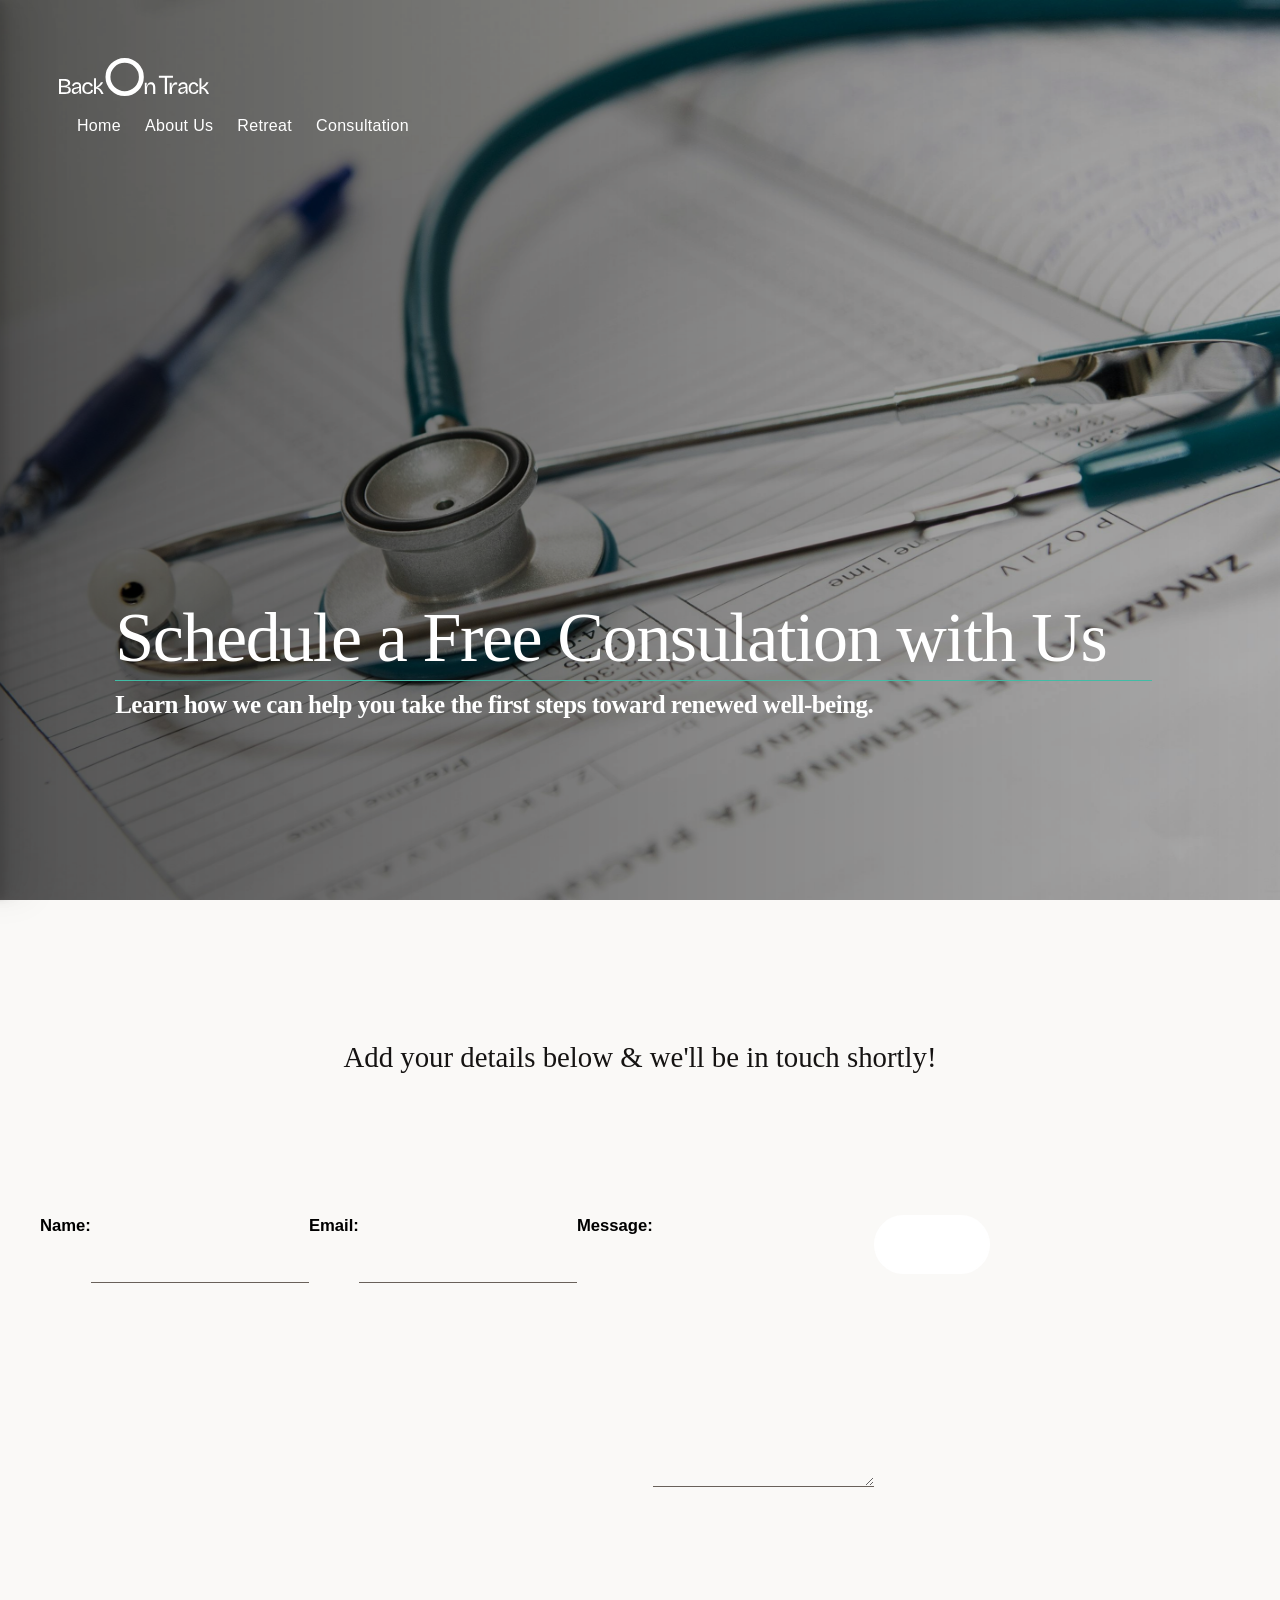
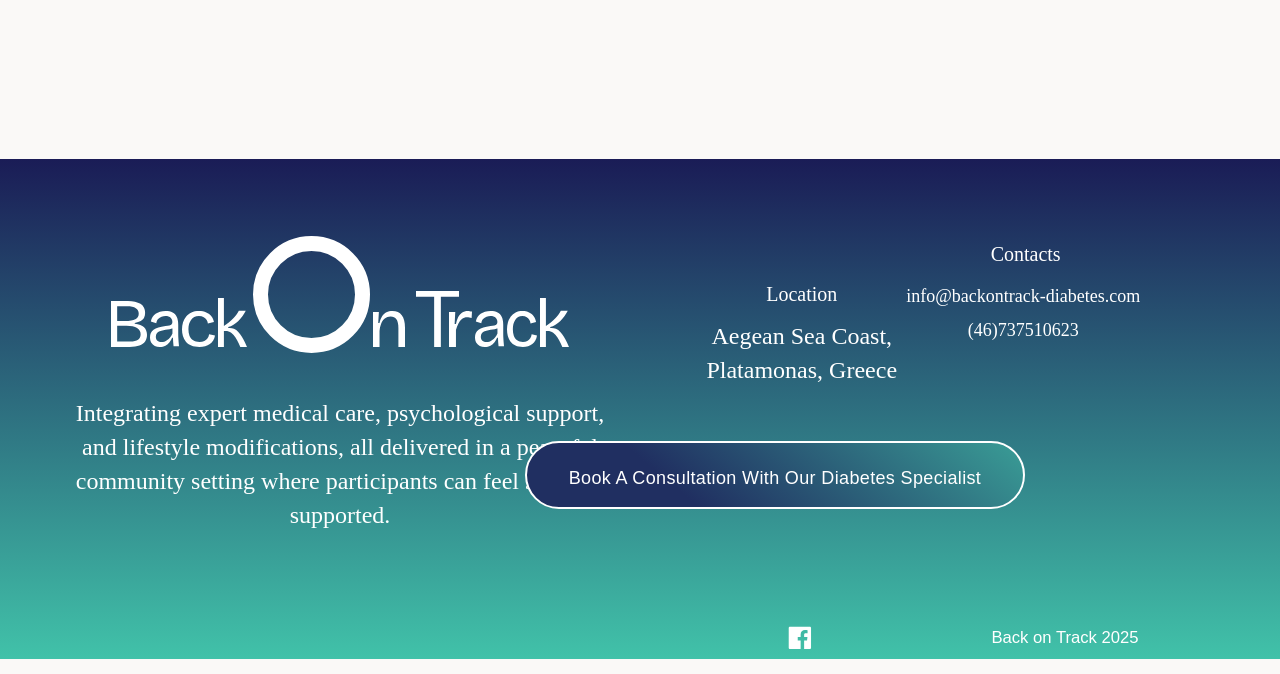
<file: consultations.html>
<!DOCTYPE html>
<html lang="en" class="no-js" >
<head>

    <!--- basic page needs
    ================================================== -->
    <meta charset="utf-8">
    <meta name="viewport" content="width=device-width, initial-scale=1">
    <title>Consultation - Back On Track</title>

    <script>
        document.documentElement.classList.remove('no-js');
        document.documentElement.classList.add('js');
    </script>

    <!-- CSS
    ================================================== -->
    <link rel="stylesheet" href="css/vendor.css">
    <link rel="stylesheet" href="css/styles.css">

    <!-- favicons
    ================================================== -->
    <link rel="ellipse 45" sizes="180x180" href="images/Ellipse 45.svg">
    <link rel="icon" type="image/png" sizes="32x32" href="images/Ellipse 45.svg">
    <link rel="icon" type="image/png" sizes="16x16" href="images/Ellipse 45.svg">
    <link rel="manifest" href="site.webmanifest">

</head>


<body id="top">

    
    <!-- preloader
    ================================================== -->
    <div id="preloader">
        <div id="loader" class="dots-fade">
            <div></div>
            <div></div>
            <div></div>
        </div>
    </div>   

    <!-- page wrap
    ================================================== -->
    <div id="page" class="s-pagewrap">

        <div class="menu-underlay"></div>
       
        <!-- # site header 
================================================== -->
<header class="s-header">
    <div class="s-header__block">
        <div class="s-header__logo">
            <a class="back-on-track logo" href="home.html">
                <img src="images/BACK ON TRACK LOGO.svg" alt="Homepage">
            </a>
        </div>
        <div class="s-header__cta">
            <ul class="s-header__nav-links">
                <li>
                    <a href="home.html" class="btn btn--primary s-header__cta-btn">Home</a>
                </li>
                <li>
                    <a href="about.html" class="btn btn--primary s-header__cta-btn">About Us</a>
                </li>
                <li>
                    <a href="retreat.html" class="btn btn--primary s-header__cta-btn">Retreat</a>
                </li>
                <li>
                    <a href="consultations.html" class="btn btn--primary s-header__cta-btn">Consultation</a>
                </li>
            </ul>
        </div>
    </div>
</header> <!-- end s-header -->

            <nav class="s-header__nav">    

                <a href="#0" class="s-header__nav-close-btn" title="close"><span>Close</span></a>

                <div class="s-header__nav-logo">
                    <a href="home.html">
                        <img src="images/Ellipse 45.svg" alt="Homepage">
                    </a>
                </div> <!-- s-header__nav-logo -->  

                <ul class="s-header__nav-links">
                    <li><a href="home.html">Home</a></li>
                    <li><a href="retreat.html">Retreats</a></li>
                    <li><a href="about.html">About</a></li>
                    <li class="current"><a href="consultation.html">Consultation</a></li>
                </ul> <!-- s-header__nav-links -->    

                <div class="s-header__nav-bottom">

                    <h6>Booking Request</h6>

                    <div class="s-header__booking">
                        <div class="s-header__booking-no"><a href="tel:+213123456">(213) 555-1234</a></div>
                    </div>

                    <ul class="s-header__nav-social social-list">
                        <li>
                            <a href="#0">
                                <svg xmlns="http://www.w3.org/2000/svg" width="24" height="24" viewBox="0 0 24 24" style="fill:rgba(0, 0, 0, 1);transform:;-ms-filter:"><path d="M20,3H4C3.447,3,3,3.448,3,4v16c0,0.552,0.447,1,1,1h8.615v-6.96h-2.338v-2.725h2.338v-2c0-2.325,1.42-3.592,3.5-3.592 c0.699-0.002,1.399,0.034,2.095,0.107v2.42h-1.435c-1.128,0-1.348,0.538-1.348,1.325v1.735h2.697l-0.35,2.725h-2.348V21H20 c0.553,0,1-0.448,1-1V4C21,3.448,20.553,3,20,3z"></path></svg>
                                <span class="u-screen-reader-text">Facebook</span>
                            </a>
                        </li>
                        <li>
                            <a href="#0">
                                <svg xmlns="http://www.w3.org/2000/svg" width="24" height="24" viewBox="0 0 24 24" style="fill:rgba(0, 0, 0, 1);transform:;-ms-filter:"><path d="M19.633,7.997c0.013,0.175,0.013,0.349,0.013,0.523c0,5.325-4.053,11.461-11.46,11.461c-2.282,0-4.402-0.661-6.186-1.809 c0.324,0.037,0.636,0.05,0.973,0.05c1.883,0,3.616-0.636,5.001-1.721c-1.771-0.037-3.255-1.197-3.767-2.793 c0.249,0.037,0.499,0.062,0.761,0.062c0.361,0,0.724-0.05,1.061-0.137c-1.847-0.374-3.23-1.995-3.23-3.953v-0.05 c0.537,0.299,1.16,0.486,1.82,0.511C3.534,9.419,2.823,8.184,2.823,6.787c0-0.748,0.199-1.434,0.548-2.032 c1.983,2.443,4.964,4.04,8.306,4.215c-0.062-0.3-0.1-0.611-0.1-0.923c0-2.22,1.796-4.028,4.028-4.028 c1.16,0,2.207,0.486,2.943,1.272c0.91-0.175,1.782-0.512,2.556-0.973c-0.299,0.935-0.936,1.721-1.771,2.22 c0.811-0.088,1.597-0.312,2.319-0.624C21.104,6.712,20.419,7.423,19.633,7.997z"></path></svg>
                                <span class="u-screen-reader-text">Twitter</span>
                            </a>
                        </li>
                        <li>
                            <a href="#0">
                                <svg xmlns="http://www.w3.org/2000/svg" width="24" height="24" viewBox="0 0 24 24" style="fill:rgba(0, 0, 0, 1);transform:;-ms-filter:"><path d="M11.999,7.377c-2.554,0-4.623,2.07-4.623,4.623c0,2.554,2.069,4.624,4.623,4.624c2.552,0,4.623-2.07,4.623-4.624 C16.622,9.447,14.551,7.377,11.999,7.377L11.999,7.377z M11.999,15.004c-1.659,0-3.004-1.345-3.004-3.003 c0-1.659,1.345-3.003,3.004-3.003s3.002,1.344,3.002,3.003C15.001,13.659,13.658,15.004,11.999,15.004L11.999,15.004z"></path><circle cx="16.806" cy="7.207" r="1.078"></circle><path d="M20.533,6.111c-0.469-1.209-1.424-2.165-2.633-2.632c-0.699-0.263-1.438-0.404-2.186-0.42 c-0.963-0.042-1.268-0.054-3.71-0.054s-2.755,0-3.71,0.054C7.548,3.074,6.809,3.215,6.11,3.479C4.9,3.946,3.945,4.902,3.477,6.111 c-0.263,0.7-0.404,1.438-0.419,2.186c-0.043,0.962-0.056,1.267-0.056,3.71c0,2.442,0,2.753,0.056,3.71 c0.015,0.748,0.156,1.486,0.419,2.187c0.469,1.208,1.424,2.164,2.634,2.632c0.696,0.272,1.435,0.426,2.185,0.45 c0.963,0.042,1.268,0.055,3.71,0.055s2.755,0,3.71-0.055c0.747-0.015,1.486-0.157,2.186-0.419c1.209-0.469,2.164-1.424,2.633-2.633 c0.263-0.7,0.404-1.438,0.419-2.186c0.043-0.962,0.056-1.267,0.056-3.71s0-2.753-0.056-3.71C20.941,7.57,20.801,6.819,20.533,6.111z M19.315,15.643c-0.007,0.576-0.111,1.147-0.311,1.688c-0.305,0.787-0.926,1.409-1.712,1.711c-0.535,0.199-1.099,0.303-1.67,0.311 c-0.95,0.044-1.218,0.055-3.654,0.055c-2.438,0-2.687,0-3.655-0.055c-0.569-0.007-1.135-0.112-1.669-0.311 c-0.789-0.301-1.414-0.923-1.719-1.711c-0.196-0.534-0.302-1.099-0.311-1.669c-0.043-0.95-0.053-1.218-0.053-3.654 c0-2.437,0-2.686,0.053-3.655c0.007-0.576,0.111-1.146,0.311-1.687c0.305-0.789,0.93-1.41,1.719-1.712 c0.534-0.198,1.1-0.303,1.669-0.311c0.951-0.043,1.218-0.055,3.655-0.055c2.437,0,2.687,0,3.654,0.055 c0.571,0.007,1.135,0.112,1.67,0.311c0.786,0.303,1.407,0.925,1.712,1.712c0.196,0.534,0.302,1.099,0.311,1.669 c0.043,0.951,0.054,1.218,0.054,3.655c0,2.436,0,2.698-0.043,3.654H19.315z"></path></svg>
                                <span class="u-screen-reader-text">Instagram</span>
                            </a>
                        </li>
                        <li>
                            <a href="#0">
                                <svg xmlns="http://www.w3.org/2000/svg" width="24" height="24" viewBox="0 0 24 24" style="fill: rgba(0, 0, 0, 1);transform: ;msFilter:;"><path d="M8.31 10.28a2.5 2.5 0 1 0 2.5 2.49 2.5 2.5 0 0 0-2.5-2.49zm0 3.8a1.31 1.31 0 1 1 0-2.61 1.31 1.31 0 1 1 0 2.61zm7.38-3.8a2.5 2.5 0 1 0 2.5 2.49 2.5 2.5 0 0 0-2.5-2.49zM17 12.77a1.31 1.31 0 1 1-1.31-1.3 1.31 1.31 0 0 1 1.31 1.3z"></path><path d="M12 2a10 10 0 1 0 10 10A10 10 0 0 0 12 2zm7.38 10.77a3.69 3.69 0 0 1-6.2 2.71L12 16.77l-1.18-1.29a3.69 3.69 0 1 1-5-5.44l-1.2-1.3H7.3a8.33 8.33 0 0 1 9.41 0h2.67l-1.2 1.31a3.71 3.71 0 0 1 1.2 2.72z"></path><path d="M14.77 9.05a7.19 7.19 0 0 0-5.54 0A4.06 4.06 0 0 1 12 12.7a4.08 4.08 0 0 1 2.77-3.65z"></path></svg>
                                <span class="u-screen-reader-text">Tripadvisor</span>
                            </a>
                        </li>
                    </ul> 
                </div> <!-- s-header__nav-bottom -->  

            </nav> <!-- end s-header__nav -->

        </header> <!-- end s-header -->

                 <!-- # main content
        ================================================== -->
        <section class="s-section" style="margin-bottom: 15px;">
            <article class="s-content">
                <!-- ## pageheader -->
                <section class="s-pageheader" 
                    style="display: flex; align-items: center; background-image: url(images/gallery/1/medical1.jpeg); 
                           background-size: cover; background-position: center; background-repeat: no-repeat; height: 100vh;">
            
                    <!-- Left Text Content -->
                    <div class="column xl-6 s-pageheader__content" 
                        style="width: 90%; padding-left: 9%; text-align: left; color: white;">
                        <h1 class="page-title" style="margin-top: 250px; font-size: 70px;">
                            Schedule a Free Consulation with Us
                        </h1>
    
                        <h1 class="page-title" style="font-size: 25px;">
                            <b style="color: #ffffff;">Learn how we can help you take the first steps toward renewed well-being.</b>
                        </h1>
                    </div>
            
                    <!-- Right Image (Just for Alignment) -->
                    <div class="column xl-10" style="width: 50%;"></div>
            
                </section> <!-- end pageheader -->
            </article>  
        
            
            <!-- ## pagecontent -->
            <section class="s-pagecontent pagecontent">

                <div class="row width-narrower pageintro text-center">
                    <div class="column xl-12">
                        <p class="lead">
                        Add your details below & we'll be in touch shortly!
                        </p>
                    </div>                       
                </div> <!-- end pageintro -->   
                
                <div class="row width-narrower content-block">
                    <div class="column xl-12">

                        <form name="rform" id="rform" class="reservation-form" method="post" action="" autocomplete="off">
                            <fieldset class="row">
                               
                                <form action="https://formspree.io/f/mqaergbr" method="POST">
                                    <label for="name">Name:</label>
                                    <input type="text" id="name" name="name" required>
                                    
                                
                                    <label for="email">Email:</label>
                                    <input type="email" id="email" name="email" required>
                                
                                    <label for="message">Message:</label>
                                    <textarea id="message" name="message" required></textarea>
                                
                                    <button type="submit">Send</button>
                                </form>

                    </div>
                </div> <!-- end content-block -->


            </section> <!-- pagecontent --> 

        </article> <!-- end main content -->


<!-- # footer ================================================== -->
<footer id="footer" class="s-footer" style="padding-top: 250px;">  

    <div class="row s-footer__main-content">

        <div class="column xl-6 md-12 s-footer__block s-footer__about"> 
            <div class="s-footer__logo">
                <a class="logo" href="home.html">
                    <img src="images/BACK ON TRACK LOGO.svg" style=margin-top:20px; alt="Homepage">
                </a>
            </div>  
            <p>
                Integrating expert medical care, psychological support, and lifestyle modifications, 
                all delivered in a peaceful community setting where participants can feel safe and supported.
            </p>               
        </div> <!-- end s-footer__about -->

        <div class="column xl-6 md-12 s-footer__block s-footer__info">
            <div class="row">
                <div class="column xl-6 lg-12" style=margin-top:40px;>
                    <h5>Location</h5>
                    <p>
                        Aegean Sea Coast, <br> Platamonas, Greece
                    </p>
                </div>
                <div class="column xl-6 lg-12" style="margin-left: -5%;">     
                    <div style="margin-left: -23%;" style="margin-top: 90%">
                        <h5>Contacts</h5>
                    </div>
                    
                    <ul class="link-list" style="font-size: 18px;">
                        <li><a href="mailto:info@backontrack-diabetes.com" style="margin-left: -70px; style="margin-right: 70px;"">info@backontrack-diabetes.com</a></li>
                        <li><a href="https://wa.me/46737510623?text=Hello!%20I%20am%20interested%20in%20the%20Back%20on%20Track%20Diabetes%20Wellness%20Retreat,%20can%20I%20schedule%20a%20consult%3F" style="margin-left: -70px; style="margin-right: 70px;">(46)737510623</a></li>
                    </ul> 
                </div>                  
                <div class="row s-footer__top row-x-center">
                    <div class="column xl-4 lg-6 tab-8 mob-12" class="s-about__content-btn" style="margin-left: -130px; margin-right: 0px; margin-top: 0px;">
                    <a href="consultations.html" class="btn btn--stroke btn--medium u-fullwidth" style="margin-top: 0%;">Book A Consultation With Our Diabetes Specialist
                    </a>
                </div>  
            </div> <!-- end s-footer__info -->

        </div> <!-- end s-footer__main-content -->             

    <div class="row s-footer__bottom">

        <div class="column xl-6 lg-12">
            <ul class="s-footer__social social-list" style="padding-top: -50px;" >
                <li>
                    <a href="https://www.facebook.com/share/17qvWDJ1uT/?mibextid=wwXIfr">
                        <svg xmlns="http://www.w3.org/2000/svg" width="24" height="24" viewBox="0 0 24 24" style="fill:rgba(0, 0, 0, 1);transform:;-ms-filter:"><path d="M20,3H4C3.447,3,3,3.448,3,4v16c0,0.552,0.447,1,1,1h8.615v-6.96h-2.338v-2.725h2.338v-2c0-2.325,1.42-3.592,3.5-3.592 c0.699-0.002,1.399,0.034,2.095,0.107v2.42h-1.435c-1.128,0-1.348,0.538-1.348,1.325v1.735h2.697l-0.35,2.725h-2.348V21H20 c0.553,0,1-0.448,1-1V4C21,3.448,20.553,3,20,3z"></path></svg>
                        <span class="u-screen-reader-text">Facebook</span>
                    </a>
                </li>

            </ul> 
        </div> <!-- end section-footer__social -->

        <div class="column xl-6 lg-12" style="padding-top: -50px;">
            <p class="ss-copyright">
                <span>Back on Track 2025</span>
            </p>
        </div>

    </div> <!-- end section-footer__bottom -->          
</footer> <!-- end s-footer -->

</div> <!-- end page-wrap -->



    


    <!-- Java Script
    ================================================== -->
    <script src="js/plugins.js"></script>
    <script src="js/main.js"></script>

    <script>
        document.addEventListener("DOMContentLoaded", function() {
            const images = document.querySelectorAll('.hero-image');
            let currentIndex = 0;
    
            function showNextImage() {
                images[currentIndex].classList.remove('active');
                images[currentIndex].style.opacity = 0;
    
                currentIndex = (currentIndex + 1) % images.length;
    
                images[currentIndex].classList.add('active');
                images[currentIndex].style.opacity = 1;
            }
    
            const intervalId = setInterval(showNextImage, 3000);
    
            images[currentIndex].classList.add('active');
            images[currentIndex].style.opacity = 1;
    
            images.forEach(image => {
                image.addEventListener('mouseover', () => clearInterval(intervalId));
                image.addEventListener('mouseout', () => setInterval(showNextImage, 3000));
            });
        });
    </script>

</body>
</html>
</file>
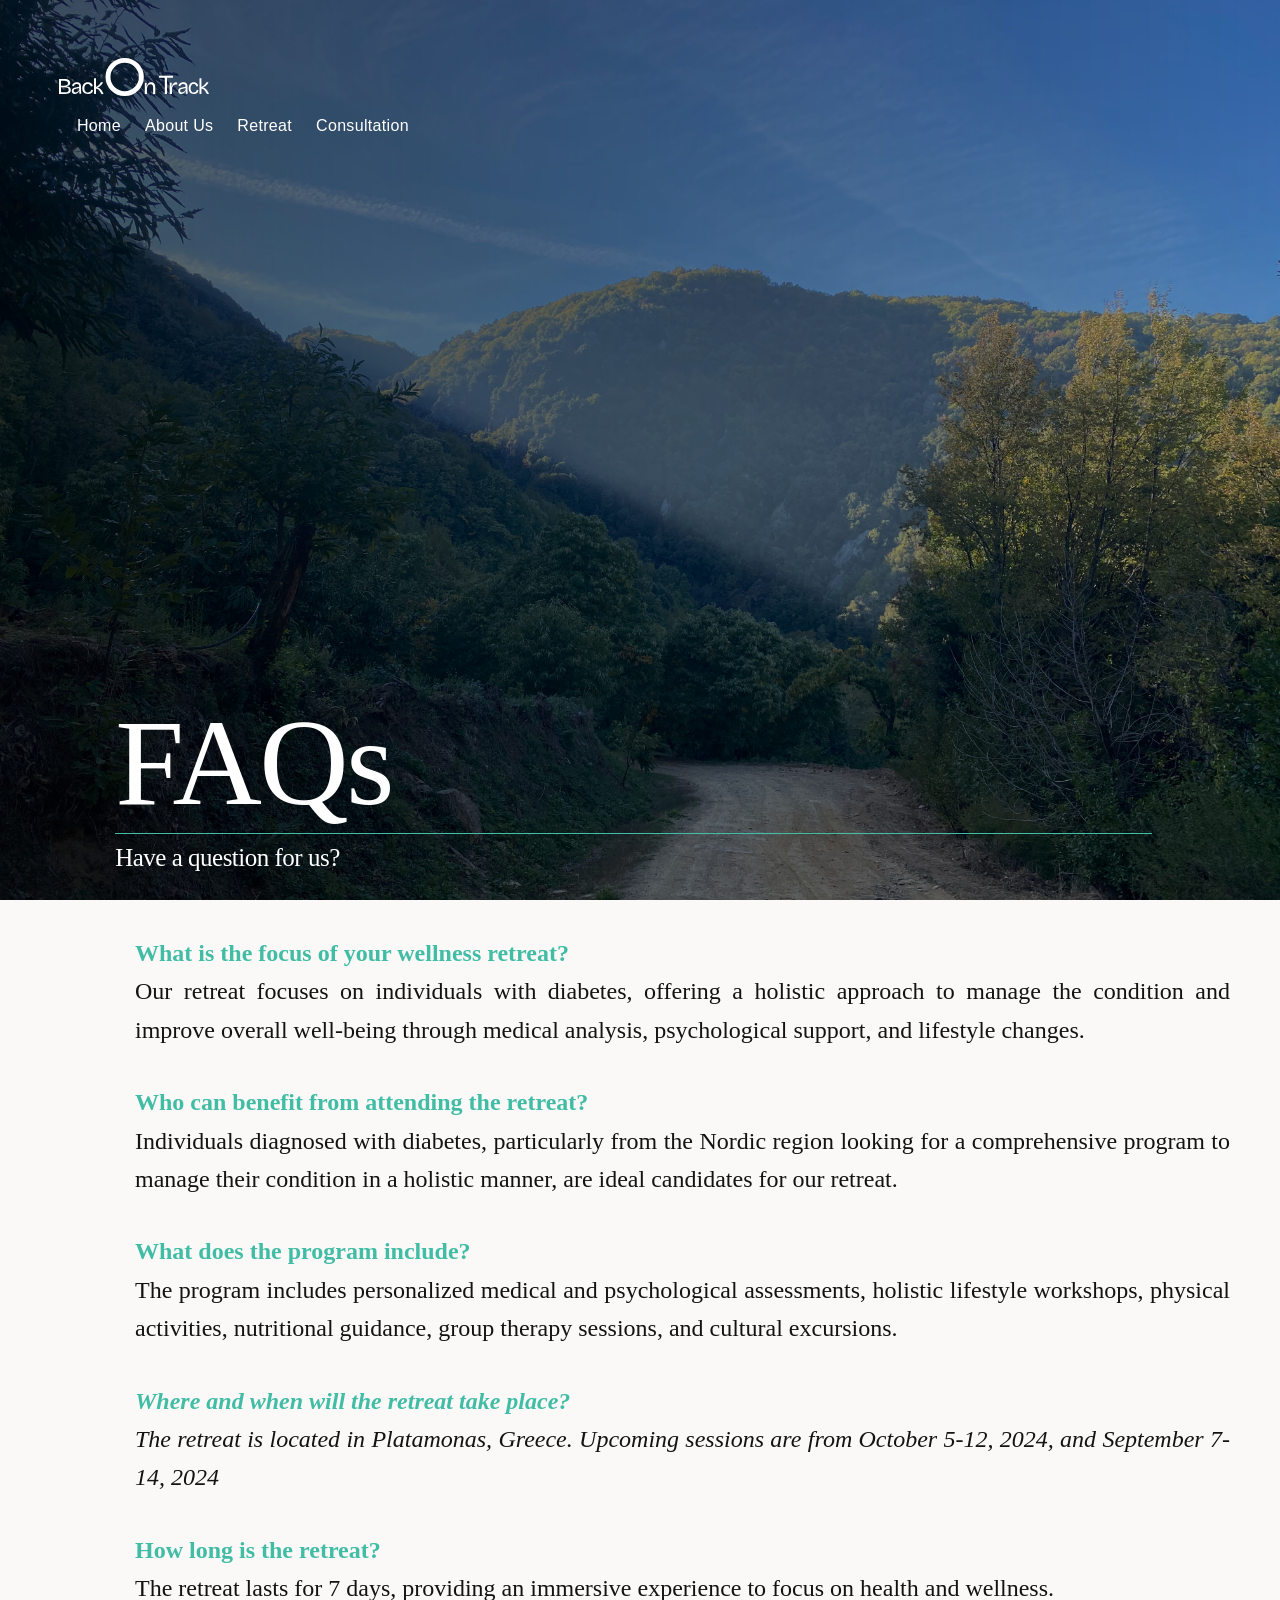
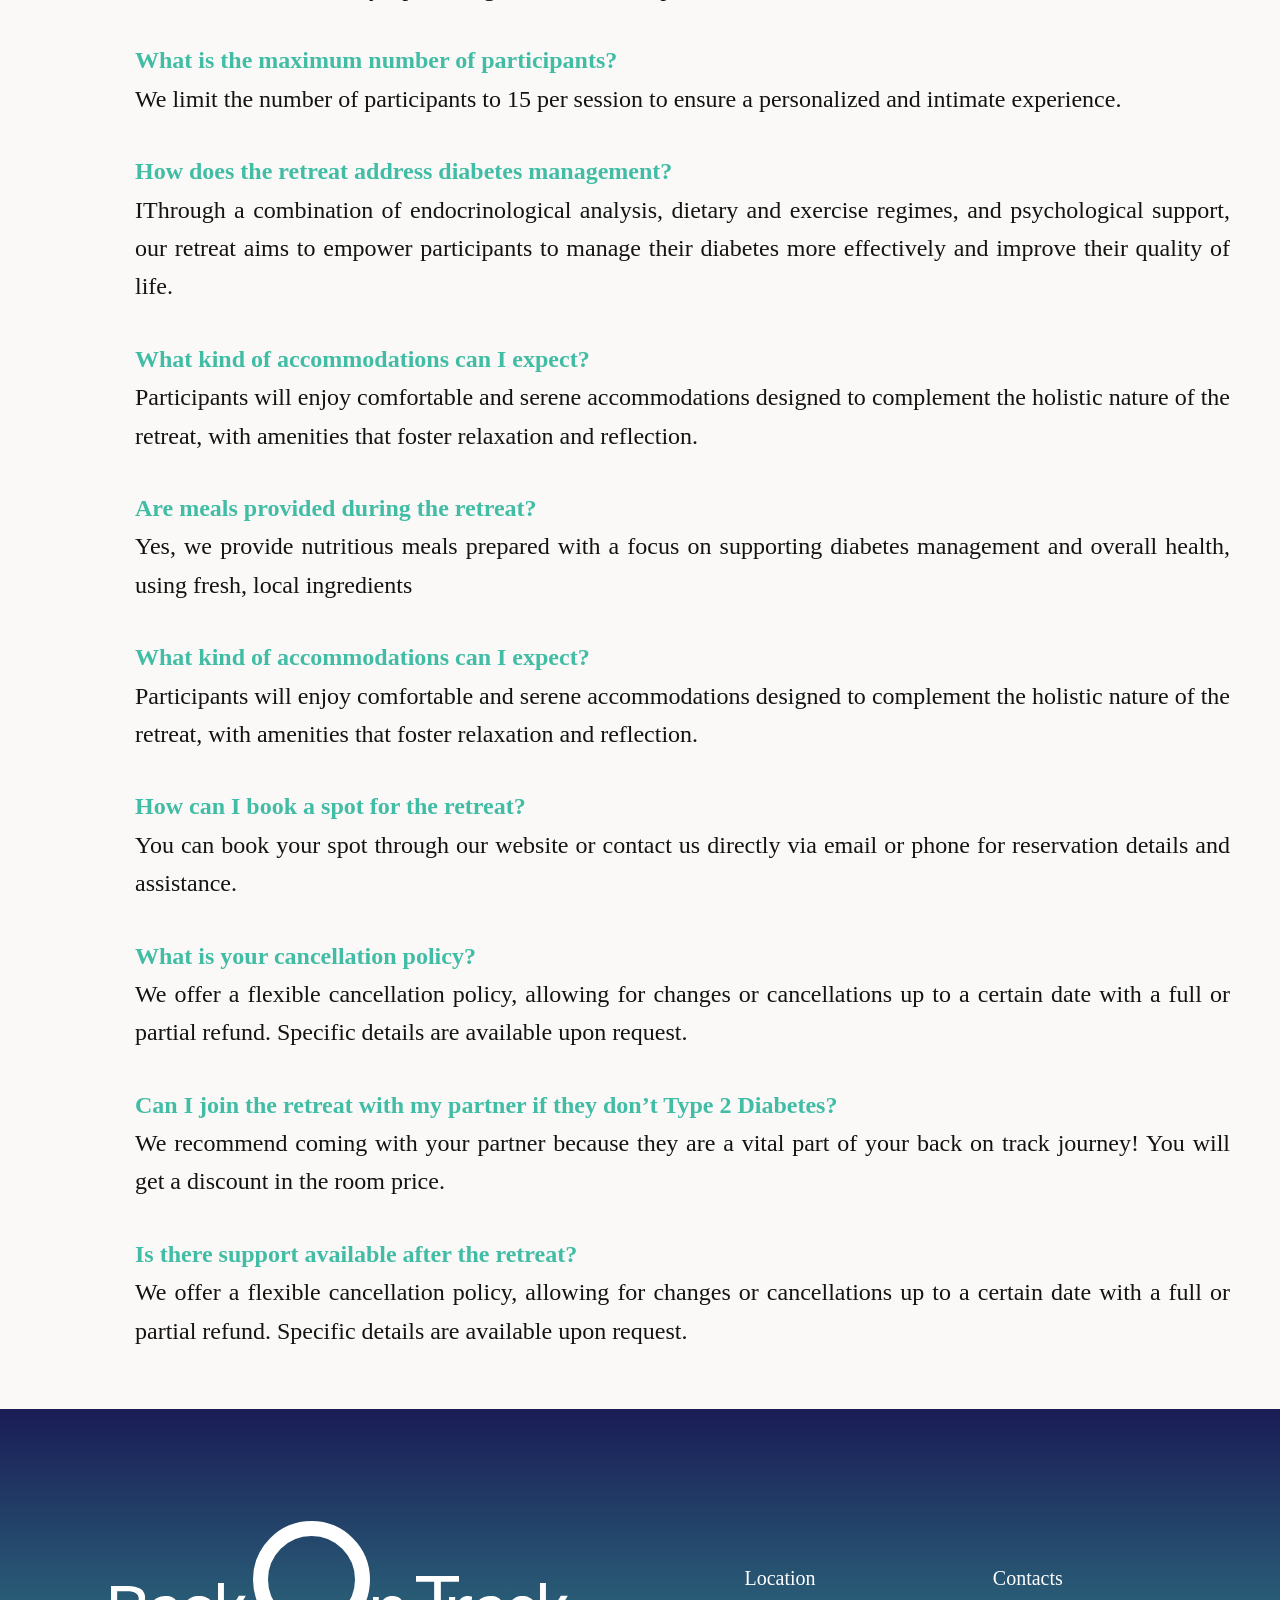
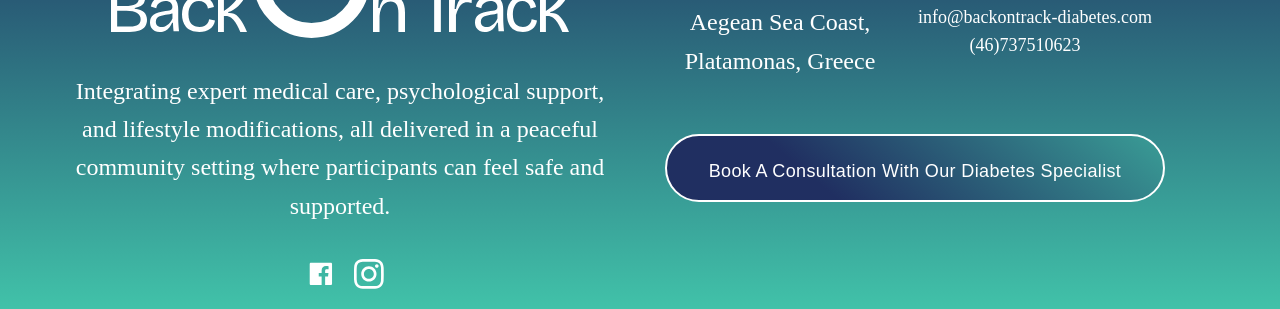
<file: FAQs.html>
<DOCTYPE html>
<html lang="en">
<head>
    <meta charset="UTF-8">
    <meta name="viewport" content="width=device-width, initial-scale=1.0">
    <title>FAQs</title>
    <script>
        document.documentElement.classList.remove('no-js');
        document.documentElement.classList.add('js');
    </script>
    <link rel="stylesheet" href="css/vendor.css">
    <link rel="stylesheet" href="css/styles.css">
    <link rel="apple-touch-icon" sizes="180x180" href="ellipse 45.svg">
    <link rel="icon" type="image/png" sizes="32x32" href="ellipse 45.svg">
    <link rel="icon" type="image/png" sizes="16x16" href="ellipse 45.svg">
    <link rel="manifest" href="site.webmanifest">


    <style>
        body {
            text-align: justify;
            line-height: 1.6;
        }
        .s-pageheader {
            display: flex;
            align-items: center;
            background-image: url(images/platamonas/Platamon.2013.jpeg);
            background-size: cover;
            background-position: center;
            background-repeat: no-repeat;
            height: 100vh;
            min-height: 100vh;
        }
        .s-pageheader__content {
            width: 90%;
            padding-left: 9%;
            text-align: left;
            color: white;
            margin-top: 250px;
        }
        .row.width-narrow.content-block {
            text-align: center;
            display: flex;
            flex-direction: column;
            align-items: center;
            margin-bottom: 15px;
            margin-top: auto;
        }
        .grid-list-items.list-items {
            display: flex;
            justify-content: center;
        }

        /* Mobile and Tablet Styles */
        @media (max-width: 1024px) {
            .hide-on-mobile-tablet {
                display: none !important;
            }
            .s-pageheader {
                height: auto !important;
                padding: 20px;
                text-align: center;
                flex-direction: column !important;
            }
            .s-pageheader__content {
                width: 100% !important;
                padding-left: 0 !important;
                text-align: center;
                margin-top: auto !important;
            }
            .page-title {
                font-size: 24px !important;
                margin-top: 10px !important;
            }
            .column.xl-10 {
                display: none !important;
            }
            .row.width-narrow.content-block {
                flex-direction: column !important;
                align-items: center !important;
                text-align: justify !important;
            }
            .menu-list {
                margin-left: -10px !important;
                margin-right: 0 !important;
            }
            .cta-block {
                margin-left: 0 !important;
                margin-right: 0 !important;
                padding: 10px !important;
            }
            .attention-getter {
                font-size: 16px !important;
                text-align: justify !important;
            }
            .btn {
                font-size: 16px !important;
                padding: 10px 20px !important;
                width: 100% !important;
            }
        }
        /* Desktop Styles */
        @media (min-width: 1025px) {
            .hide-on-desktop {
                display: none !important;
            }
        }
    </style>
</head>
<body id="top">
    <div id="preloader">
        <div id="loader" class="dots-fade">
            <div></div>
            <div></div>
            <div></div>
        </div>
    </div>
    <div id="page" class="s-pagewrap">
        <div class="menu-underlay"></div>
        <header class="s-header">
            <div class="s-header__block">
                <div class="s-header__logo">
                    <a class="back-on-track logo" href="index.html">
                        <img src="images/BACK ON TRACK LOGO.svg" alt="Homepage">
                    </a>
                </div>
                <div class="s-header__cta">
                    <ul class="s-header__nav-links">
                        <li><a href="index.html" class="btn btn--primary s-header__cta-btn">Home</a></li>
                        <li><a href="about.html" class="btn btn--primary s-header__cta-btn">About Us</a></li>
                        <li><a href="retreat.html" class="btn btn--primary s-header__cta-btn">Retreat</a></li>
                        <li><a href="consultations.html" class="btn btn--primary s-header__cta-btn">Consultation</a></li>
                    </ul>
                </div>
            </div>
        </header>
            
            </header> <!-- end s-header -->            
        

         <!-- # main content
        ================================================== -->
        <section class="s-section" style="margin-bottom: 25px;">
        <article class="s-content">
            <!-- ## pageheader -->
            <section class="s-pageheader" 
                style="display: flex; align-items: center; background-image: url(images/gallery/1/mountain\ near\ hotel.jpeg); 
                       background-size: cover; background-position: center; background-repeat: no-repeat; height: 100vh;">
        
                <!-- Left Text Content -->
                <div class="column xl-6 s-pageheader__content" 
                    style="width: 90%; padding-left: 9%; text-align: left; color: white;">
                    <h1 class="page-title" style="margin-top: 250px;">
                        FAQs
                    </h1>

                    <h1 class="page-title" style="font-size: 25px;">
                        Have a question for us?                   </h1>
                </div>
            </section> <!-- end pageheader -->
        </article>  

                    
    
             

        <div id="target-section"></div>
        <div class="row u-add-bottom" style="margin-left: 25px; margin-right: 25px;"></div>
        <section id="target-section" style="margin-left: 25px; margin-right: 25px;">
            <dl class="dictionary-style" style="margin-left: 110px; margin-right: 25px;">
                <dt><strong>What is the focus of your wellness retreat?</strong></dt>
                <br>
                        <p1>Our retreat focuses on individuals with diabetes, offering a holistic approach to manage the condition and improve overall well-being through medical analysis, psychological support, and lifestyle changes.    
                        </p1>
                </dl>

                <dl class="dictionary-style" style="margin-left: 110px; margin-right: 25px;">
                    <dt><strong>Who can benefit from attending the retreat?<br>
                    </strong></dt>
                        <p1>Individuals diagnosed with diabetes, particularly from the Nordic region looking for a comprehensive program to manage their condition in a holistic manner, are ideal candidates for our retreat.
                </dl>
                

                <dl class="dictionary-style" style="margin-left: 110px; margin-right: 25px;">
                    <dt><strong>What does the program include?<br>
                    </strong></dt>
                        <p1>The program includes personalized medical and psychological assessments, holistic lifestyle workshops, physical activities, nutritional guidance, group therapy sessions, and cultural excursions.
                    </dl>

                    <dl class="dictionary-style" style="margin-left: 110px; margin-right: 25px;">
                        <dt><strong style="font-style: italic;">Where and when will the retreat take place?<br>
                    </strong></dt>
                        <p1  style="font-style: italic;">The retreat is located in Platamonas, Greece. Upcoming sessions are from October 5-12, 2024, and September 7-14, 2024
                </dl>

                <dl class="dictionary-style" style="margin-left: 110px; margin-right: 25px;">
                    <dt><strong>How long is the retreat?<br>
                    </strong></dt>
                        <p1>The retreat lasts for 7 days, providing an immersive experience to focus on health and wellness.
                </dl>

                <dl class="dictionary-style" style="margin-left: 110px; margin-right: 25px;">
                    <dt><strong>What is the maximum number of participants?<br>
                    </strong></dt>
                        <p1>We limit the number of participants to 15 per session to ensure a personalized and intimate experience.
                </dl>

                <dl class="dictionary-style" style="margin-left: 110px; margin-right: 25px;">
                    <dt><strong>How does the retreat address diabetes management? <br>
                    </strong></dt>
                        <p1>IThrough a combination of endocrinological analysis, dietary and exercise regimes, and psychological support, our retreat aims to empower participants to manage their diabetes more effectively and improve their quality of life.
                        </dl>

                    <dl class="dictionary-style" style="margin-left: 110px; margin-right: 25px;">
                            <dt><strong>What kind of accommodations can I expect? <br>
                    </strong></dt>
                        <p1>Participants will enjoy comfortable and serene accommodations designed to complement the holistic nature of the retreat, with amenities that foster relaxation and reflection.
                        </dl>

                    <dl class="dictionary-style" style="margin-left: 110px; margin-right: 25px;">
                            <dt><strong>Are meals provided during the retreat? <br>
                    </strong></dt>
                        <p1>Yes, we provide nutritious meals prepared with a focus on supporting diabetes management and overall health, using fresh, local ingredients
                        </dl>

                    <dl class="dictionary-style" style="margin-left: 110px; margin-right: 25px;">
                            <dt><strong>What kind of accommodations can I expect? <br>
                    </strong></dt>
                        <p1>Participants will enjoy comfortable and serene accommodations designed to complement the holistic nature of the retreat, with amenities that foster relaxation and reflection.
                        </dl>

                    <dl class="dictionary-style" style="margin-left: 110px; margin-right: 25px;">
                            <dt><strong>How can I book a spot for the retreat?<br>
                    </strong></dt>
                        <p1>You can book your spot through our website or contact us directly via email or phone for reservation details and assistance.
                        </dl>

                    <dl class="dictionary-style" style="margin-left: 110px; margin-right: 25px;">
                            <dt><strong>What is your cancellation policy?
                        <br>
                    </strong></dt>
                        <p1>We offer a flexible cancellation policy, allowing for changes or cancellations up to a certain date with a full or partial refund. Specific details are available upon request.
                        </dl>

                    <dl class="dictionary-style" style="margin-left: 110px; margin-right: 25px;">
                            <dt><strong>Can I join the retreat with my partner if they don’t Type 2 Diabetes?

                        <br>
                    </strong></dt>
                        <p1>We recommend coming with your partner because they are a vital part of your back on track journey! You will get a discount in the room price.
                        </dl>

                    <dl class="dictionary-style" style="margin-left: 110px; margin-right: 25px;">
                            <dt><strong>Is there support available after the retreat?
                        <br>
                    </strong></dt>
                        <p1>We offer a flexible cancellation policy, allowing for changes or cancellations up to a certain date with a full or partial refund. Specific details are available upon request.
                        </dl>
            </div>
        </section>
        

        
        </div> <!-- end content-block -->

        </section> <!-- pagecontent --> 

        </article> <!-- end main content -->


<!-- # footer ================================================== -->
<div class="hide-on-mobile-tablet">
    <footer id="footer" class="s-footer" style="padding-top: 250px;">  
    
        <div class="row s-footer__main-content">
    
            <div class="column xl-6 md-12 s-footer__block s-footer__about"> 
                <div class="s-footer__logo">
                    <a class="logo" href="home.html">
                        <img src="images/BACK ON TRACK LOGO.svg" style=margin-top:20px; alt="Homepage">
                    </a>
                </div>  
                <p>
                    Integrating expert medical care, psychological support, and lifestyle modifications, 
                    all delivered in a peaceful community setting where participants can feel safe and supported.
                </p>               
                <ul class="s-footer__social social-list" style="padding-top: -50px;">
                    <li>
                        <a href="hhttps://www.facebook.com/profile.php?id=61573658109081">
                            <svg xmlns="http://www.w3.org/2000/svg" width="24" height="24" viewBox="0 0 24 24" style="fill:rgba(0, 0, 0, 1);transform:;-ms-filter:"><path d="M20,3H4C3.447,3,3,3.448,3,4v16c0,0.552,0.447,1,1,1h8.615v-6.96h-2.338v-2.725h2.338v-2c0-2.325,1.42-3.592,3.5-3.592 c0.699-0.002,1.399,0.034,2.095,0.107v2.42h-1.435c-1.128,0-1.348,0.538-1.348,1.325v1.735h2.697l-0.35,2.725h-2.348V21H20 c0.553,0,1-0.448,1-1V4C21,3.448,20.553,3,20,3z"></path></svg>
                            <span class="u-screen-reader-text">Facebook</span>
                        </a>
                    </li>
                    <li>
                        <a href="https://www.instagram.com/back_on_track_diabetes?igsh=MW1scXJlcmt6cWdr&utm_source=qr">
                            <svg xmlns="http://www.w3.org/2000/svg" width="20" height="20" viewBox="0 0 24 24" style="fill:rgba(0, 0, 0, 1);transform:;-ms-filter:">
                                <path d="M12 2.163c3.204 0 3.584.012 4.85.07 3.252.148 4.771 1.691 4.919 4.919.058 1.265.069 1.645.069 4.849 0 3.205-.012 3.584-.069 4.849-.149 3.225-1.664 4.771-4.919 4.919-1.266.058-1.644.07-4.85.07-3.204 0-3.584-.012-4.849-.07-3.26-.149-4.771-1.699-4.919-4.92-.058-1.265-.07-1.644-.07-4.849 0-3.204.013-3.583.07-4.849.149-3.227 1.664-4.771 4.919-4.919 1.266-.057 1.645-.069 4.849-.069zm0-2.163c-3.259 0-3.667.014-4.947.072-4.358.2-6.78 2.618-6.98 6.98-.059 1.281-.073 1.689-.073 4.948 0 3.259.014 3.668.072 4.948.2 4.358 2.618 6.78 6.98 6.98 1.281.058 1.689.072 4.948.072 3.259 0 3.668-.014 4.948-.072 4.354-.2 6.782-2.618 6.979-6.98.059-1.28.073-1.689.073-4.948 0-3.259-.014-3.667-.072-4.947-.196-4.354-2.617-6.78-6.979-6.98-1.281-.059-1.69-.073-4.949-.073zm0 5.838c-3.403 0-6.162 2.759-6.162 6.162s2.759 6.163 6.162 6.163 6.162-2.759 6.162-6.163c0-3.403-2.759-6.162-6.162-6.162zm0 10.162c-2.209 0-4-1.79-4-4 0-2.209 1.791-4 4-4s4 1.791 4 4c0 2.21-1.791 4-4 4zm6.406-11.845c-.796 0-1.441.645-1.441 1.44s.645 1.44 1.441 1.44c.795 0 1.439-.645 1.439-1.44s-.644-1.44-1.439-1.44z"></path>
                            </svg>
                            <span class="u-screen-reader-text">Instagram</span>
                        </a>
                    </li>
    
                </ul> 
            </div> <!-- end s-footer__about -->
    
            <div class="column xl-6 md-12 s-footer__block s-footer__info">
                <div class="row">
                    <div class="column xl-6 lg-12" style=margin-top:40px;>
                        <h5>Location</h5>
                        <p>
                            Aegean Sea Coast, <br> Platamonas, Greece
                        </p>
                    </div>

                    <div class="column xl-6 lg-12" style="margin-top: 7%;">     
                        <div style="margin-left: -23%;">
                            <h5 >Contacts</h5>
                        </div>
                        <ul class="link-list" style="font-size: 18px;">
                            <li><a href="mailto:info@backontrack-diabetes.com" style="margin-left: -50px; style="margin-right: -20px;"">info@backontrack-diabetes.com</a></li>
                            <li><a href="https://wa.me/46737510623?text=Hello!%20I%20am%20interested%20in%20the%20Back%20on%20Track%20Diabetes%20Wellness%20Retreat,%20can%20I%20schedule%20a%20consult%3F" style="margin-left: -70px; style="margin-right: 70px;">(46)737510623</a></li>
                        </ul> 
                    </div>                  
                    <div class="row s-footer__top row-x-center">
                        <div class="column xl-4 lg-6 tab-8 mob-12" class="s-about__content-btn" style="margin-left: 30px; margin-right: -10px; margin-top: 0px;">
                        <a href="consultations.html" class="btn btn--stroke btn--medium u-fullwidth" style="margin-top: 0%;">Book A Consultation With Our Diabetes Specialist
                        </a>
                    </div>  
                </div> <!-- end s-footer__info -->
    
            </div> <!-- end s-footer__main-content -->             
        
        </div> <!-- end section-footer__bottom -->          
    </footer> <!-- end s-footer -->
    
    </div> <!-- end page-wrap -->
    
    
    
    
    
    
    
        <!-- Java Script
        ================================================== -->
        <script src="js/plugins.js"></script>
        <script src="js/main.js"></script>
    
        <script>
            document.addEventListener("DOMContentLoaded", function() {
                const images = document.querySelectorAll('.hero-image');
                let currentIndex = 0;
        
                function showNextImage() {
                    images[currentIndex].classList.remove('active');
                    images[currentIndex].style.opacity = 0;
        
                    currentIndex = (currentIndex + 1) % images.length;
        
                    images[currentIndex].classList.add('active');
                    images[currentIndex].style.opacity = 1;
                }
        
                const intervalId = setInterval(showNextImage, 3000);
        
                images[currentIndex].classList.add('active');
                images[currentIndex].style.opacity = 1;
        
                images.forEach(image => {
                    image.addEventListener('mouseover', () => clearInterval(intervalId));
                    image.addEventListener('mouseout', () => setInterval(showNextImage, 3000));
                });
            });
        </script>
    
    </body>
    </html>
</file>
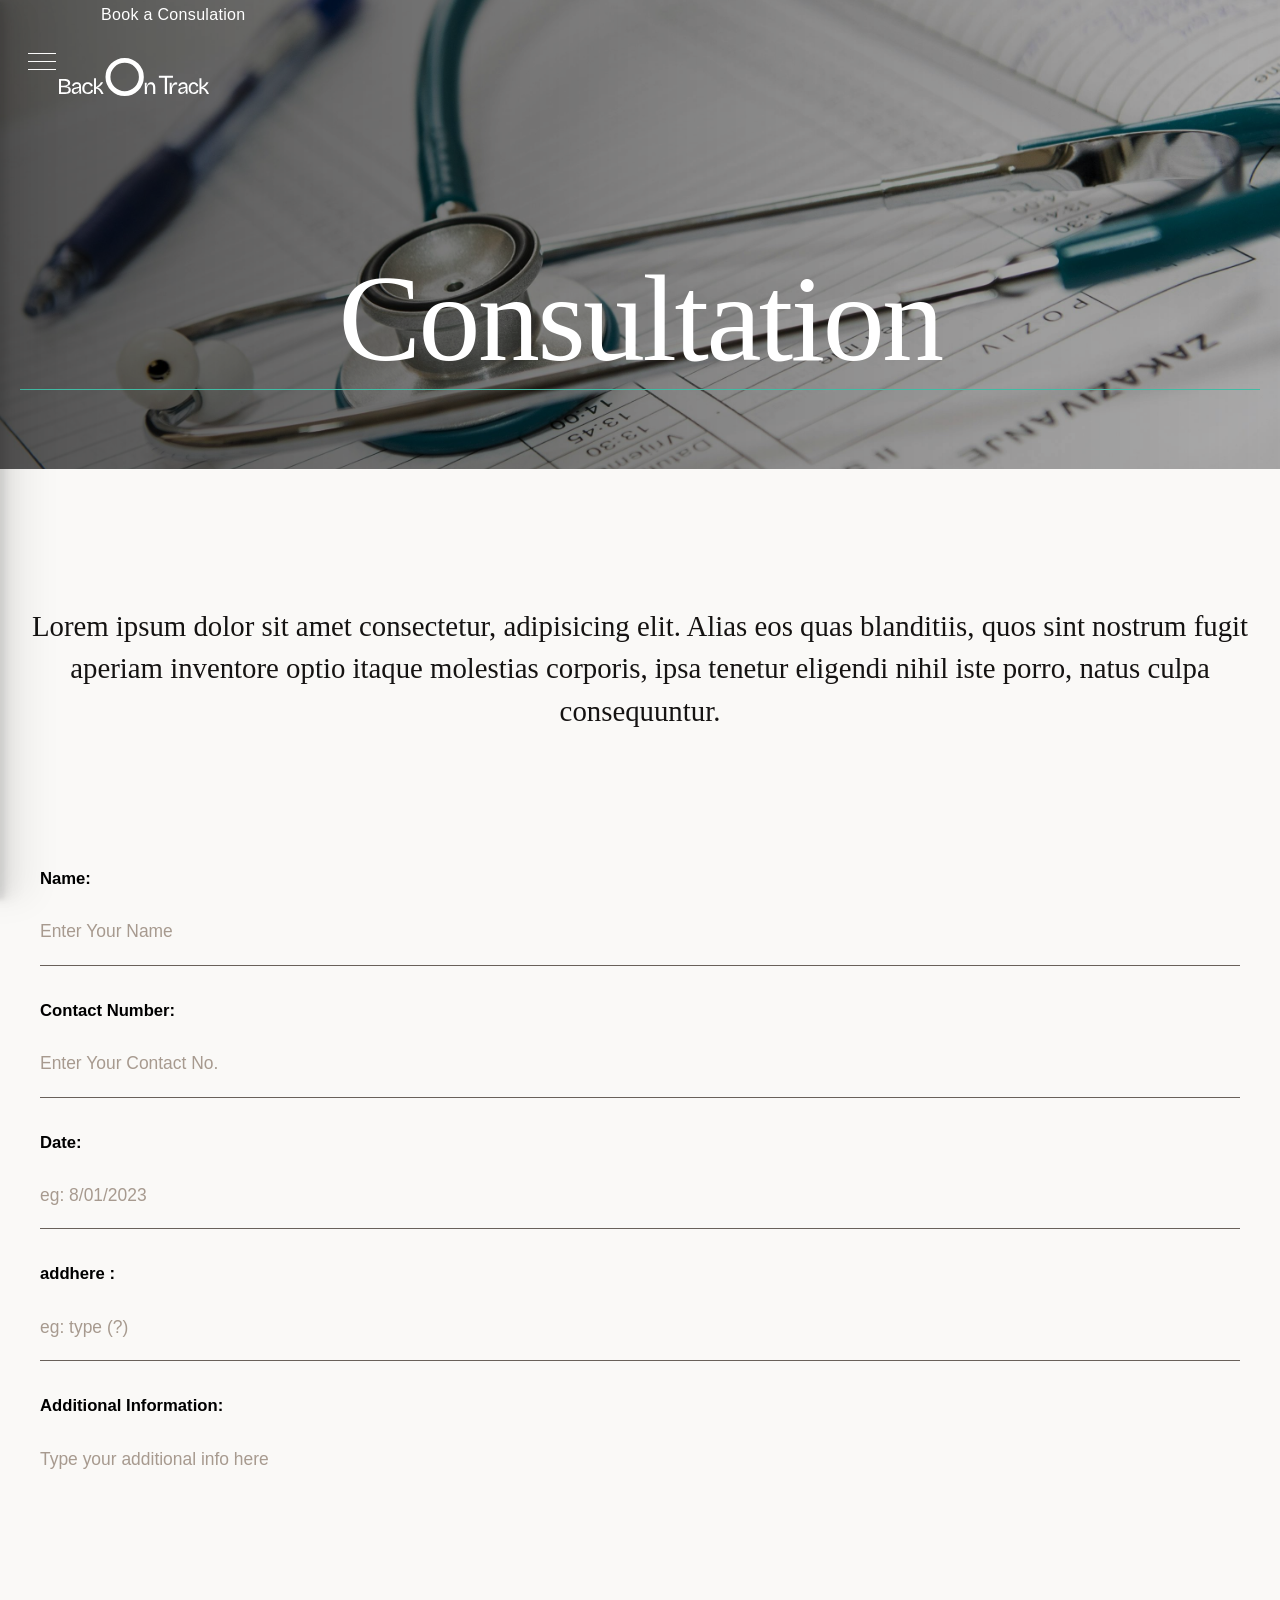
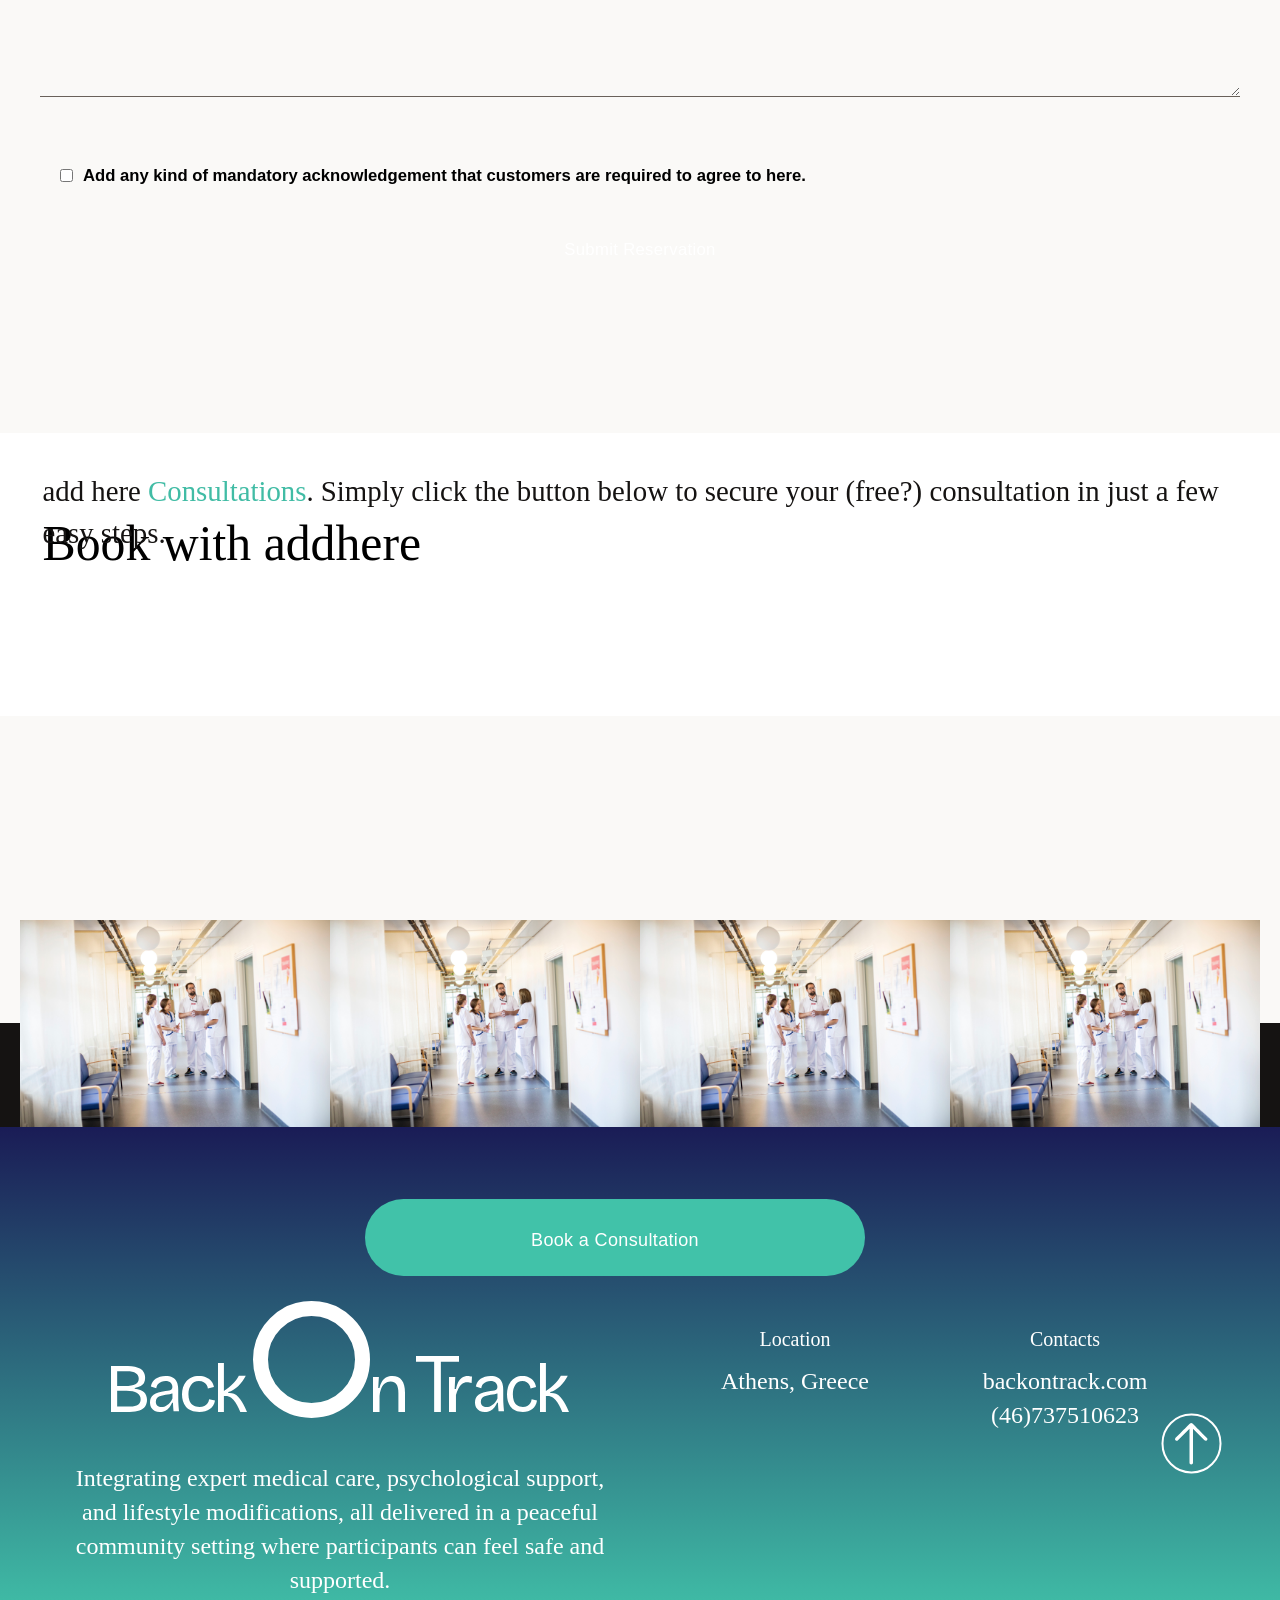
<file: reservations.html>
<!DOCTYPE html>
<html lang="en" class="no-js" >
<head>

    <!--- basic page needs
    ================================================== -->
    <meta charset="utf-8">
    <meta name="viewport" content="width=device-width, initial-scale=1">
    <title>Consultation - Back On Track</title>

    <script>
        document.documentElement.classList.remove('no-js');
        document.documentElement.classList.add('js');
    </script>

    <!-- CSS
    ================================================== -->
    <link rel="stylesheet" href="css/vendor.css">
    <link rel="stylesheet" href="css/styles.css">

    <!-- favicons
    ================================================== -->
    <link rel="ellipse 45" sizes="180x180" href="images/Ellipse 45.svg">
    <link rel="icon" type="image/png" sizes="32x32" href="images/Ellipse 45.svg">
    <link rel="icon" type="image/png" sizes="16x16" href="images/Ellipse 45.svg">
    <link rel="manifest" href="site.webmanifest">

</head>


<body id="top">

    
    <!-- preloader
    ================================================== -->
    <div id="preloader">
        <div id="loader" class="dots-fade">
            <div></div>
            <div></div>
            <div></div>
        </div>
    </div>   

    <!-- page wrap
    ================================================== -->
    <div id="page" class="s-pagewrap">

        <div class="menu-underlay"></div>

        <!-- # site header 
        ================================================== -->
        <header class="s-header">

            <div class="s-header__block">

                <div class="s-header__logo">
                    <a class="back on track logo" href="index.html">
                        <img src="images/BACK ON TRACK LOGO.svg" alt="Homepage">
                    </a>
                </div>

                <a class="s-header__menu-toggle" href="#0"><span>Browse</span></a>

                <div class="s-header__cta">
                    <a href="consultation.html" class="btn btn--primary s-header__cta-btn">Book a Consulation</a>                        
                </div>

            </div> <!-- end s-header__block -->

            <nav class="s-header__nav">    

                <a href="#0" class="s-header__nav-close-btn" title="close"><span>Close</span></a>

                <div class="s-header__nav-logo">
                    <a href="index.html">
                        <img src="images/Ellipse 45.svg" alt="Homepage">
                    </a>
                </div> <!-- s-header__nav-logo -->  

                <ul class="s-header__nav-links">
                    <li><a href="index.html">Home</a></li>
                    <li><a href="retreats.html">Retreats</a></li>
                    <li><a href="about.html">About</a></li>
                    <li class="current"><a href="consultation.html">Consultation</a></li>
                </ul> <!-- s-header__nav-links -->    

                <div class="s-header__nav-bottom">

                    <h6>Booking Request</h6>

                    <div class="s-header__booking">
                        <div class="s-header__booking-no"><a href="tel:+213123456">(213) 555-1234</a></div>
                    </div>

                    <ul class="s-header__nav-social social-list">
                        <li>
                            <a href="#0">
                                <svg xmlns="http://www.w3.org/2000/svg" width="24" height="24" viewBox="0 0 24 24" style="fill:rgba(0, 0, 0, 1);transform:;-ms-filter:"><path d="M20,3H4C3.447,3,3,3.448,3,4v16c0,0.552,0.447,1,1,1h8.615v-6.96h-2.338v-2.725h2.338v-2c0-2.325,1.42-3.592,3.5-3.592 c0.699-0.002,1.399,0.034,2.095,0.107v2.42h-1.435c-1.128,0-1.348,0.538-1.348,1.325v1.735h2.697l-0.35,2.725h-2.348V21H20 c0.553,0,1-0.448,1-1V4C21,3.448,20.553,3,20,3z"></path></svg>
                                <span class="u-screen-reader-text">Facebook</span>
                            </a>
                        </li>
                        <li>
                            <a href="#0">
                                <svg xmlns="http://www.w3.org/2000/svg" width="24" height="24" viewBox="0 0 24 24" style="fill:rgba(0, 0, 0, 1);transform:;-ms-filter:"><path d="M19.633,7.997c0.013,0.175,0.013,0.349,0.013,0.523c0,5.325-4.053,11.461-11.46,11.461c-2.282,0-4.402-0.661-6.186-1.809 c0.324,0.037,0.636,0.05,0.973,0.05c1.883,0,3.616-0.636,5.001-1.721c-1.771-0.037-3.255-1.197-3.767-2.793 c0.249,0.037,0.499,0.062,0.761,0.062c0.361,0,0.724-0.05,1.061-0.137c-1.847-0.374-3.23-1.995-3.23-3.953v-0.05 c0.537,0.299,1.16,0.486,1.82,0.511C3.534,9.419,2.823,8.184,2.823,6.787c0-0.748,0.199-1.434,0.548-2.032 c1.983,2.443,4.964,4.04,8.306,4.215c-0.062-0.3-0.1-0.611-0.1-0.923c0-2.22,1.796-4.028,4.028-4.028 c1.16,0,2.207,0.486,2.943,1.272c0.91-0.175,1.782-0.512,2.556-0.973c-0.299,0.935-0.936,1.721-1.771,2.22 c0.811-0.088,1.597-0.312,2.319-0.624C21.104,6.712,20.419,7.423,19.633,7.997z"></path></svg>
                                <span class="u-screen-reader-text">Twitter</span>
                            </a>
                        </li>
                        <li>
                            <a href="#0">
                                <svg xmlns="http://www.w3.org/2000/svg" width="24" height="24" viewBox="0 0 24 24" style="fill:rgba(0, 0, 0, 1);transform:;-ms-filter:"><path d="M11.999,7.377c-2.554,0-4.623,2.07-4.623,4.623c0,2.554,2.069,4.624,4.623,4.624c2.552,0,4.623-2.07,4.623-4.624 C16.622,9.447,14.551,7.377,11.999,7.377L11.999,7.377z M11.999,15.004c-1.659,0-3.004-1.345-3.004-3.003 c0-1.659,1.345-3.003,3.004-3.003s3.002,1.344,3.002,3.003C15.001,13.659,13.658,15.004,11.999,15.004L11.999,15.004z"></path><circle cx="16.806" cy="7.207" r="1.078"></circle><path d="M20.533,6.111c-0.469-1.209-1.424-2.165-2.633-2.632c-0.699-0.263-1.438-0.404-2.186-0.42 c-0.963-0.042-1.268-0.054-3.71-0.054s-2.755,0-3.71,0.054C7.548,3.074,6.809,3.215,6.11,3.479C4.9,3.946,3.945,4.902,3.477,6.111 c-0.263,0.7-0.404,1.438-0.419,2.186c-0.043,0.962-0.056,1.267-0.056,3.71c0,2.442,0,2.753,0.056,3.71 c0.015,0.748,0.156,1.486,0.419,2.187c0.469,1.208,1.424,2.164,2.634,2.632c0.696,0.272,1.435,0.426,2.185,0.45 c0.963,0.042,1.268,0.055,3.71,0.055s2.755,0,3.71-0.055c0.747-0.015,1.486-0.157,2.186-0.419c1.209-0.469,2.164-1.424,2.633-2.633 c0.263-0.7,0.404-1.438,0.419-2.186c0.043-0.962,0.056-1.267,0.056-3.71s0-2.753-0.056-3.71C20.941,7.57,20.801,6.819,20.533,6.111z M19.315,15.643c-0.007,0.576-0.111,1.147-0.311,1.688c-0.305,0.787-0.926,1.409-1.712,1.711c-0.535,0.199-1.099,0.303-1.67,0.311 c-0.95,0.044-1.218,0.055-3.654,0.055c-2.438,0-2.687,0-3.655-0.055c-0.569-0.007-1.135-0.112-1.669-0.311 c-0.789-0.301-1.414-0.923-1.719-1.711c-0.196-0.534-0.302-1.099-0.311-1.669c-0.043-0.95-0.053-1.218-0.053-3.654 c0-2.437,0-2.686,0.053-3.655c0.007-0.576,0.111-1.146,0.311-1.687c0.305-0.789,0.93-1.41,1.719-1.712 c0.534-0.198,1.1-0.303,1.669-0.311c0.951-0.043,1.218-0.055,3.655-0.055c2.437,0,2.687,0,3.654,0.055 c0.571,0.007,1.135,0.112,1.67,0.311c0.786,0.303,1.407,0.925,1.712,1.712c0.196,0.534,0.302,1.099,0.311,1.669 c0.043,0.951,0.054,1.218,0.054,3.655c0,2.436,0,2.698-0.043,3.654H19.315z"></path></svg>
                                <span class="u-screen-reader-text">Instagram</span>
                            </a>
                        </li>
                        <li>
                            <a href="#0">
                                <svg xmlns="http://www.w3.org/2000/svg" width="24" height="24" viewBox="0 0 24 24" style="fill: rgba(0, 0, 0, 1);transform: ;msFilter:;"><path d="M8.31 10.28a2.5 2.5 0 1 0 2.5 2.49 2.5 2.5 0 0 0-2.5-2.49zm0 3.8a1.31 1.31 0 1 1 0-2.61 1.31 1.31 0 1 1 0 2.61zm7.38-3.8a2.5 2.5 0 1 0 2.5 2.49 2.5 2.5 0 0 0-2.5-2.49zM17 12.77a1.31 1.31 0 1 1-1.31-1.3 1.31 1.31 0 0 1 1.31 1.3z"></path><path d="M12 2a10 10 0 1 0 10 10A10 10 0 0 0 12 2zm7.38 10.77a3.69 3.69 0 0 1-6.2 2.71L12 16.77l-1.18-1.29a3.69 3.69 0 1 1-5-5.44l-1.2-1.3H7.3a8.33 8.33 0 0 1 9.41 0h2.67l-1.2 1.31a3.71 3.71 0 0 1 1.2 2.72z"></path><path d="M14.77 9.05a7.19 7.19 0 0 0-5.54 0A4.06 4.06 0 0 1 12 12.7a4.08 4.08 0 0 1 2.77-3.65z"></path></svg>
                                <span class="u-screen-reader-text">Tripadvisor</span>
                            </a>
                        </li>
                    </ul> 
                </div> <!-- s-header__nav-bottom -->  

            </nav> <!-- end s-header__nav -->

        </header> <!-- end s-header -->

        
        <!-- # main content
        ================================================== -->
        <article class="s-content">

            <!-- ## pageheader -->
            <section class="s-pageheader pageheader" style="background-image:url(images/gallery/1/medical1.jpeg)">
                <div class="row">
                    <div class="column xl-12 s-pageheader__content">
                        <h1 class="page-title">                        
                            Consultation
                        </h1>                    
                    </div>
                </div>
            </section> 
            
            <!-- ## pagecontent -->
            <section class="s-pagecontent pagecontent">

                <div class="row width-narrower pageintro text-center">
                    <div class="column xl-12">
                        <p class="lead">
                        Lorem ipsum dolor sit amet consectetur, adipisicing elit. Alias eos quas blanditiis, quos sint nostrum fugit aperiam 
                        inventore optio itaque molestias corporis, ipsa tenetur eligendi nihil iste porro, natus culpa consequuntur. 
                        </p>
                    </div>                       
                </div> <!-- end pageintro -->   
                
                <div class="row width-narrower content-block">
                    <div class="column xl-12">

                        <form name="rform" id="rform" class="reservation-form" method="post" action="" autocomplete="off">
                            <fieldset class="row">

                                <div class="column xl-6 tab-12">
                                    <label for="rname">Name: </label>
                                    <input type="text" name="rame" id="rname" class="u-fullwidth" placeholder="Enter Your Name" value="">
                                </div>

                                <div class="column xl-6 tab-12">
                                    <label for="rphone">Contact Number: </label>
                                    <input type="tel" name="rphone" id="rphone" class="u-fullwidth" placeholder="Enter Your Contact No." value="">
                                </div>

                                <div class="column xl-6 tab-12">
                                    <label for="rdate">Date: </label>
                                    <input type="text" name="rdate" id="rdate" class="u-fullwidth" placeholder="eg: 8/01/2023" value="">
                                </div>

                                <div class="column xl-6 tab-12">
                                    <label for="rparty-size">addhere :</label>
                                    <input type="number" name="rparty-size" id="rparty-size" class="u-fullwidth" placeholder="eg: type (?)" value="">
                                </div>

                                <div class="column xl-12 message u-add-bottom">
                                    <label for="radd-info">Additional Information: </label>
                                    <textarea name="radd-info" id="radd-info" class="u-fullwidth" placeholder="Type your additional info here"></textarea>
                                </div>
                               
                                <div class="rform__bottom column xl-12">
                                    <div class="row">
                                        <div class="column xl-6 tab-12">
                                            <label class="rcheckbox u-add-bottom">
                                                <input type="checkbox">
                                                <span class="label-text">Add any kind of mandatory acknowledgement that customers are required to agree to here.</span>
                                            </label>
                                        </div>
        
                                        <div class="column xl-6 tab-12">
                                            <input name="submit" id="submit" class="btn btn--primary btn-wide btn--large u-fullwidth" value="Submit Reservation" type="submit">
                                        </div>
                                    </div>
                                </div>                              
                            </fieldset>
                        </form>

                    </div>
                </div> <!-- end content-block -->

                <div class="row width-narrower row-x-center content-block content-block--grey cta-block">
                    <div class="column xl-10 mob-12">  
                        <h3>Book with addhere</h3>
                        <p class="attention-getter">
                        add here  <a href="https://www.addhere.com/" target="_blank">Consultations</a>. 
                        Simply click the button below to secure your (free?) consultation in just a few easy steps.
                        </p>
                        <a href="https://www.addhere.com/" target="_blank" class="btn btn--primary u-fullwidth">Book a Consulation</a>
                    </div>
                </div> <!-- end content-block -->

            </section> <!-- pagecontent --> 

        </article> <!-- end main content -->


        <!-- # gallery
        ================================================== -->
        <section id="gallery" class="s-gallery">
            <div class="row s-gallery__inner">
                <div class="column xl-12">

                    <div class="gallery-items grid-list-items">
                        <div class="gallery-items__item grid-list-items__item">
                            <a href="images/gallery/1/medical.jpg" class="gallery-items__item-thumb glightbox">
                                <img src="images/gallery/1/medical.jpg" 
                                    srcset="images/gallery/1/medical.jpg 1x, 
                                            images/gallery/1/medical.jpg 2x" alt="">
                            </a>
                        </div> <!-- end gallery-items__item-->
            
                        <div class="gallery-items__item grid-list-items__item">
                            <a href="images/gallery/1/medical.jpg" class="gallery-items__item-thumb glightbox">
                                <img src="images/gallery/1/medical.jpg" 
                                    srcset="images/gallery/1/medical.jpg 1x, 
                                            images/gallery/1/medical.jpg 2x" alt="">
                            </a>
                        </div> <!-- end gallery-items__item -->
            
                        <div class="gallery-items__item grid-list-items__item">
                            <a href="images/gallery/1/medical.jpg" class="gallery-items__item-thumb glightbox">
                                <img src="images/gallery/1/medical.jpg" 
                                    srcset="images/gallery/1/medical.jpg 1x, 
                                            images/gallery/1/medical.jpg 2x" alt="">
                            </a>
                        </div> <!-- end gallery-items__item -->
            
                        <div class="gallery-items__item grid-list-items__item">
                            <a href="images/gallery/1/medical.jpg" class="gallery-items__item-thumb glightbox">
                                <img src="images/gallery/1/medical.jpg" 
                                    srcset="images/gallery/1/medical.jpg 1x, 
                                            images/gallery/1/medical.jpg 2x" alt="">
                            </a>
                        </div> <!-- end gallery-items__item -->
                    </div> <!-- end grid-list-items -->

                </div>
            </div> <!-- end s-gallery__inner -->
        </section> <!-- end s-gallery --> 


        <!-- # footer 
        ================================================== -->
        <footer id="footer" class="s-footer">  
            
            <div class="row s-footer__top row-x-center">
                <div class="column xl-4 lg-6 tab-8 mob-12">
                    <a href="consultation.html" class="btn btn--primary btn--large u-fullwidth">Book a Consultation</a>
                </div>
            </div>

            <div class="row s-footer__main-content">

                <div class="column xl-6 md-12 s-footer__block s-footer__about"> 
                    <div class="s-footer__logo">
                        <a class="logo" href="index.html">
                            <img src="images/BACK ON TRACK LOGO.svg" alt="Homepage">
                        </a>
                    </div>  
                    <p>
                        Integrating expert medical care, psychological support, and lifestyle modifications, 
                        all delivered in a peaceful community setting where participants can feel safe and supported.
                    </p>               
                </div> <!-- end s-footer__about -->

                <div class="column xl-6 md-12 s-footer__block s-footer__info">
                    <div class="row">
                        <div class="column xl-6 lg-12">
                            <h5>Location</h5>
                            <p>
                            Athens, Greece
                            </p>
                        </div>
                        <div class="column xl-6 lg-12">     
                            <h5>Contacts</h5>
                            <ul class="link-list">
                                <li><a href="mailto:#0">backontrack.com</a></li>
                                <li><a href="tel:+46737510623">(46)737510623</a></li>
                            </ul> 
                    </div>                    
                </div> <!-- end s-footer__info -->

            </div> <!-- end  s-footer__main-content -->                 
            
            <div class="row s-footer__bottom">
                
                <div class="column xl-6 lg-12">
                    <ul class="s-footer__social social-list">
                        <li>
                            <a href="#0">
                                <svg xmlns="http://www.w3.org/2000/svg" width="24" height="24" viewBox="0 0 24 24" style="fill:rgba(0, 0, 0, 1);transform:;-ms-filter:"><path d="M20,3H4C3.447,3,3,3.448,3,4v16c0,0.552,0.447,1,1,1h8.615v-6.96h-2.338v-2.725h2.338v-2c0-2.325,1.42-3.592,3.5-3.592 c0.699-0.002,1.399,0.034,2.095,0.107v2.42h-1.435c-1.128,0-1.348,0.538-1.348,1.325v1.735h2.697l-0.35,2.725h-2.348V21H20 c0.553,0,1-0.448,1-1V4C21,3.448,20.553,3,20,3z"></path></svg>
                                <span class="u-screen-reader-text">Facebook</span>
                            </a>
                        </li>

                    </ul> 
                </div> <!-- end section-footer__social -->

                <div class="column xl-6 lg-12">
                    <p class="ss-copyright">
                        <span>Back on Track 2025</span> 
                        <span>Design by G. Creatives </a></span>
                    </p>
                </div>

            </div> <!-- end section-footer__bottom -->          

            <div class="ss-go-top">
                <a class="smoothscroll" title="Back to Top" href="#top">                 
                    <svg clip-rule="evenodd" fill-rule="evenodd" stroke-linejoin="round" stroke-miterlimit="2" viewBox="0 0 24 24" xmlns="http://www.w3.org/2000/svg"><path d="m14.523 18.787s4.501-4.505 6.255-6.26c.146-.146.219-.338.219-.53s-.073-.383-.219-.53c-1.753-1.754-6.255-6.258-6.255-6.258-.144-.145-.334-.217-.524-.217-.193 0-.385.074-.532.221-.293.292-.295.766-.004 1.056l4.978 4.978h-14.692c-.414 0-.75.336-.75.75s.336.75.75.75h14.692l-4.979 4.979c-.289.289-.286.762.006 1.054.148.148.341.222.533.222.19 0 .378-.072.522-.215z" fill-rule="nonzero"/></svg>
                </a>                                
                <span>Back To Top</span>   
            </div> <!-- end ss-go-top -->
            
        </footer> <!-- end s-footer -->

    </div> <!-- end page-wrap -->


    <!-- Java Script
    ================================================== -->
    <script src="js/plugins.js"></script>
    <script src="js/main.js"></script>

</body>
</html>
</file>
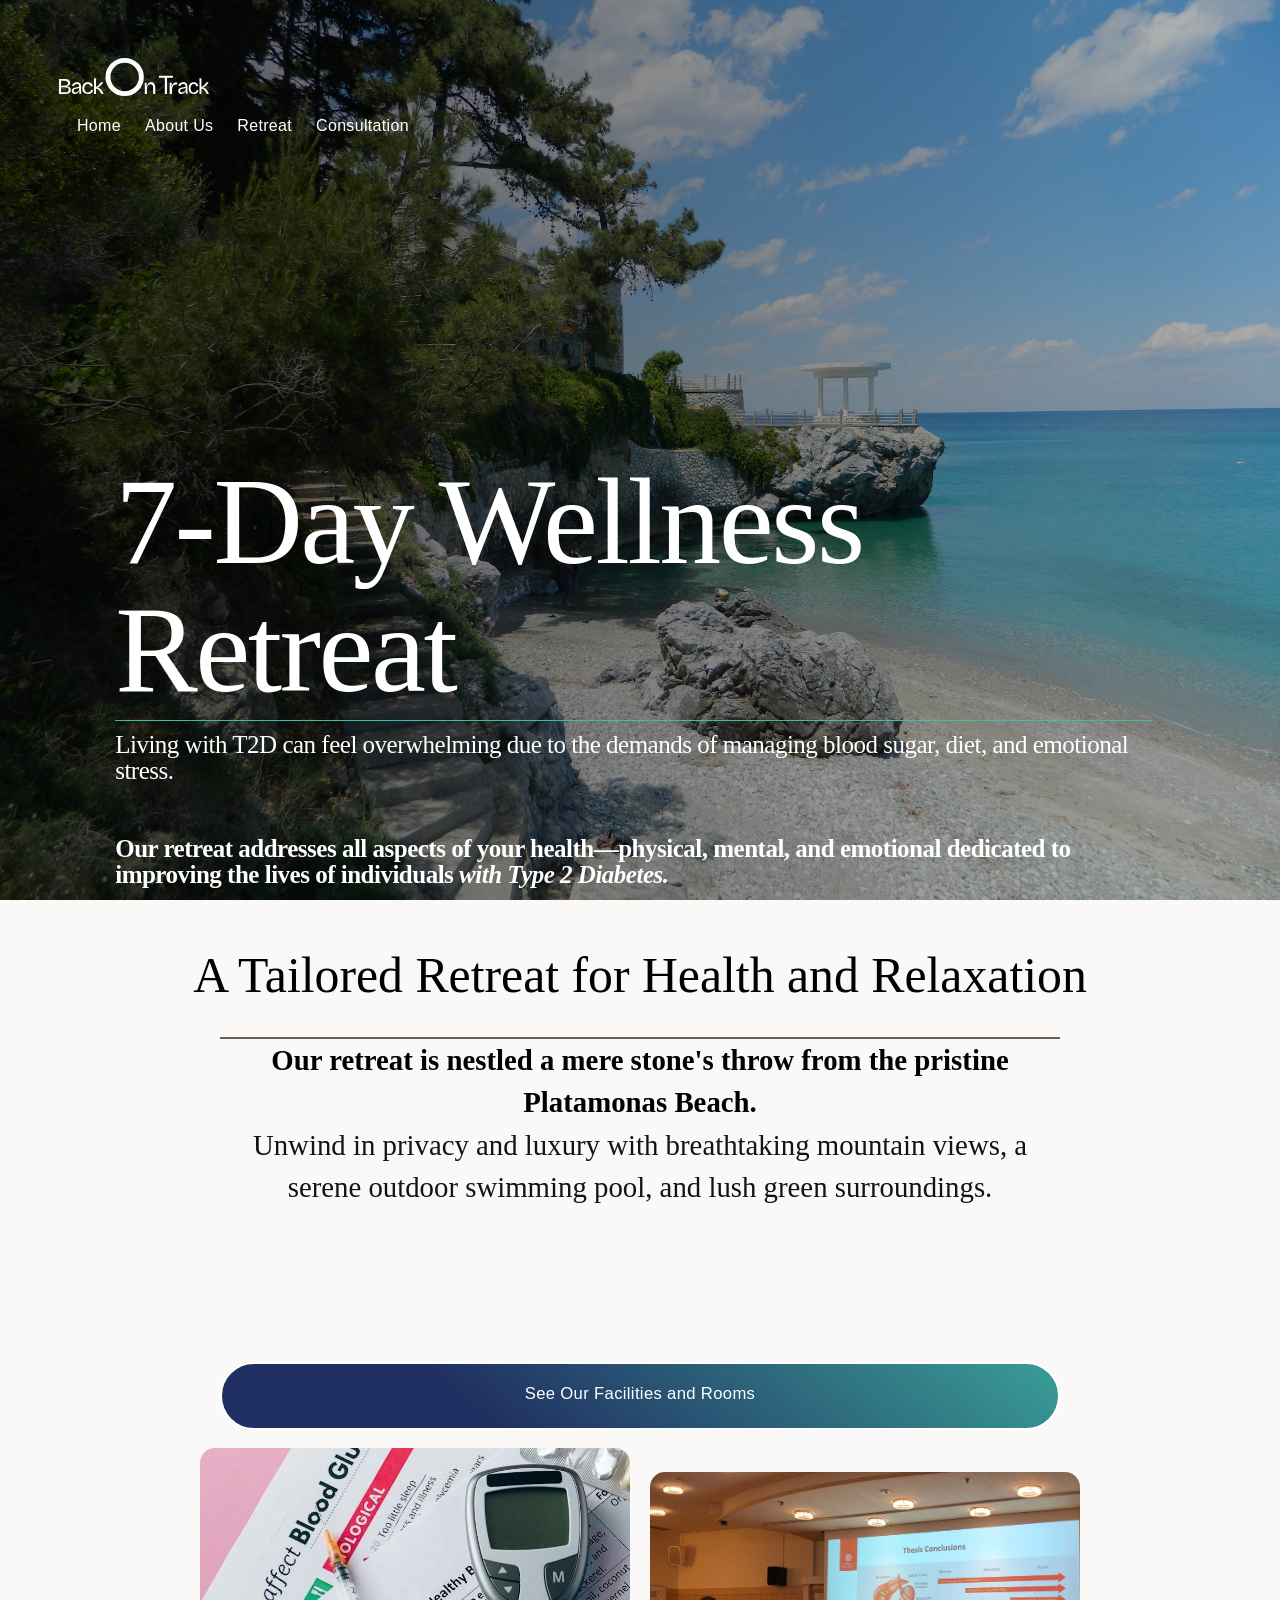
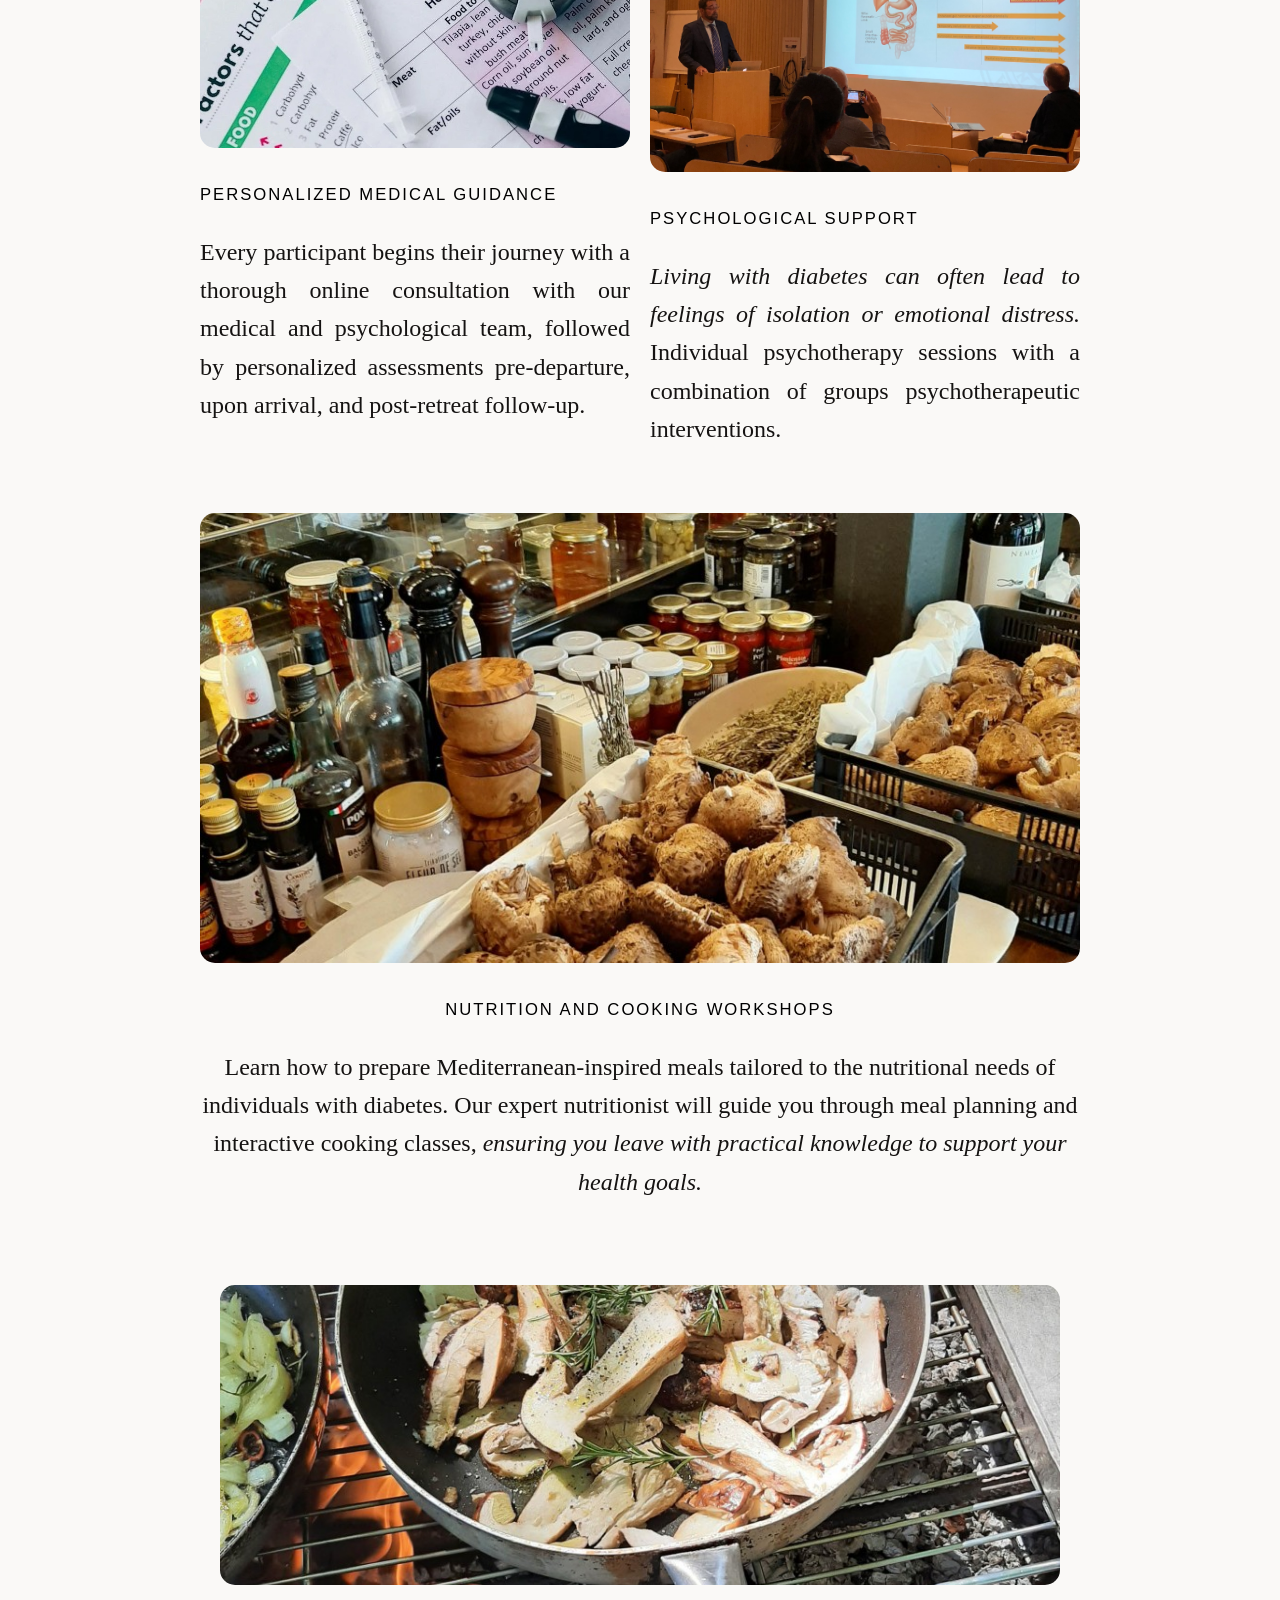
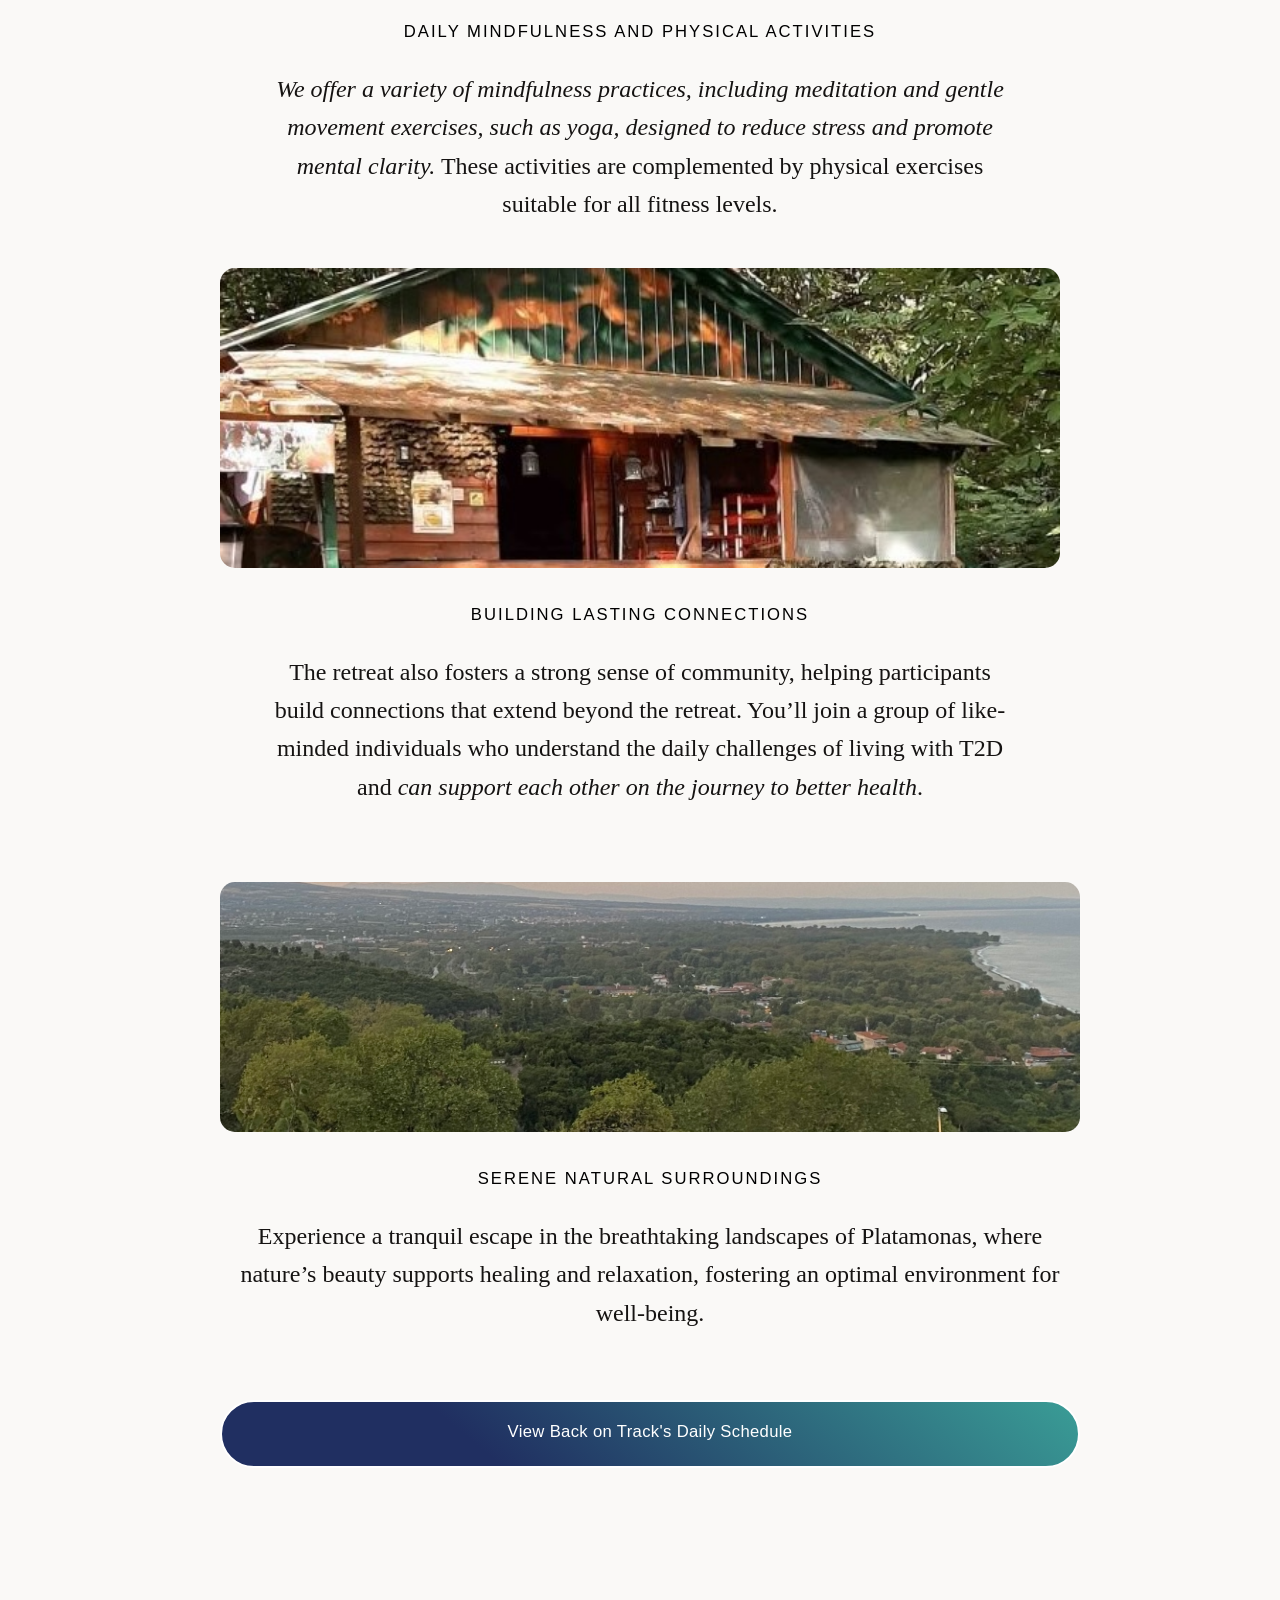
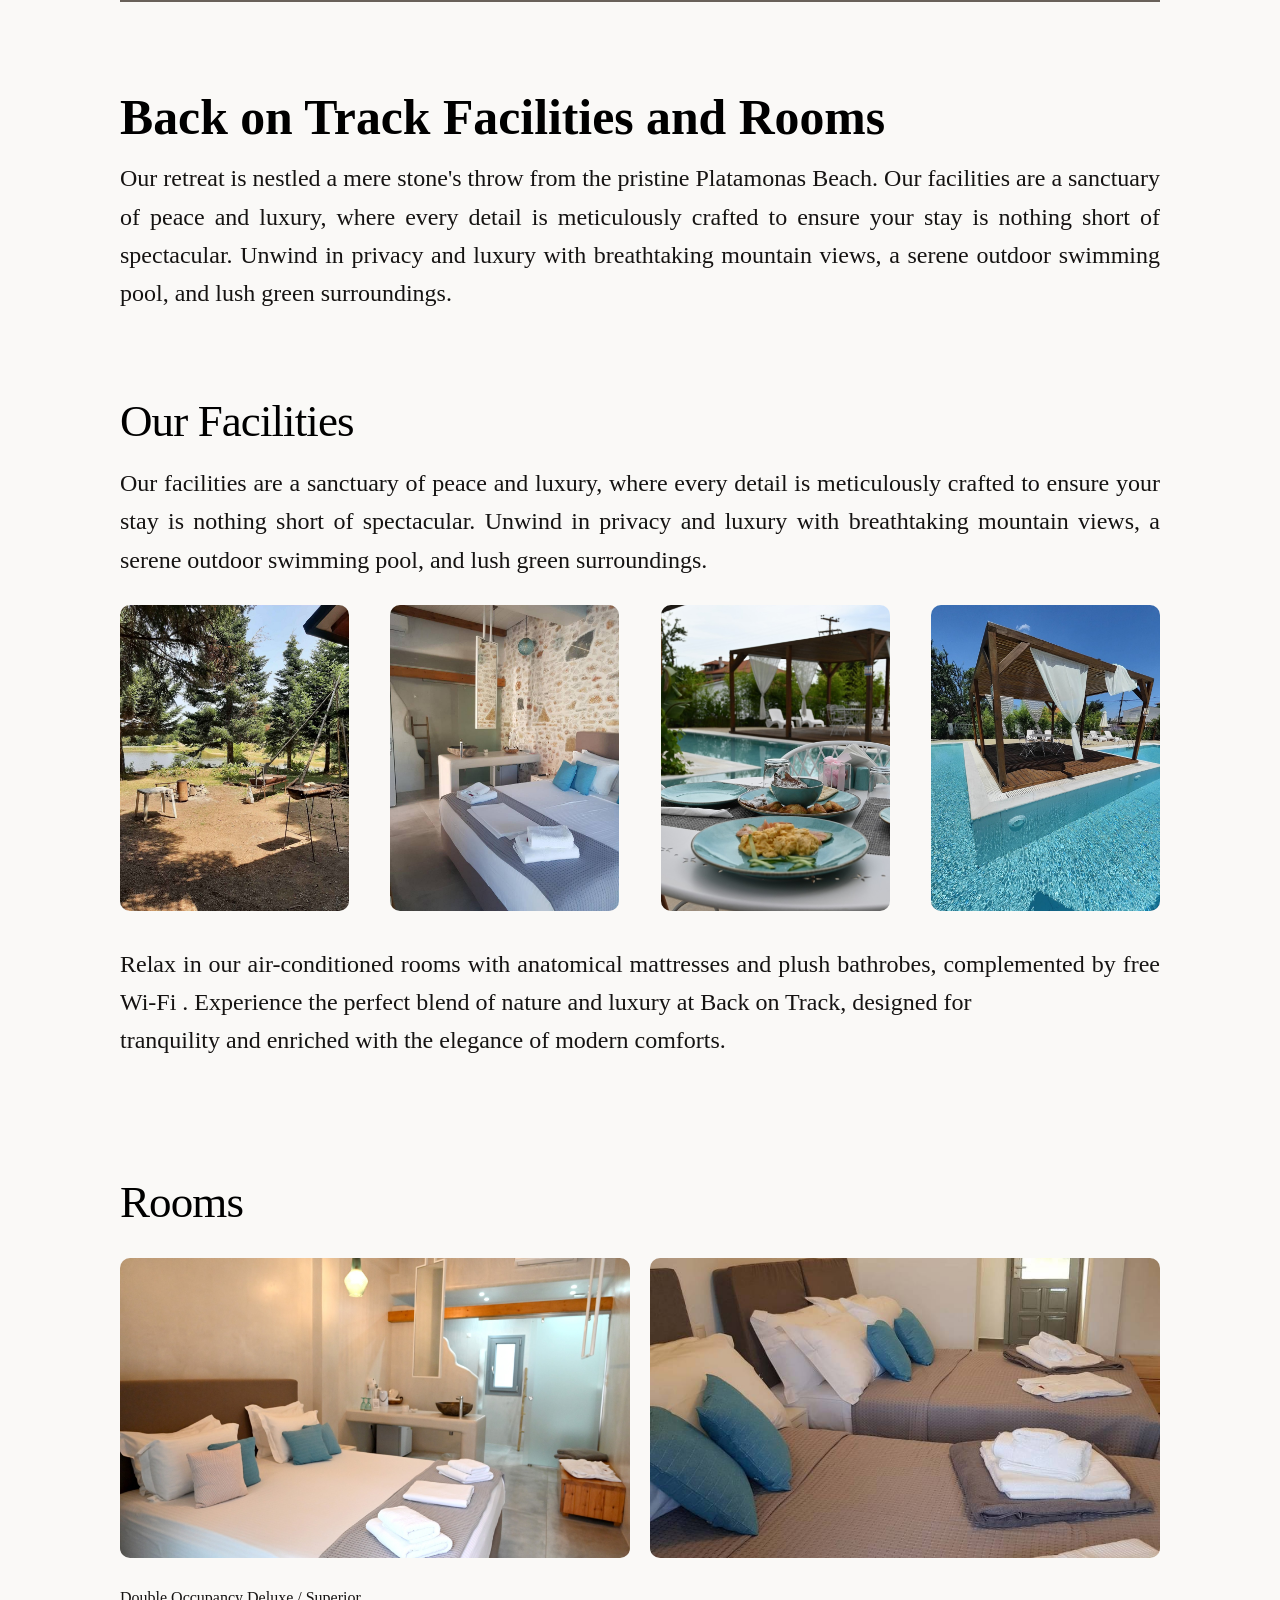
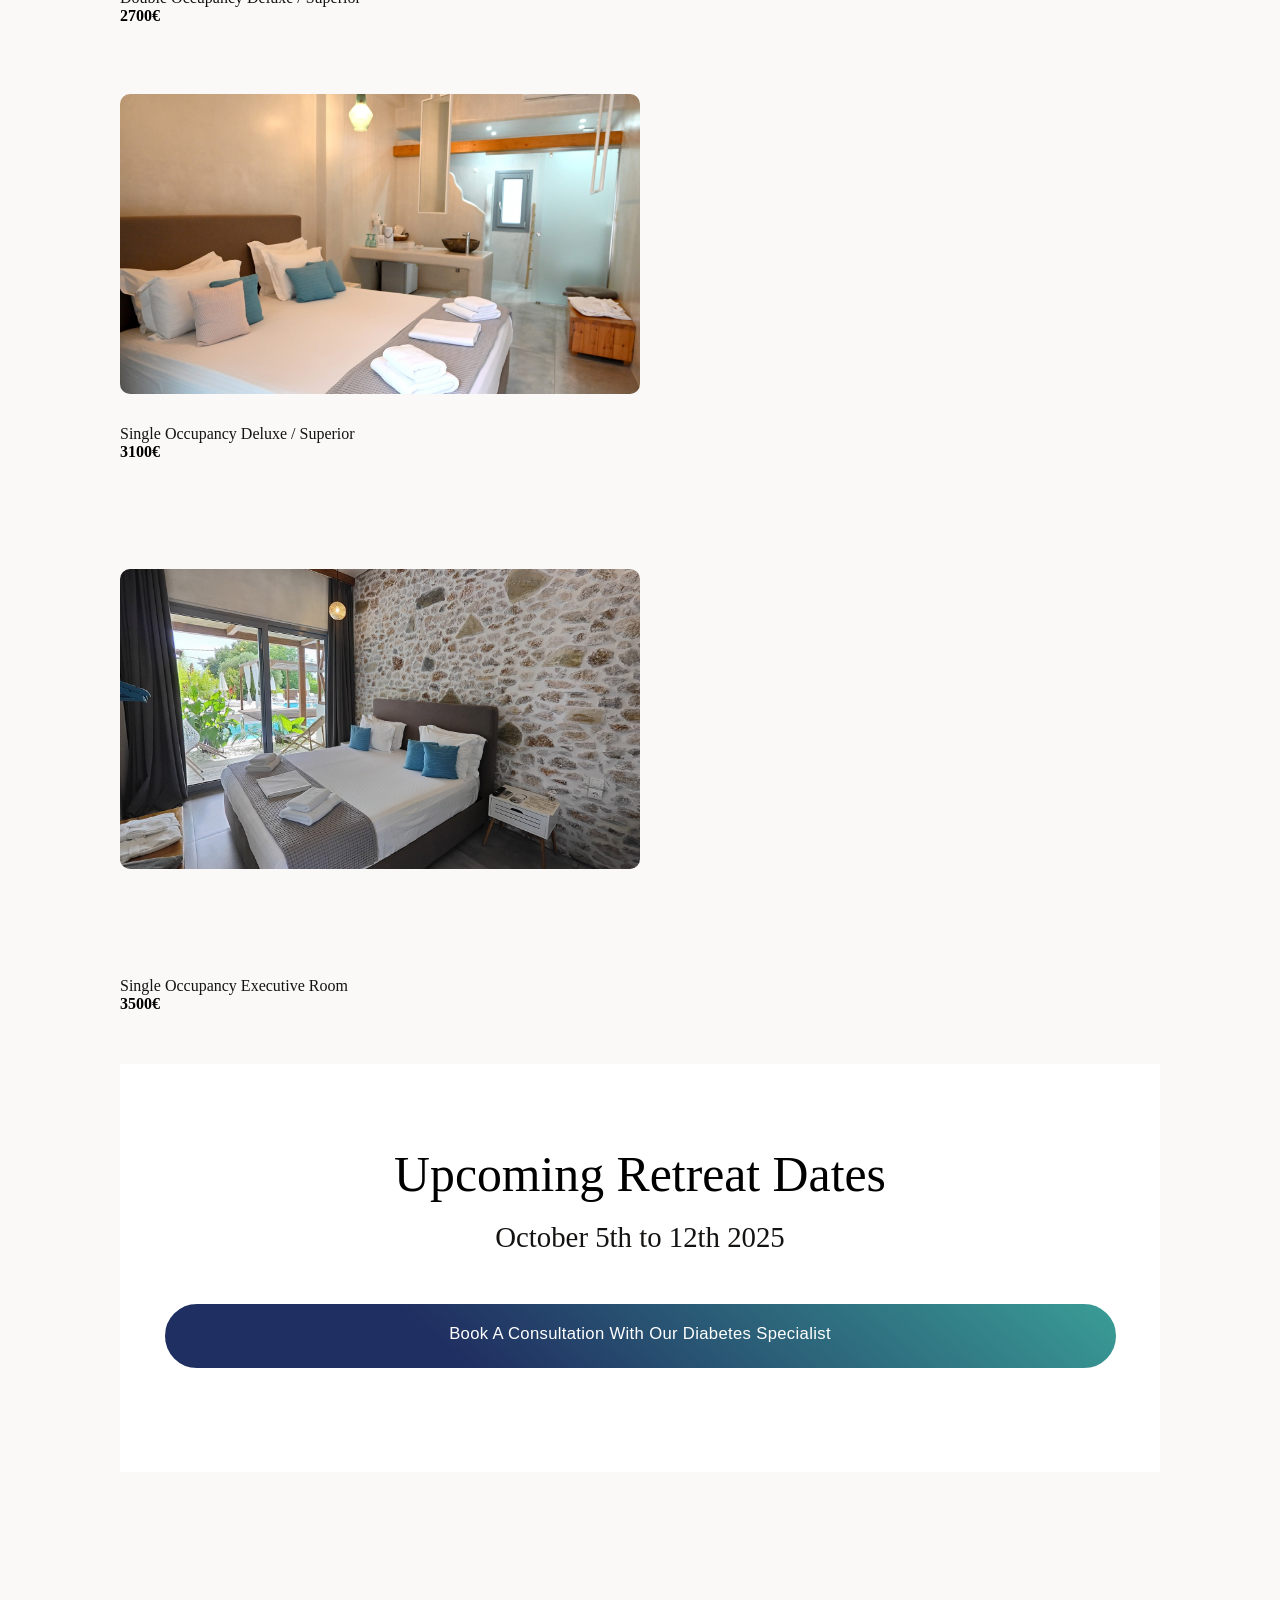
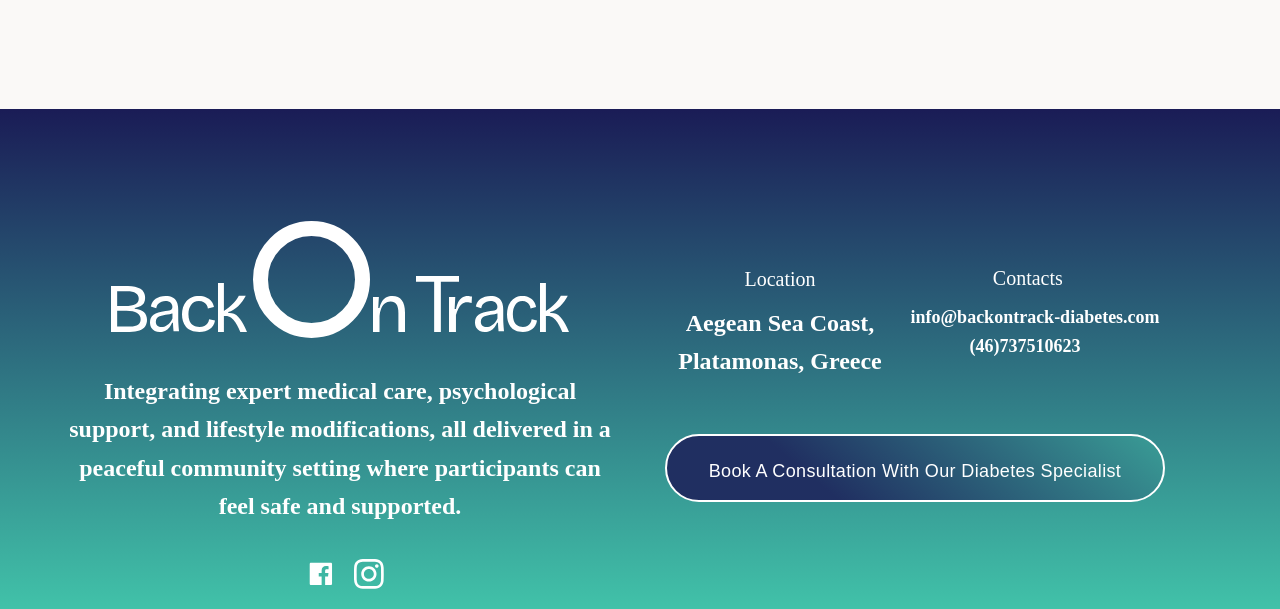
<file: retreat.html>
<DOCTYPE html>
<html lang="en">
<head>
    <meta charset="UTF-8">
    <meta name="viewport" content="width=device-width, initial-scale=1.0">
    <title>Retreat</title>
    <script>
        document.documentElement.classList.remove('no-js');
        document.documentElement.classList.add('js');
    </script>
    <link rel="stylesheet" href="css/vendor.css">
    <link rel="stylesheet" href="css/styles.css">
    <link rel="apple-touch-icon" sizes="180x180" href="ellipse 45.svg">
    <link rel="icon" type="image/png" sizes="32x32" href="ellipse 45.svg">
    <link rel="icon" type="image/png" sizes="16x16" href="ellipse 45.svg">
    <link rel="manifest" href="site.webmanifest">


    <style>
        body {
            text-align: justify;
            line-height: 1.6;
        }
        .s-pageheader {
            display: flex;
            align-items: center;
            background-image: url(images/platamonas/Platamon.2013.jpeg);
            background-size: cover;
            background-position: center;
            background-repeat: no-repeat;
            height: 100vh;
            min-height: 100vh;
        }
        .s-pageheader__content {
            width: 90%;
            padding-left: 9%;
            text-align: left;
            color: white;
            margin-top: 250px;
        }
        .row.width-narrow.content-block {
            text-align: center;
            display: flex;
            flex-direction: column;
            align-items: center;
            margin-bottom: 15px;
            margin-top: auto;
        }
        .grid-list-items.list-items {
            display: flex;
            justify-content: center;
        }

        /* Mobile and Tablet Styles */
        @media (max-width: 1024px) {
            .hide-on-mobile-tablet {
                display: none !important;
            }
            .s-pageheader {
                height: auto !important;
                padding: 20px;
                text-align: center;
                flex-direction: column !important;
            }
            .s-pageheader__content {
                width: 100% !important;
                padding-left: 0 !important;
                text-align: center;
                margin-top: auto !important;
            }
            .page-title {
                font-size: 24px !important;
                margin-top: 10px !important;
            }
            .column.xl-10 {
                display: none !important;
            }
            .row.width-narrow.content-block {
                flex-direction: column !important;
                align-items: center !important;
                text-align: justify !important;
            }
            .menu-list {
                margin-left: -10px !important;
                margin-right: 0 !important;
            }
            .cta-block {
                margin-left: 0 !important;
                margin-right: 0 !important;
                padding: 10px !important;
            }
            .attention-getter {
                font-size: 16px !important;
                text-align: justify !important;
            }
            .btn {
                font-size: 16px !important;
                padding: 10px 20px !important;
                width: 100% !important;
            }
        }
        /* Desktop Styles */
        @media (min-width: 1025px) {
            .hide-on-desktop {
                display: none !important;
            }
        }
    </style>
</head>
<body id="top">
    <div id="preloader">
        <div id="loader" class="dots-fade">
            <div></div>
            <div></div>
            <div></div>
        </div>
    </div>
    <div id="page" class="s-pagewrap">
        <div class="menu-underlay"></div>
        <header class="s-header">
            <div class="s-header__block">
                <div class="s-header__logo">
                    <a class="back-on-track logo" href="index.html">
                        <img src="images/BACK ON TRACK LOGO.svg" alt="Homepage">
                    </a>
                </div>
                <div class="s-header__cta">
                    <ul class="s-header__nav-links">
                        <li><a href="index.html" class="btn btn--primary s-header__cta-btn">Home</a></li>
                        <li><a href="about.html" class="btn btn--primary s-header__cta-btn">About Us</a></li>
                        <li><a href="retreat.html" class="btn btn--primary s-header__cta-btn">Retreat</a></li>
                        <li><a href="consultations.html" class="btn btn--primary s-header__cta-btn">Consultation</a></li>
                    </ul>
                </div>
            </div>
        </header>
        <section class="s-section" style="margin-bottom: 15px;">
            <article class="s-content">
                <!-- Mobile and Tablet Content -->
                <div class="hide-on-desktop">
                    <section class="s-pageheader">
                        <div class="column xl-6 s-pageheader__content">
                            <h1 class="page-title">7-Day Wellness Retreat</h1>
                            <h1 class="page-title" style="font-size: 23px;">
                                Living with T2D can feel overwhelming due to the demands of managing blood sugar, diet, and emotional stress. <br> <br>
                                <b style="color: #ffffff;">Our retreat addresses all aspects of your health—physical, mental, and emotional dedicated to improving the lives of individuals <i>with Type 2 Diabetes.</i></b>
                            </h1>
                        </div>
                    </section>
                </div>
                <!-- Desktop Content -->
                <div class="hide-on-mobile-tablet">
                    <section class="s-pageheader">
                        <div class="column xl-6 s-pageheader__content">
                            <h1 class="page-title" style="margin-top: 25px;">7-Day Wellness Retreat</h1>
                            <h1 class="page-title" style="font-size: 25px;">
                                Living with T2D can feel overwhelming due to the demands of managing blood sugar, diet, and emotional stress. <br><br><br>
                                <b style="color: #ffffff;">Our retreat addresses all aspects of your health—physical, mental, and emotional dedicated to improving the lives of individuals <i>with Type 2 Diabetes.</i></b>
                            </h1>
                        </div>
                    </section>
                </div>
                <div class="hide-on-mobile-tablet">
                <div class="row width-narrow content-block">
                    <div class="column xl-12">
                        <h3 style="margin-top: 50px; margin-bottom: 0px;">A Tailored Retreat for Health and Relaxation</h3>
                        <div class="grid-list-items list-items"></div>
                    </div>
                </div>
                <div class="hide-on-desktop">
                    <div class="row width-narrow content-block">
                        <h3 style="margin-top: 90px; margin-bottom: -100px;">A Tailored Retreat for Health and Relaxation</h3>
                        <div class="grid-list-items list-items"></div>
                      </div>
                    </div>
                  </div>
            </article>
        </section>     
    </div>
</body>
</html>
<div>
<div class="hide-on-desktop">
    <div class="s-about__content-btn" class="hide-on-desktop" style="padding-inline: 10%;">
        <p class="attention-getter">
            <b>Our retreat is nestled a mere stone's throw from the pristine Platamonas Beach.</b><br>
            Unwind in privacy and luxury with breathtaking mountain views, a serene outdoor swimming pool, and lush green surroundings.
        </p>
    <a onclick="window.location.href='#target-section'" class="btn btn--stroke btn--medium u-fullwidth">See Our Facilities and Rooms</a>
    </div>
</div>
<br>
<br>
<br>
<br>
             </div> <!-- end content-block -->
         
                <div class="row width-narrow content-block" style="text-align: center; display: flex; flex-direction: column; align-items: center;">
                    <section class="s-section" style="margin-top: -180px;">        
                        <div class="row width-narrow content-block">
                            <div class="column xl-12"> 
                                <div class="row width-narrower content-block" style="margin-top: -20px; margin-bottom: -50px;">
                                    <div class="column xl-12">
                                        <div class="menu-block">
                                            <div class="menu-block__group">
                                                <ul class="menu-list">
                                                        <div class="column xl-10 mob-12">
                                                            <p class="attention-getter">
                                                                <b>Our retreat is nestled a mere stone's throw from the pristine Platamonas Beach.</b><br>
                                                                Unwind in privacy and luxury with breathtaking mountain views, a serene outdoor swimming pool, and lush green surroundings.
                                                                <br>
                                                                <br>
                                                                <br>
                                                            </p>
                                                            <div class="s-about__content-btn">

                                                                <a onclick="window.location.href='#target-section'" class="btn btn--stroke btn--medium u-fullwidth">See Our Facilities and Rooms</a>
                                                            </div>
                                                        </div>
                                                    </div>
                                                </ul>
                                            </div>
                                        </div>
                                    </div>
                                </div>
                    
                                <!-- Row 1: First Two Images with Text -->
                                <div class="grid-list-items list-items" style="display: flex; gap: 20px; text-align: justify; flex-wrap: wrap;">
                     
                                    <div class="column" style="flex: 1;">
                                        <figure>
                                            <img src="images/gallery/1/medical3.jpeg"  
                                                srcset="images/gallery/1/medical3.jpeg 1x, images/gallery/1/medical3.jpeg 2x" alt="" 
                                                style="width: 100%; height: 300px; object-fit: cover; border-radius: 15px;">
                                        </figure>
                                        <div class="text-block" style="max-width: 100%; margin-top: 10px;">
                                            <h6 class="list-items__item-small-title">Personalized Medical Guidance</h6>
                                            <p>
                                                Every participant begins their journey with a thorough online consultation with 
                                                our medical and psychological team, followed by personalized assessments pre-departure, 
                                                upon arrival, and post-retreat follow-up.
                                            </p>
                                        </div>
                                    </div>
                    
                                    <div class="column" style="flex: 1;">
                                        <figure>
                                            <img src="images/gallery/1/Petros lecture.jpeg"  
                                                srcset="images/gallery/1/Petros lecture.jpeg 1x, images/gallery/1/Petros lecture.jpeg 2x" alt="" 
                                                style="width: 100%; height: 300px; object-fit: cover; border-radius: 15px;">
                                        </figure>
                                        <div class="text-block" style="max-width: 100%; margin-top: 10px;">
                                            <h6 class="list-items__item-small-title">Psychological Support</h6>
                                            <p> 
                                                <i>Living with diabetes can often lead to feelings of isolation or emotional distress.</i>
                                                Individual psychotherapy sessions with a combination of groups psychotherapeutic interventions. 

                                            </p>
                                        </div>
                                    </div>
                                </div>
                    
                                <!-- Row 2: Next Two Images with Text -->
                                <div class="grid-list-items list-items" style="display: flex; gap: 20px; text-align: center; flex-wrap: wrap; margin-top: 30px;">
                    
                                    <div class="column" style="flex: 1;">
                                        <figure>
                                            <img src="images/gallery/1/215.jpg"  
                                                srcset="images/gallery/1/215.jpg 1x, images/gallery/1/215.jpg 2x" alt="" 
                                                style="width: 100%; height: 450px; object-fit: cover; border-radius: 15px;">
                                        </figure>
                                        <div class="text-block" style="max-width: 100%; margin-top: 10px;">
                                            <h6 class="list-items__item-small-title">Nutrition and Cooking Workshops</h6>
                                            <p>
                                                Learn how to prepare Mediterranean-inspired meals tailored to the nutritional needs 
                                                of individuals with diabetes. Our expert nutritionist will guide you through meal 
                                                planning and interactive cooking classes, <i>ensuring you leave with practical knowledge 
                                                to support your health goals.</i>
                                            </p>
                                        </div>
                                    </div> 
                                    
                                                        
                                <!-- Row 2: Next Two Images with Text -->
                                <div class="grid-list-items list-items" style="display: flex; gap: 20px; text-align: center; flex-wrap: wrap; margin-top: 30px;">
                    
                                    <div class="row width-narrow content-block" style="display: flex; gap: 20px;">
                                        <!-- First Image Column with Text -->
                                        <div class="column" style="flex: 1;">
                                            <figure>
                                                <img src="images/gallery/1/ourdoor cooking pan.jpg"  
                                                    srcset="images/gallery/1/Petros lecture.jpeg 1x, images/gallery/1/Petros lecture.jpeg 2x" alt="" 
                                                    style="width: 100%; height: 300px; object-fit: cover; border-radius: 15px;">
                                            </figure>
                                            <!-- Text below the first image -->
                                            <div class="text-block" style="max-width: 100%; margin-top: 10px;">
                                                <h6 class="list-items__item-small-title">Daily Mindfulness and Physical Activities</h6>
                                                <p style="max-width: 90%; margin: 0 auto;">
                                                    <i>We offer a variety of mindfulness practices, including meditation and gentle movement exercises, 
                                                    such as yoga, designed to reduce stress and promote mental clarity.</i> 
                                                    These activities are complemented by physical exercises suitable for all fitness levels.
                                                </p>
                                            </div>
                                        </div>
                                    
                                        <!-- Second Image Column with Text -->
                                            <div class="column" style="flex: 1;">
                                                <figure>
                                                    <img src="images/gallery/1/outdoor cooking house.jpg"  
                                                        srcset="images/gallery/1/Petros lecture.jpeg 1x, images/gallery/1/Petros lecture.jpeg 2x" alt="" 
                                                        style="width: 100%; height: 300px; object-fit: cover; border-radius: 15px;">
                                                </figure>
                                            <!-- Text below the second image -->
                                            <div class="text-block" style="max-width: 100%; margin-top: 10px;">
                                                <h6 class="list-items__item-small-title">Building Lasting Connections</h6>
                                                <p style="max-width: 90%; margin: 0 auto;">
                                                    The retreat also fosters a strong sense of community, helping participants 
                                                    build connections that extend beyond the retreat. 
                                                    You’ll join a group of like-minded individuals who understand the daily challenges of 
                                                    living with T2D and <i>can support each other on the journey to better health</i>.
                                                </p>
                                                <br>
                                                <br>
                                            </div>
                                        </div>
                                    </div>
                                    <br>
                                    <br>
                                    <div class="column" style="flex: 1;">
                                        <figure>
                                            <img src="images/gallery/1/Platamonas view.jpeg"  
                                                srcset="images/gallery/1/Platamonas view.jpeg 1x, images/gallery/1/Platamonas view.jpeg 2x" alt="" 
                                                style="width: 100%; height: 250px; object-fit: cover; border-radius: 15px; margin-top: -60px;">
                                        </figure>
                                        <div class="text-block" style="max-width: 100%; margin-top: 10px;">
                                            <h6 class="list-items__item-small-title">Serene Natural Surroundings</h6>
                                            <p>
                                                Experience a tranquil escape in the breathtaking landscapes of Platamonas, 
                                                where nature’s beauty supports healing and relaxation, fostering an optimal 
                                                environment for well-being.
                                            </p>
                                        </div>
                                        <div class="s-about__content-btn">
                                            <a href="schedule.html" class="btn btn--stroke btn--medium u-fullwidth">View Back on Track's Daily Schedule
                                            </a>
                                        </div>
                                    </div>
                                </div>
                    
                            </div> <!--list-items -->  
                        </div>
                    </section>  
                </div>          

                <!-- Space between sections -->
                <div class="row width-narrower content-block" style="margin-top: 0px; margin-bottom: 20px;">
                    <div class="column xl-12">
                        <div class="menu-block">
                            <div class="menu-block__group">
                                <h1 style="margin-left: 100px; margin-bottom: 15px; font-size: 40px;"></h1>
                                <ul class="menu-list" style="margin-left: 100px; margin-right: 100px;">

                                    <div id="target-section"></div>
                                    <div class="row u-add-bottom" style="margin-left: 15px;" style="margin-right: 15px"></div>
                                        <section id="target-section">
                                        <h3><b>Back on Track Facilities and Rooms</b></h3>
                                        <br>
                                        <br>
                                        <br>
                                            <p>Our retreat is nestled a mere stone's throw from the pristine Platamonas Beach. Our facilities are a sanctuary of peace and luxury, where every detail is meticulously crafted to ensure your stay is nothing short of spectacular. Unwind in privacy and luxury with breathtaking mountain views, a serene outdoor swimming pool, and lush green surroundings.
                                                <br>
                                            </p>
                                            <head>
                                                <meta charset="UTF-8">
                                                <meta name="viewport" content="width=device-width, initial-scale=1.0">
                                    
                                                <title>Image Gallery</title>
                                                <style>
                                                    .image-gallery {
                                                        display: flex;
                                                        justify-content: space-between;
                                                        gap: 10px;
                                                        flex-wrap: wrap;
                                                    }
                                            
                                                    .image-gallery img {
                                                        width: 22%;  /* Adjust size */
                                                        border-radius: 10px;  /* Rounded corners */
                                                        object-fit: cover;  /* Keeps the aspect ratio and fills the space */
                                                    }
                                                </style>
                                            </head>

                                        <table>
                                            <thead>
                                                <tr>
                                                    <h1 style="font-size: 45px;" style="font-weight:600;"> Our Facilities</h1>
                                                </tr>
                                            </thead>
                                            <p style="margin-top:-3%;">Our facilities are a sanctuary of peace and luxury, where every detail is meticulously crafted to ensure your stay is nothing short of spectacular. Unwind in privacy and luxury with breathtaking mountain views, a serene outdoor swimming pool, and lush green surroundings.
                                                <br>
                                            </p>
                                        </table>
                                            
                                            <body>
                                            
                                            <div class="image-gallery" style="margin-top: -4%;">
                                                <img src="images/retreat/lake3.jpg" alt="Image 1">
                                                <img src="images/retreat/bedroom2.jpg" alt="Image 2">
                                                <img src="images/retreat/hotel breakfast.jpeg" alt="Image 3">
                                                <img src="images/retreat/hotel swimming pool.jpg" alt="Image 4">
                                            </div>
                                            
                                            </body>
                                            </html>                                                                                         
                                            <p tyle="margin-top:-4%;">Relax in our air-conditioned rooms with anatomical mattresses and plush bathrobes, complemented by free Wi-Fi . 
                                                Experience the perfect blend of nature and luxury at Back on Track, designed for <br>
                                                tranquility and enriched with the elegance of modern comforts.
                                                </p>
                                            <head>
                                                <meta charset="UTF-8">
                                                <meta name="viewport" content="width=device-width, initial-scale=1.0">
                                                <title>Image Gallery</title>
                                                <style>
                                                    .image-gallery {
                                                        display: flex;
                                                        justify-content: space-between;
                                                        gap: 10px;
                                                        flex-wrap: wrap;
                                                    }
                                            
                                                    .image-gallery img {
                                                        width: 22%;  /* Adjust size */
                                                        border-radius: 10px;  /* Rounded corners */
                                                        object-fit: cover;  /* Keeps the aspect ratio and fills the space */                                                    }
                                                </style>
                                            </head>
                                            <body>
                                                <div class="table-responsive">
                                                    <table>
                                                        <thead>
                                                            <tr>
                                                                <h1 style="font-size: 45px;" style="font-weight:600;">Rooms</h1>
                                                            </tr>
                                                        </thead>
                                                    </table>
                                                </div>
                                            <!DOCTYPE html>
                                            <html lang="en">
                                            <head>
                                                <meta charset="UTF-8">
                                                <meta name="viewport" content="width=device-width, initial-scale=1.0">
                                                <title>Double Occupancy Deluxe / Superior</title>
                                                <style>
                                                    .image-container {
                                                        width: 100%; /* Adds margin on sides */
                                                        margin: -20px auto; /* Centers the images */
                                                        display: flex;
                                                        gap: 20px; /* Space between images */
                                                    }
                                            
                                                    .image-container img {
                                                        width: 50%; /* Each image takes half the container */
                                                        height: 300px; /* Shorter height */
                                                        border-radius: 10px; /* Rounded corners */
                                                        object-fit: cover; /* Keeps proportions while cropping */
                                                        display: block;
                                                    }
                                            
                                                    @media (max-width: 768px) {
                                                        .image-container {
                                                            flex-direction: column; /* Stack images on small screens */
                                                        }
                                                        .image-container img {
                                                            width: 100%; /* Full width on smaller screens */
                                                        }
                                                    }
                                                </style>
                                            </head>
                                            <body>
                                            
                                            <div class="image-container" style="margin-top: -5%;">
                                                <img src="images/retreat/deluxe room .jpg" alt="Retreat Bedroom">
                                                <img src="images/gallery/1/Superior room.jpg" alt="Retreat Bedroom 2">
                                            </div>

                                            <div class="table-responsive">
                                                <table>
                                                        <thead>
                                                        <tr>
                                                        </tr>
                                                        </thead>
                                                        <tbody>
                                                            <tr>
                                                                <td style="text-align: light;">Double Occupancy Deluxe / Superior <br>   <b>2700€</b></td>
                                                            </tr>
                                                        </tbody>
                                                </table>
                                            </div>
                                            <br>
                                            <!DOCTYPE html>
                                            <html lang="en">
                                            <head>
                                                <meta charset="UTF-8">
                                                <meta name="viewport" content="width=device-width, initial-scale=1.0">
                                                <title>Two Images Side by Side</title>
                                                <style>
                                                    .image-container {
                                                        width: 100%; /* Adds margin on sides */
                                                        margin: -20px auto; /* Centers the images */
                                                        display: flex;
                                                        gap: 20px; /* Space between images */
                                                    }
                                            
                                                    .image-container img {
                                                        width: 50%; /* Each image takes half the container */
                                                        height: 300px; /* Shorter height */
                                                        border-radius: 10px; /* Rounded corners */
                                                        object-fit: cover; /* Keeps proportions while cropping */
                                                        display: block;
                                                    }
                                            
                                                    @media (max-width: 768px) {
                                                        .image-container {
                                                            flex-direction: column; /* Stack images on small screens */
                                                        }
                                                        .image-container img {
                                                            width: 100%; /* Full width on smaller screens */
                                                        }
                                                    }
                                                </style>
                                            </head>
                                            <body>
                                            
                                            <div class="image-container">
                                                <img src="images/retreat/deluxe room .jpg" style="align-items: right;" alt="Retreat Bedroom 2">
                                            </div>
                                            
                                            </body>
                                            </html>
                                            
                                            <div class="table-responsive">
                                                <table>
                                                        <thead>
                                                        <tr>
                                                        </tr>
                                                        </thead>
                                                        <tbody>
                                                            <tr>
                                                                <td style="text-align: left;">Single Occupancy Deluxe / Superior <br>   <b>3100€</b></td>
                                                            </tr>
                                                            </tbody>
                                                </table>
                                            </div>
                                            <br>
                                            <!DOCTYPE html>
                                            <html lang="en">
                                            <head>
                                                <meta charset="UTF-8">
                                                <meta name="viewport" content="width=device-width, initial-scale=1.0">

                                                <style>
                                                    .image-container {
                                                        width: 100%; /* Adds margin on sides */
                                                        margin: -20px auto; /* Centers the images */
                                                        display: flex;
                                                        gap: 20px; /* Space between images */
                                                    }
                                            
                                                    .image-container img {
                                                        width: 50%; /* Each image takes half the container */
                                                        height: 300px; /* Shorter height */
                                                        border-radius: 10px; /* Rounded corners */
                                                        object-fit: cover; /* Keeps proportions while cropping */
                                                        display: block;
                                                    }
                                            
                                                    @media (max-width: 768px) {
                                                        .image-container {
                                                            flex-direction: column; /* Stack images on small screens */
                                                        }
                                                        .image-container img {
                                                            width: 100%; /* Full width on smaller screens */
                                                        }
                                                    }
                                                </style>
                                            </head>
                                            <body>
                                            <br>
                                            <div class="image-container">
                                                <img src="images/retreat/executive room .jpg" alt="Retreat Bedroom">
                                            </div>
                                            </head>
                                            <body>
                                            
                                            </body>
                                            </html>
                                            <div class="table-responsive">
                                                <table>
                                                        <thead>
                                                        <tr>
                                                        </tr>
                                                        </thead>
                                                        <tr>
                                                            <td style="text-align: left;">Single Occupancy Executive Room<br>   <b>3500€</b></td>
                                                        </tr>
                                                        <br>
                                                        <br>
                                                        </tbody>
                                                    
                                                </table>
                                                <div class="row width-narrower row-x-center content-block content-block--grey cta-block" style="display: flex; justify-content: center; align-items: center; text-align: center; margin-left: auto; margin-right: auto;">
                                                    <div class="column xl-10 mob-12">     
                                                        <h3>Upcoming Retreat Dates</h3>
                                                        <br>
                                                        <br>
                                                        <br>
                                                        <p class="attention-getter">
                                                            October 5th to 12th 2025
                                                            <div>
                                                                <a href="consultations.html" class="btn btn--stroke btn--medium u-fullwidth" style="margin-top: 1%;">Book A Consultation With Our Diabetes Specialist
                                                                </a>
                                                            </div>  
                                                        </p>
                                                    </div>
                                                
            
                                                </div>
                                            </div>
                                        </div>
                                    </tr>
                                </h1>
                            </ul>
                        </div>
                    </div>
                </div>
                
                <div class="hide-on-desktop">
                    <div class="s-about__content-btn" class="hide-on-desktop" style="padding-inline: 10%;">
                        <p class="attention-getter">
                            <b>Upcoming Retreat Dates
                        </p>
                        <p>
                            <b>
                                October 5th to 12th 2025
                            </b>
                        </p>
                    <a a href="consultations.html" class="btn btn--stroke btn--medium u-fullwidth">Book A Consultation With Our Diabetes Specialist</a>
                    </div>
                </div>
                <br>
                <br>
                <br>
            
                
             </div> <!-- end content-block -->

             </section> <!-- pagecontent --> 
                                    
                        


<!-- # footer ================================================== -->
<div class="hide-on-mobile-tablet">
    <footer id="footer" class="s-footer" style="padding-top: 250px;">  
    
        <div class="row s-footer__main-content">
    
            <div class="column xl-6 md-12 s-footer__block s-footer__about"> 
                <div class="s-footer__logo">
                    <a class="logo" href="home.html">
                        <img src="images/BACK ON TRACK LOGO.svg" style=margin-top:20px; alt="Homepage">
                    </a>
                </div>  
                <p>
                    Integrating expert medical care, psychological support, and lifestyle modifications, 
                    all delivered in a peaceful community setting where participants can feel safe and supported.
                </p>               
                <ul class="s-footer__social social-list" style="padding-top: -50px;">
                    <li>
                        <a href="hhttps://www.facebook.com/profile.php?id=61573658109081">
                            <svg xmlns="http://www.w3.org/2000/svg" width="24" height="24" viewBox="0 0 24 24" style="fill:rgba(0, 0, 0, 1);transform:;-ms-filter:"><path d="M20,3H4C3.447,3,3,3.448,3,4v16c0,0.552,0.447,1,1,1h8.615v-6.96h-2.338v-2.725h2.338v-2c0-2.325,1.42-3.592,3.5-3.592 c0.699-0.002,1.399,0.034,2.095,0.107v2.42h-1.435c-1.128,0-1.348,0.538-1.348,1.325v1.735h2.697l-0.35,2.725h-2.348V21H20 c0.553,0,1-0.448,1-1V4C21,3.448,20.553,3,20,3z"></path></svg>
                            <span class="u-screen-reader-text">Facebook</span>
                        </a>
                    </li>
                    <li>
                        <a href="https://www.instagram.com/back_on_track_diabetes?igsh=MW1scXJlcmt6cWdr&utm_source=qr">
                            <svg xmlns="http://www.w3.org/2000/svg" width="20" height="20" viewBox="0 0 24 24" style="fill:rgba(0, 0, 0, 1);transform:;-ms-filter:">
                                <path d="M12 2.163c3.204 0 3.584.012 4.85.07 3.252.148 4.771 1.691 4.919 4.919.058 1.265.069 1.645.069 4.849 0 3.205-.012 3.584-.069 4.849-.149 3.225-1.664 4.771-4.919 4.919-1.266.058-1.644.07-4.85.07-3.204 0-3.584-.012-4.849-.07-3.26-.149-4.771-1.699-4.919-4.92-.058-1.265-.07-1.644-.07-4.849 0-3.204.013-3.583.07-4.849.149-3.227 1.664-4.771 4.919-4.919 1.266-.057 1.645-.069 4.849-.069zm0-2.163c-3.259 0-3.667.014-4.947.072-4.358.2-6.78 2.618-6.98 6.98-.059 1.281-.073 1.689-.073 4.948 0 3.259.014 3.668.072 4.948.2 4.358 2.618 6.78 6.98 6.98 1.281.058 1.689.072 4.948.072 3.259 0 3.668-.014 4.948-.072 4.354-.2 6.782-2.618 6.979-6.98.059-1.28.073-1.689.073-4.948 0-3.259-.014-3.667-.072-4.947-.196-4.354-2.617-6.78-6.979-6.98-1.281-.059-1.69-.073-4.949-.073zm0 5.838c-3.403 0-6.162 2.759-6.162 6.162s2.759 6.163 6.162 6.163 6.162-2.759 6.162-6.163c0-3.403-2.759-6.162-6.162-6.162zm0 10.162c-2.209 0-4-1.79-4-4 0-2.209 1.791-4 4-4s4 1.791 4 4c0 2.21-1.791 4-4 4zm6.406-11.845c-.796 0-1.441.645-1.441 1.44s.645 1.44 1.441 1.44c.795 0 1.439-.645 1.439-1.44s-.644-1.44-1.439-1.44z"></path>
                            </svg>
                            <span class="u-screen-reader-text">Instagram</span>
                        </a>
                    </li>
    
                </ul> 
            </div> <!-- end s-footer__about -->
    
            <div class="column xl-6 md-12 s-footer__block s-footer__info">
                <div class="row">
                    <div class="column xl-6 lg-12" style=margin-top:40px;>
                        <h5>Location</h5>
                        <p>
                            Aegean Sea Coast, <br> Platamonas, Greece
                        </p>
                    </div>

                    <div class="column xl-6 lg-12" style="margin-top: 7%;">     
                        <div style="margin-left: -23%;">
                            <h5 >Contacts</h5>
                        </div>
                        <ul class="link-list" style="font-size: 18px;">
                            <li><a href="mailto:info@backontrack-diabetes.com" style="margin-left: -50px; style="margin-right: -20px;"">info@backontrack-diabetes.com</a></li>
                            <li><a href="https://wa.me/46737510623?text=Hello!%20I%20am%20interested%20in%20the%20Back%20on%20Track%20Diabetes%20Wellness%20Retreat,%20can%20I%20schedule%20a%20consult%3F" style="margin-left: -70px; style="margin-right: 70px;">(46)737510623</a></li>
                        </ul> 
                    </div>                  
                    <div class="row s-footer__top row-x-center">
                        <div class="column xl-4 lg-6 tab-8 mob-12" class="s-about__content-btn" style="margin-left: 30px; margin-right: -10px; margin-top: 0px;">
                        <a href="consultations.html" class="btn btn--stroke btn--medium u-fullwidth" style="margin-top: 0%;">Book A Consultation With Our Diabetes Specialist
                        </a>
                    </div>  
                </div> <!-- end s-footer__info -->
    
            </div> <!-- end s-footer__main-content -->             
        
        </div> <!-- end section-footer__bottom -->          
    </footer> <!-- end s-footer -->
    
    </div> <!-- end page-wrap -->
    
    





    <!-- Java Script
    ================================================== -->
    <script src="js/plugins.js"></script>
    <script src="js/main.js"></script>

    <script>
        document.addEventListener("DOMContentLoaded", function() {
            const images = document.querySelectorAll('.hero-image');
            let currentIndex = 0;
    
            function showNextImage() {
                images[currentIndex].classList.remove('active');
                images[currentIndex].style.opacity = 0;
    
                currentIndex = (currentIndex + 1) % images.length;
    
                images[currentIndex].classList.add('active');
                images[currentIndex].style.opacity = 1;
            }
    
            const intervalId = setInterval(showNextImage, 3000);
    
            images[currentIndex].classList.add('active');
            images[currentIndex].style.opacity = 1;
    
            images.forEach(image => {
                image.addEventListener('mouseover', () => clearInterval(intervalId));
                image.addEventListener('mouseout', () => setInterval(showNextImage, 3000));
            });
        });
    </script>

</body>
</html>
</file>
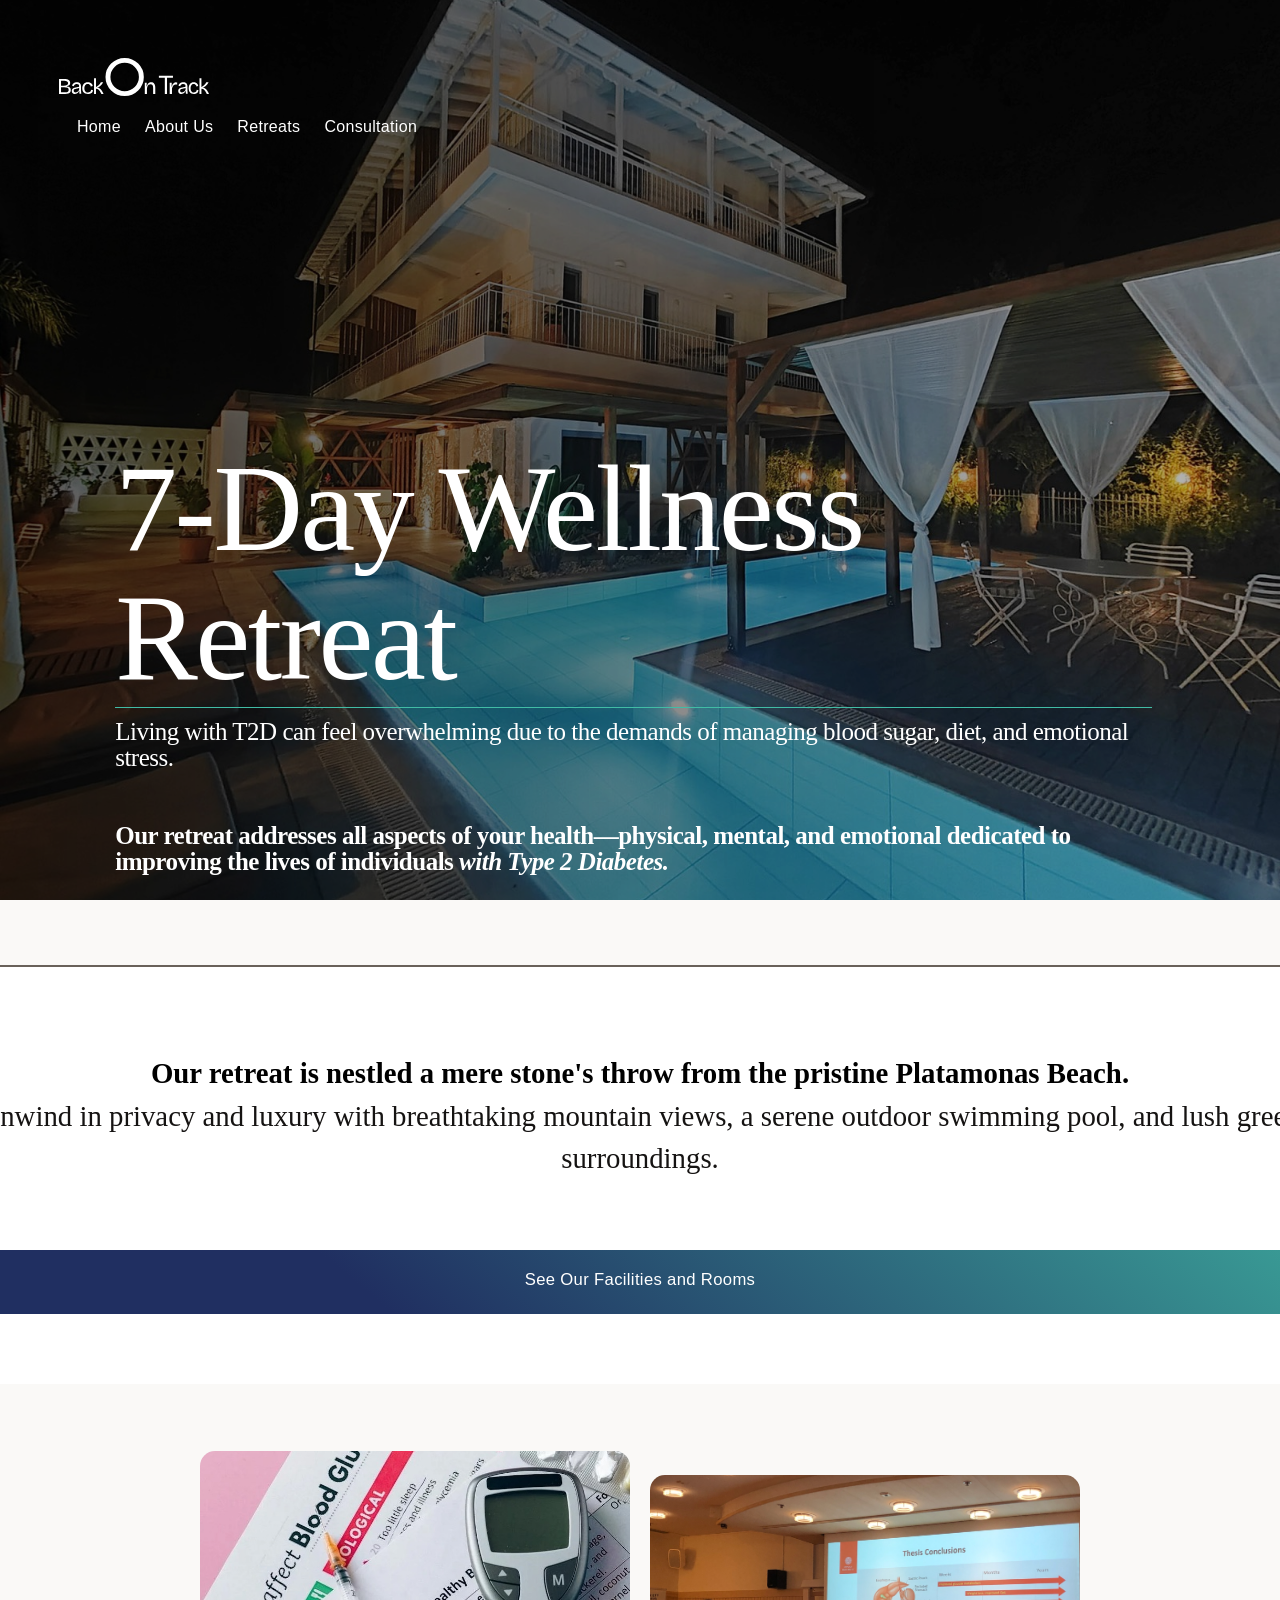
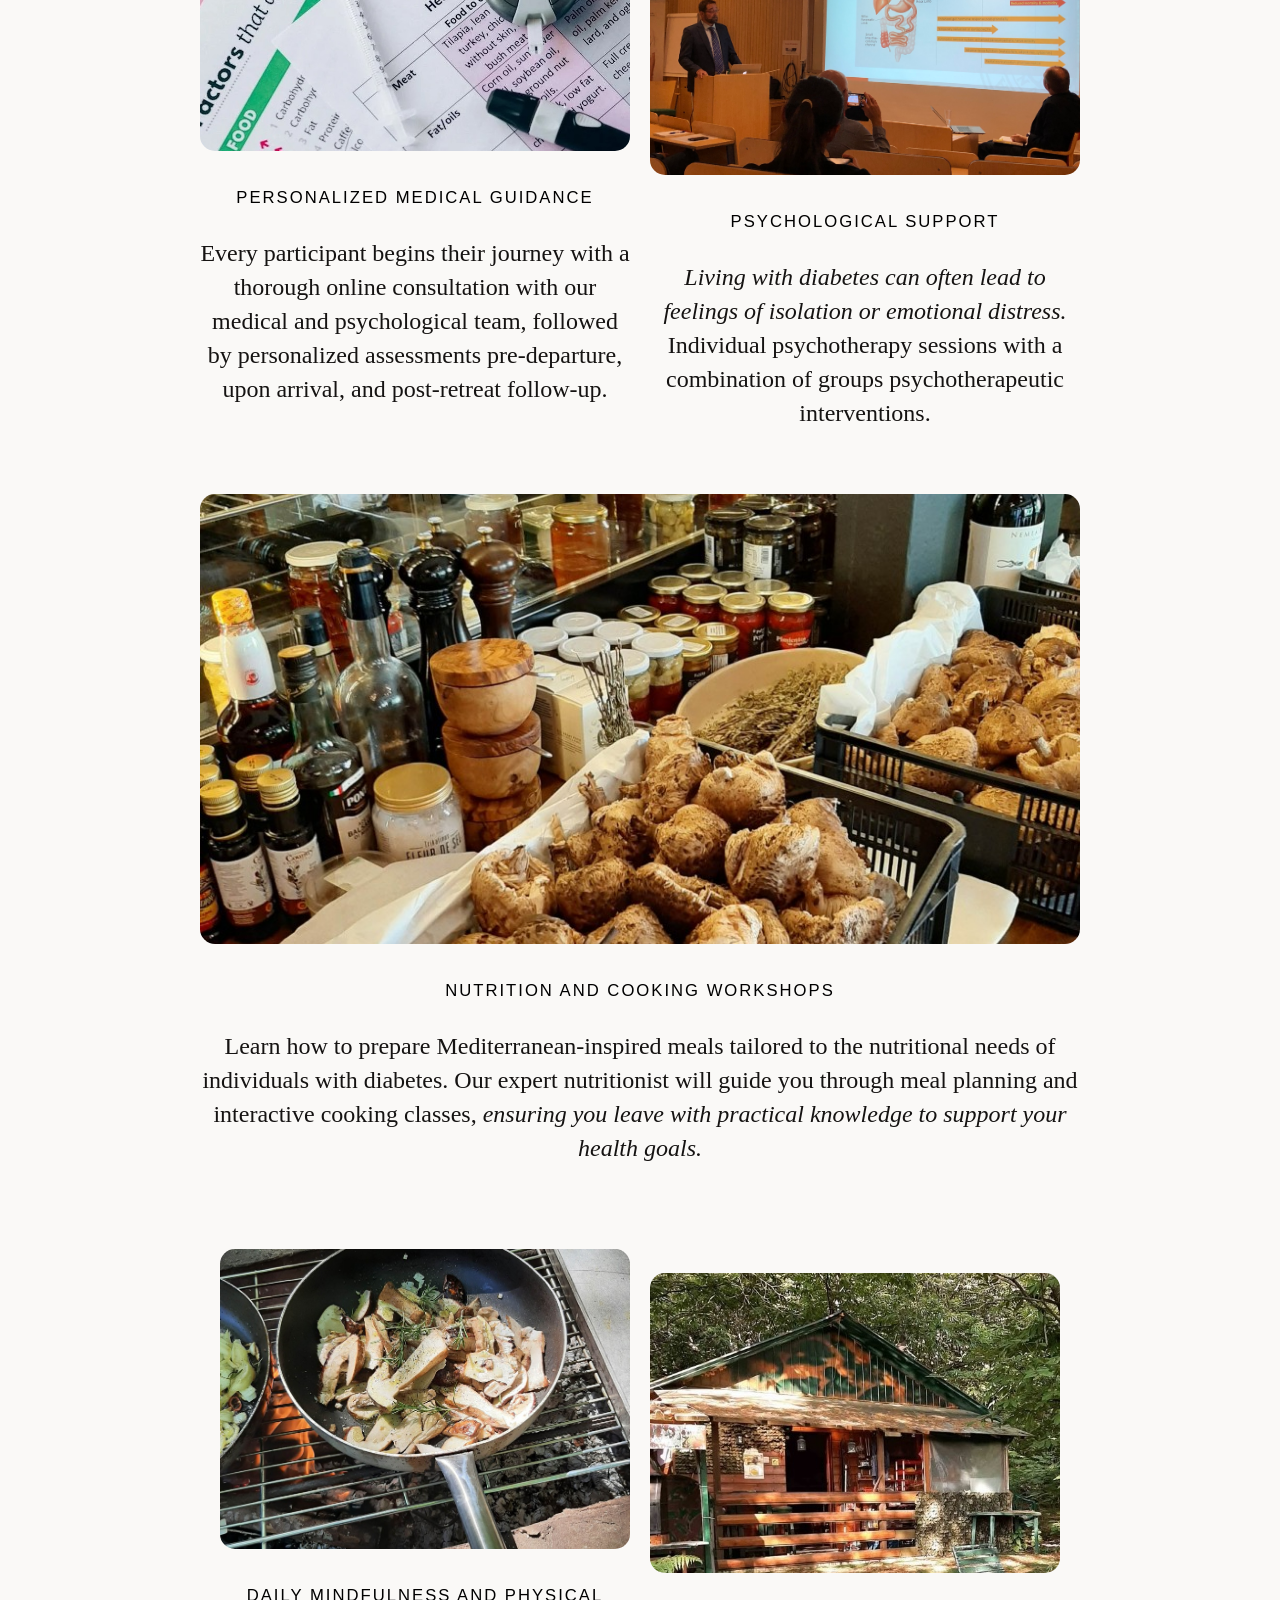
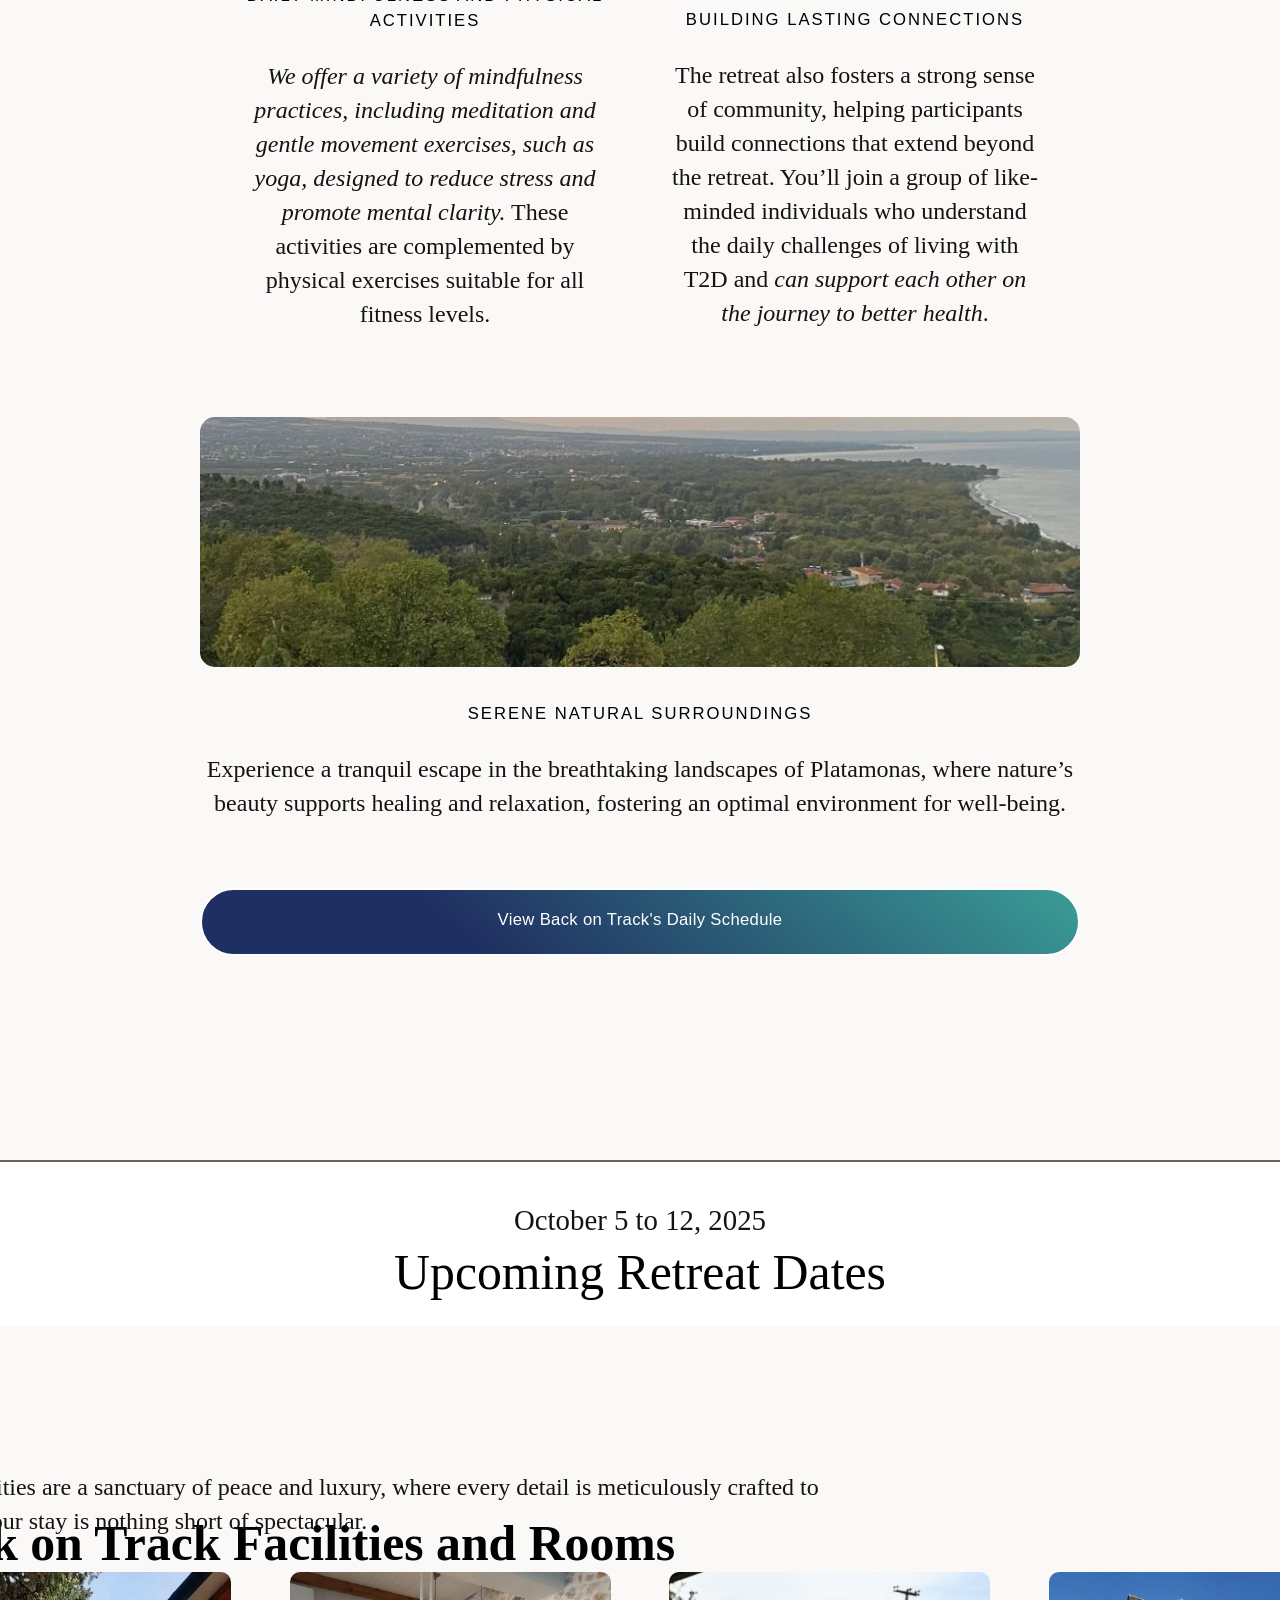
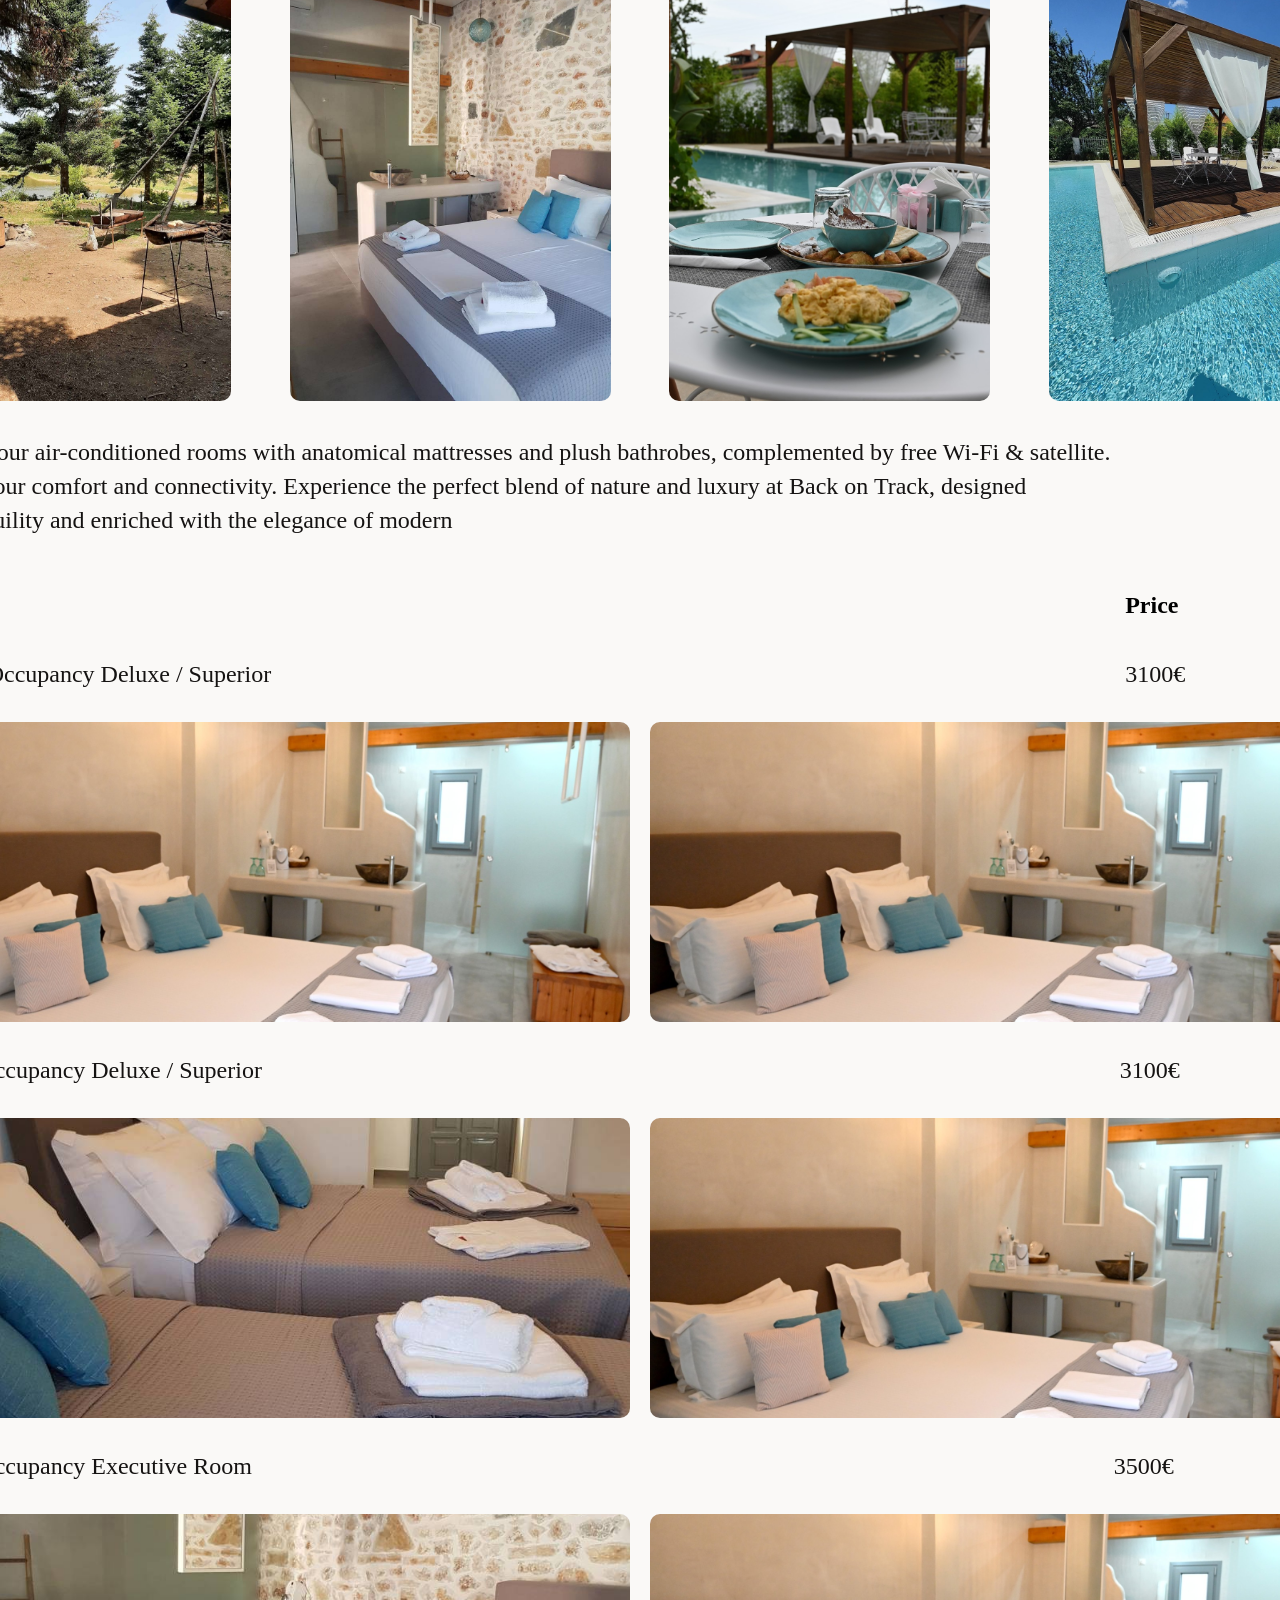
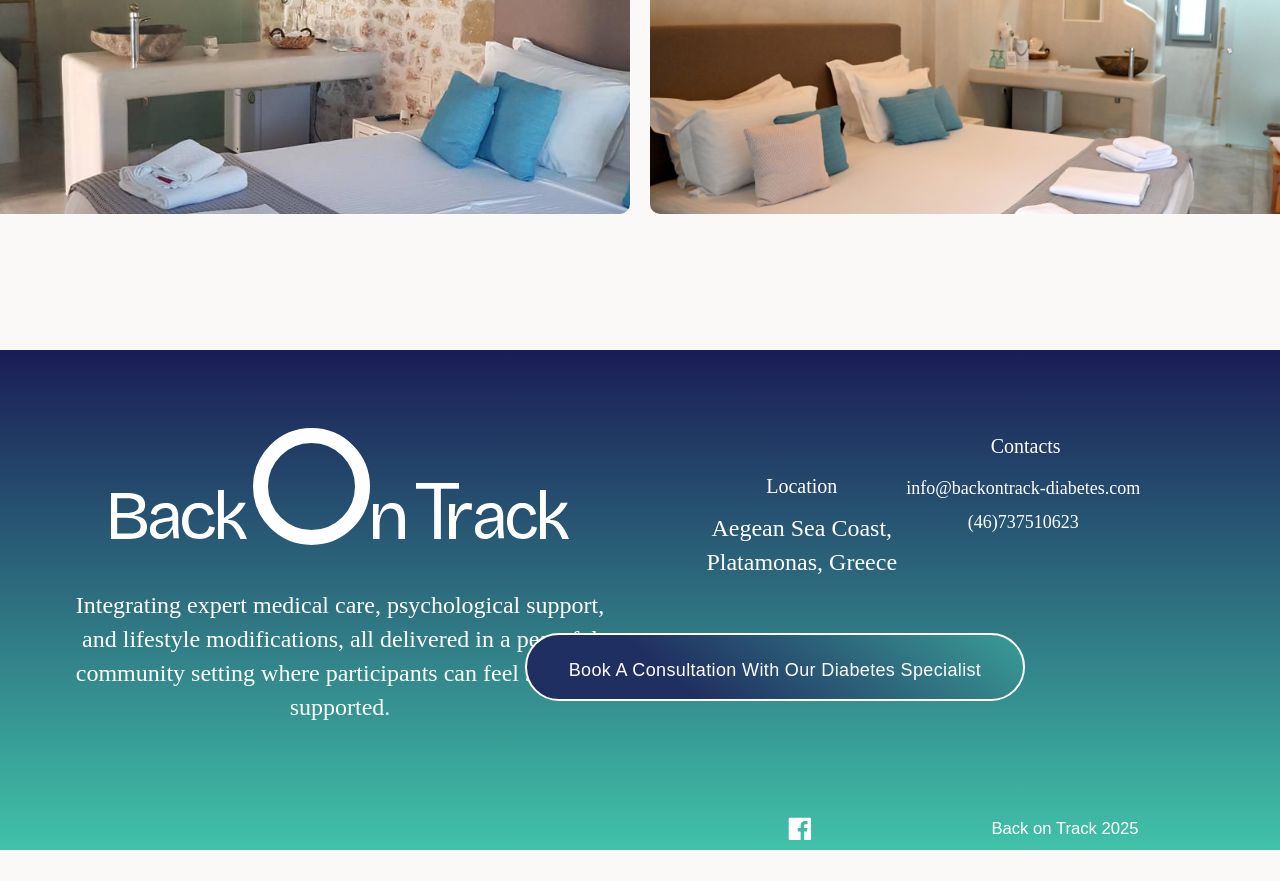
<file: retreats.html>
<!DOCTYPE html>
<html lang="en" class="no-js" >
<head>

    <!--- basic page needs
    ================================================== -->
    <meta charset="utf-8">
    <meta name="viewport" content="width=device-width, initial-scale=1">
    <title>Retreats - back on track</title>

    <script>
        document.documentElement.classList.remove('no-js');
        document.documentElement.classList.add('js');
    </script>

    <!-- CSS
    ================================================== -->
    <link rel="stylesheet" href="css/vendor.css">
    <link rel="stylesheet" href="css/styles.css">

    <!-- favicons
    ================================================== -->
    <link rel="apple-touch-icon" sizes="180x180" href="ellipse 45.svg">
    <link rel="icon" type="image/png" sizes="32x32" href="ellipse 45.svg">
    <link rel="icon" type="image/png" sizes="16x16" href="ellipse 45.svg">
    <link rel="manifest" href="site.webmanifest">

</head>


<body id="top">

    
    <!-- preloader
    ================================================== -->
    <div id="preloader">
        <div id="loader" class="dots-fade">
            <div></div>
            <div></div>
            <div></div>
        </div>
    </div>   

    <!-- page wrap
    ================================================== -->
    <div id="page" class="s-pagewrap">

        <div class="menu-underlay"></div>

<!-- # site header 
================================================== -->
<header class="s-header">
    <div class="s-header__block">
        <div class="s-header__logo">
            <a class="back-on-track logo" href="home.html">
                <img src="images/BACK ON TRACK LOGO.svg" alt="Homepage">
            </a>
        </div>
        <div class="s-header__cta">
            <ul class="s-header__nav-links">
                <li>
                    <a href="home.html" class="btn btn--primary s-header__cta-btn">Home</a>
                </li>
                <li>
                    <a href="about.html" class="btn btn--primary s-header__cta-btn">About Us</a>
                </li>
                <li>
                    <a href="retreats.html" class="btn btn--primary s-header__cta-btn">Retreats</a>
                </li>
                <li>
                    <a href="consultations.html" class="btn btn--primary s-header__cta-btn">Consultation</a>
                </li>
            </ul>
        </div>
    </div>
</header> <!-- end s-header -->
            
        </header> <!-- end s-header -->            
        

         <!-- # main content
        ================================================== -->
        <section class="s-section" style="margin-bottom: 15px;">
        <article class="s-content">
            <!-- ## pageheader -->
            <section class="s-pageheader" 
                style="display: flex; align-items: center; background-image: url(images/gallery/1/best\ hotel\ pic.jpg); 
                       background-size: cover; background-position: center; background-repeat: no-repeat; height: 100vh;">
        
                <!-- Left Text Content -->
                <div class="column xl-6 s-pageheader__content" 
                    style="width: 90%; padding-left: 9%; text-align: left; color: white;">
                    <h1 class="page-title" style="margin-top: 250px;">
                        7-Day Wellness Retreat
                    </h1>

                    <h1 class="page-title" style="font-size: 25px;">
                        Living with T2D can feel overwhelming due to the demands of managing blood sugar, diet, and emotional stress. <br>
                        <br> 
                        <br>
                        <b style="color: #ffffff;">Our retreat addresses all aspects of your health—physical, 
                        mental, and emotional dedicated to improving the lives of individuals <i>with Type 2 Diabetes.</i></b>
                    </h1>
                </div>
        
                <!-- Right Image (Just for Alignment) -->
                <div class="column xl-10" style="width: 50%;"></div>

        <div class="row width-narrow content-block" style="text-align: center; display: flex; flex-direction: column; align-items: center;">
            <div class="column xl-12">
                <h3 style="margin-top: 90px; margin-bottom: -100px;">A Tailored Retreat for Health and Relaxation</h3>
                <div class="grid-list-items list-items" style="display: flex; justify-content: center;">
                </div>
            </div> <!--list-items -->  
        </div>

         </section> <!-- end pageheader -->
        </article>  


                <!-- Space between sections -->
                <div class="row width-narrower content-block" style="margin-top: -20px; margin-bottom: -50px;">
                    <div class="column xl-12">
                        <div class="menu-block">
                            <div class="menu-block__group">
                                <h1 style="margin-left: -105px; margin-bottom: 15px; font-size: 40px;"></h1>
                                <ul class="menu-list" style="margin-left: -100px; margin-right: -100px;">

                                    <div class="row width-narrower row-x-center content-block content-block--grey cta-block" style="display: flex; justify-content: center; align-items: center; text-align: center; margin-left: auto; margin-right: auto;">
                                        <div class="column xl-10 mob-12">     
                                            <p class="attention-getter">
                                                <b>Our retreat is nestled a mere stone's throw from the pristine Platamonas Beach.</b><br>
                                                 Unwind in privacy and luxury with breathtaking mountain views, a serene outdoor swimming pool, and lush green surroundings.
                                            <div class="s-about__content-btn">
                                                <a id="target-section" class="btn btn--stroke btn--medium u-fullwidth">See Our Facilities and Rooms
                                                </a>
                                            </div>
                                        </div>
                                    </div>
                                </ul>
                            </div>
                        </div>
                    </div>
                </div>



             </div> <!-- end content-block -->
         
                <div class="row width-narrow content-block" style="text-align: center; display: flex; flex-direction: column; align-items: center;">
                    <section class="s-section" style="margin-top: 0px;">        
                        <div class="row width-narrow content-block">
                            <div class="column xl-12"> 
                    
                                <!-- Row 1: First Two Images with Text -->
                                <div class="grid-list-items list-items" style="display: flex; gap: 20px; text-align: center; flex-wrap: wrap;">
                    
                                    <div class="column" style="flex: 1;">
                                        <figure>
                                            <img src="images/gallery/1/medical3.jpeg"  
                                                srcset="images/gallery/1/medical3.jpeg 1x, images/gallery/1/medical3.jpeg 2x" alt="" 
                                                style="width: 100%; height: 300px; object-fit: cover; border-radius: 15px;">
                                        </figure>
                                        <div class="text-block" style="max-width: 100%; margin-top: 10px;">
                                            <h6 class="list-items__item-small-title">Personalized Medical Guidance</h6>
                                            <p>
                                                Every participant begins their journey with a thorough online consultation with 
                                                our medical and psychological team, followed by personalized assessments pre-departure, 
                                                upon arrival, and post-retreat follow-up.
                                            </p>
                                        </div>
                                    </div>
                    
                                    <div class="column" style="flex: 1;">
                                        <figure>
                                            <img src="images/gallery/1/Petros lecture.jpeg"  
                                                srcset="images/gallery/1/Petros lecture.jpeg 1x, images/gallery/1/Petros lecture.jpeg 2x" alt="" 
                                                style="width: 100%; height: 300px; object-fit: cover; border-radius: 15px;">
                                        </figure>
                                        <div class="text-block" style="max-width: 100%; margin-top: 10px;">
                                            <h6 class="list-items__item-small-title">Psychological Support</h6>
                                            <p> 
                                                <i>Living with diabetes can often lead to feelings of isolation or emotional distress.</i>
                                                Individual psychotherapy sessions with a combination of groups psychotherapeutic interventions. 

                                            </p>
                                        </div>
                                    </div>
                                </div>
                    
                                <!-- Row 2: Next Two Images with Text -->
                                <div class="grid-list-items list-items" style="display: flex; gap: 20px; text-align: center; flex-wrap: wrap; margin-top: 30px;">
                    
                                    <div class="column" style="flex: 1;">
                                        <figure>
                                            <img src="images/gallery/1/215.jpg"  
                                                srcset="images/gallery/1/215.jpg 1x, images/gallery/1/215.jpg 2x" alt="" 
                                                style="width: 100%; height: 450px; object-fit: cover; border-radius: 15px;">
                                        </figure>
                                        <div class="text-block" style="max-width: 100%; margin-top: 10px;">
                                            <h6 class="list-items__item-small-title">Nutrition and Cooking Workshops</h6>
                                            <p>
                                                Learn how to prepare Mediterranean-inspired meals tailored to the nutritional needs 
                                                of individuals with diabetes. Our expert nutritionist will guide you through meal 
                                                planning and interactive cooking classes, <i>ensuring you leave with practical knowledge 
                                                to support your health goals.</i>
                                            </p>
                                        </div>
                                    </div> 
                                    
                                                        
                                <!-- Row 2: Next Two Images with Text -->
                                <div class="grid-list-items list-items" style="display: flex; gap: 20px; text-align: center; flex-wrap: wrap; margin-top: 30px;">
                    
                                    <div class="row width-narrow content-block" style="display: flex; gap: 20px;">
                                        <!-- First Image Column with Text -->
                                        <div class="column" style="flex: 1;">
                                            <figure>
                                                <img src="images/gallery/1/ourdoor cooking pan.jpg"  
                                                    srcset="images/gallery/1/Petros lecture.jpeg 1x, images/gallery/1/Petros lecture.jpeg 2x" alt="" 
                                                    style="width: 100%; height: 300px; object-fit: cover; border-radius: 15px;">
                                            </figure>
                                            <!-- Text below the first image -->
                                            <div class="text-block" style="max-width: 100%; margin-top: 10px;">
                                                <h6 class="list-items__item-small-title">Daily Mindfulness and Physical Activities</h6>
                                                <p style="max-width: 90%; margin: 0 auto;">
                                                    <i>We offer a variety of mindfulness practices, including meditation and gentle movement exercises, 
                                                    such as yoga, designed to reduce stress and promote mental clarity.</i> 
                                                    These activities are complemented by physical exercises suitable for all fitness levels.
                                                </p>
                                            </div>
                                        </div>
                                    
                                        <!-- Second Image Column with Text -->
                                            <div class="column" style="flex: 1;">
                                                <figure>
                                                    <img src="images/gallery/1/outdoor cooking house.jpg"  
                                                        srcset="images/gallery/1/Petros lecture.jpeg 1x, images/gallery/1/Petros lecture.jpeg 2x" alt="" 
                                                        style="width: 100%; height: 300px; object-fit: cover; border-radius: 15px;">
                                                </figure>
                                            <!-- Text below the second image -->
                                            <div class="text-block" style="max-width: 100%; margin-top: 10px;">
                                                <h6 class="list-items__item-small-title">Building Lasting Connections</h6>
                                                <p style="max-width: 90%; margin: 0 auto;">
                                                    The retreat also fosters a strong sense of community, helping participants 
                                                    build connections that extend beyond the retreat. 
                                                    You’ll join a group of like-minded individuals who understand the daily challenges of 
                                                    living with T2D and <i>can support each other on the journey to better health</i>.
                                                </p>
                                            </div>
                                        </div>
                                    </div>
                                    <div class="column" style="flex: 1;">
                                        <figure>
                                            <img src="images/gallery/1/Platamonas view.jpeg"  
                                                srcset="images/gallery/1/Platamonas view.jpeg 1x, images/gallery/1/Platamonas view.jpeg 2x" alt="" 
                                                style="width: 100%; height: 250px; object-fit: cover; border-radius: 15px; margin-top: -60px;">
                                        </figure>
                                        <div class="text-block" style="max-width: 100%; margin-top: 10px;">
                                            <h6 class="list-items__item-small-title">Serene Natural Surroundings</h6>
                                            <p>
                                                Experience a tranquil escape in the breathtaking landscapes of Platamonas, 
                                                where nature’s beauty supports healing and relaxation, fostering an optimal 
                                                environment for well-being.
                                            </p>
                                        </div>
                                        <div class="s-about__content-btn">
                                            <a href="schedule.html" class="btn btn--stroke btn--medium u-fullwidth">View Back on Track's Daily Schedule
                                            </a>
                                        </div>
                                    </div>
                                </div>
                    
                            </div> <!--list-items -->  
                        </div>
                    </section>  
                </div>          
                    


                <!-- Space between sections -->
                <div class="row width-narrower content-block" style="margin-top: 0px; margin-bottom: 20px;">
                    <div class="column xl-12">
                        <div class="menu-block">
                            <div class="menu-block__group">
                                <h1 style="margin-left: -105px; margin-bottom: 15px; font-size: 40px;"></h1>
                                <ul class="menu-list" style="margin-left: -110px; margin-right: -110px;">

                                    <div class="row width-narrower row-x-center content-block content-block--grey cta-block" style="display: flex; justify-content: center; align-items: center; text-align: center; margin-left: auto; margin-right: auto;">
                                        <div class="column xl-10 mob-12">     
                                            <h3>Upcoming Retreat Dates</h3>
                                            <p class="attention-getter">
                                                October 5 to 12, 2025
                                            </p>
                                        </div>
                                    </div>
                                    <div id="target-section"></div>
                                    <div class="row u-add-bottom" style="margin-left: 15px;" style="margin-right: 15px" id="target-section"></div>
                                        <a href="#target-section"></a> 
                                        <h3><b>Back on Track Facilities and Rooms</b></h3>
                                            <p>Our facilities are a sanctuary of peace and luxury, where every detail is meticulously crafted to <br> ensure your stay is nothing short of spectacular. <br>
                                            </p>
                                            <head>
                                                <meta charset="UTF-8">
                                                <meta name="viewport" content="width=device-width, initial-scale=1.0">
                                    
                                                <title>Image Gallery</title>
                                                <style>
                                                    .image-gallery {
                                                        display: flex;
                                                        justify-content: space-between;
                                                        gap: 10px;
                                                        flex-wrap: wrap;
                                                    }
                                            
                                                    .image-gallery img {
                                                        width: 22%;  /* Adjust size */
                                                        border-radius: 10px;  /* Rounded corners */
                                                        object-fit: cover;  /* Keeps the aspect ratio and fills the space */
                                                    }
                                                </style>
                                            </head>
                                            <body>
                                            
                                            <div class="image-gallery">
                                                <img src="images/retreat/lake3.jpg" alt="Image 1">
                                                <img src="images/retreat/bedroom2.jpg" alt="Image 2">
                                                <img src="images/retreat/hotel breakfast.jpeg" alt="Image 3">
                                                <img src="images/retreat/hotel swimming pool.jpg" alt="Image 4">
                                            </div>
                                            
                                            </body>
                                            </html>                                                                                         
                                            <p>Relax in our air-conditioned rooms with anatomical mattresses and plush bathrobes, complemented by free Wi-Fi & satellite. <br>
                                                TV for your comfort and connectivity. Experience the perfect blend of nature and luxury at Back on Track, designed <br>
                                                for tranquility and enriched with the elegance of modern</p>
                                            <head>
                                                <meta charset="UTF-8">
                                                <meta name="viewport" content="width=device-width, initial-scale=1.0">
                                                <title>Image Gallery</title>
                                                <style>
                                                    .image-gallery {
                                                        display: flex;
                                                        justify-content: space-between;
                                                        gap: 10px;
                                                        flex-wrap: wrap;
                                                    }
                                            
                                                    .image-gallery img {
                                                        width: 22%;  /* Adjust size */
                                                        border-radius: 10px;  /* Rounded corners */
                                                        object-fit: cover;  /* Keeps the aspect ratio and fills the space */                                                    }
                                                </style>
                                            </head>
                                            <body>
                                            
                                            <div class="table-responsive">
                                                <table>
                                                        <thead>
                                                        <tr>
                                                            <th>Rooms</th>
                                                            <th>Price</th>
                                                        </tr>
                                                        </thead>
                                                        <tbody>
                                                        <tr>
                                                            <td>Double Occupancy Deluxe / Superior </td>
                                                            <td>3100€</td>
                                                        </tr>
                                                        </tbody>
                                                </table>
                                            </div>
                                            <!DOCTYPE html>
                                            <html lang="en">
                                            <head>
                                                <meta charset="UTF-8">
                                                <meta name="viewport" content="width=device-width, initial-scale=1.0">
                                                <title>Double Occupancy Deluxe / Superior</title>
                                                <style>
                                                    .image-container {
                                                        width: 100%; /* Adds margin on sides */
                                                        margin: -20px auto; /* Centers the images */
                                                        display: flex;
                                                        gap: 20px; /* Space between images */
                                                    }
                                            
                                                    .image-container img {
                                                        width: 50%; /* Each image takes half the container */
                                                        height: 300px; /* Shorter height */
                                                        border-radius: 10px; /* Rounded corners */
                                                        object-fit: cover; /* Keeps proportions while cropping */
                                                        display: block;
                                                    }
                                            
                                                    @media (max-width: 768px) {
                                                        .image-container {
                                                            flex-direction: column; /* Stack images on small screens */
                                                        }
                                                        .image-container img {
                                                            width: 100%; /* Full width on smaller screens */
                                                        }
                                                    }
                                                </style>
                                            </head>
                                            <body>
                                            
                                            <div class="image-container">
                                                <img src="images/retreat/deluxe room .jpg" alt="Retreat Bedroom">
                                                <img src="images/retreat/deluxe room .jpg" alt="Retreat Bedroom 2">
                                            </div>

                                            <div class="table-responsive">
                                                <table>
                                                        <thead>
                                                        <tr>
                                                        </tr>
                                                        </thead>
                                                        <tbody>
                                                        <tr>
                                                            <td>Single Occupancy Deluxe / Superior </td>
                                                            <td>3100€</td>
                                                        </tr>
                                                        </tbody>
                                                </table>
                                            </div>

                                            <!DOCTYPE html>
                                            <html lang="en">
                                            <head>
                                                <meta charset="UTF-8">
                                                <meta name="viewport" content="width=device-width, initial-scale=1.0">
                                                <title>Two Images Side by Side</title>
                                                <style>
                                                    .image-container {
                                                        width: 100%; /* Adds margin on sides */
                                                        margin: -20px auto; /* Centers the images */
                                                        display: flex;
                                                        gap: 20px; /* Space between images */
                                                    }
                                            
                                                    .image-container img {
                                                        width: 50%; /* Each image takes half the container */
                                                        height: 300px; /* Shorter height */
                                                        border-radius: 10px; /* Rounded corners */
                                                        object-fit: cover; /* Keeps proportions while cropping */
                                                        display: block;
                                                    }
                                            
                                                    @media (max-width: 768px) {
                                                        .image-container {
                                                            flex-direction: column; /* Stack images on small screens */
                                                        }
                                                        .image-container img {
                                                            width: 100%; /* Full width on smaller screens */
                                                        }
                                                    }
                                                </style>
                                            </head>
                                            <body>
                                            
                                            <div class="image-container">
                                                <img src="images/retreat/the bedroom.jpg" alt="Retreat Bedroom">
                                                <img src="images/retreat/deluxe room .jpg" alt="Retreat Bedroom 2">
                                            </div>
                                            
                                            </body>
                                            </html>
                                            
                                            <div class="table-responsive">
                                                <table>
                                                        <thead>
                                                        <tr>
                                                        </tr>
                                                        </thead>
                                                        <tbody>
                                                        <tr>
                                                            <td>Single Occupancy Executive Room</td>
                                                            <td>3500€</td>
                                                        </tr>
                                                        </tbody>
                                                </table>
                                            </div>
                                            <!DOCTYPE html>
                                            <html lang="en">
                                            <head>
                                                <meta charset="UTF-8">
                                                <meta name="viewport" content="width=device-width, initial-scale=1.0">
                                                <title>Single Occupancy Executive Room</title>
                                                <style>
                                                    .image-container {
                                                        width: 100%; /* Adds margin on sides */
                                                        margin: -20px auto; /* Centers the images */
                                                        display: flex;
                                                        gap: 20px; /* Space between images */
                                                    }
                                            
                                                    .image-container img {
                                                        width: 50%; /* Each image takes half the container */
                                                        height: 300px; /* Shorter height */
                                                        border-radius: 10px; /* Rounded corners */
                                                        object-fit: cover; /* Keeps proportions while cropping */
                                                        display: block;
                                                    }
                                            
                                                    @media (max-width: 768px) {
                                                        .image-container {
                                                            flex-direction: column; /* Stack images on small screens */
                                                        }
                                                        .image-container img {
                                                            width: 100%; /* Full width on smaller screens */
                                                        }
                                                    }
                                                </style>
                                            </head>
                                            <body>
                                            
                                            <div class="image-container">
                                                <img src="images/retreat/bedroom2.jpg" alt="Retreat Bedroom">
                                                <img src="images/retreat/deluxe room .jpg" alt="Retreat Bedroom 2">
                                            </div>
                                            
                                            
                                                </style>
                                            </head>
                                            <body>
                                            
                                            </body>
                                            </html>
                                        </div>
                                    </tr>
                                </h1>
                            </ul>
                        </div>
                    </div>
                </div>
                
             </div> <!-- end content-block -->

             </section> <!-- pagecontent --> 
                    
         </article> <!-- end main content -->
                                    
                        

<!-- # footer ================================================== -->
<footer id="footer" class="s-footer" style="padding-top: 250px;">  

    <div class="row s-footer__main-content">

        <div class="column xl-6 md-12 s-footer__block s-footer__about"> 
            <div class="s-footer__logo">
                <a class="logo" href="home.html">
                    <img src="images/BACK ON TRACK LOGO.svg" style=margin-top:20px; alt="Homepage">
                </a>
            </div>  
            <p>
                Integrating expert medical care, psychological support, and lifestyle modifications, 
                all delivered in a peaceful community setting where participants can feel safe and supported.
            </p>               
        </div> <!-- end s-footer__about -->

        <div class="column xl-6 md-12 s-footer__block s-footer__info">
            <div class="row">
                <div class="column xl-6 lg-12" style=margin-top:40px;>
                    <h5>Location</h5>
                    <p>
                        Aegean Sea Coast, <br> Platamonas, Greece
                    </p>
                </div>
                <div class="column xl-6 lg-12" style="margin-left: -5%;">     
                    <div style="margin-left: -23%;" style="margin-top: 90%">
                        <h5>Contacts</h5>
                    </div>
                    
                    <ul class="link-list" style="font-size: 18px;">
                        <li><a href="mailto:info@backontrack-diabetes.com" style="margin-left: -70px; style="margin-right: 70px;"">info@backontrack-diabetes.com</a></li>
                        <li><a href="https://wa.me/46737510623?text=Hello!%20I%20am%20interested%20in%20the%20Back%20on%20Track%20Diabetes%20Wellness%20Retreat,%20can%20I%20schedule%20a%20consult%3F" style="margin-left: -70px; style="margin-right: 70px;">(46)737510623</a></li>
                    </ul> 
                </div>                  
                <div class="row s-footer__top row-x-center">
                    <div class="column xl-4 lg-6 tab-8 mob-12" class="s-about__content-btn" style="margin-left: -130px; margin-right: 0px; margin-top: 0px;">
                    <a href="consultations.html" class="btn btn--stroke btn--medium u-fullwidth" style="margin-top: 0%;">Book A Consultation With Our Diabetes Specialist
                    </a>
                </div>  
            </div> <!-- end s-footer__info -->

        </div> <!-- end s-footer__main-content -->             

    <div class="row s-footer__bottom">

        <div class="column xl-6 lg-12">
            <ul class="s-footer__social social-list" style="padding-top: -50px;" >
                <li>
                    <a href="https://www.facebook.com/share/17qvWDJ1uT/?mibextid=wwXIfr">
                        <svg xmlns="http://www.w3.org/2000/svg" width="24" height="24" viewBox="0 0 24 24" style="fill:rgba(0, 0, 0, 1);transform:;-ms-filter:"><path d="M20,3H4C3.447,3,3,3.448,3,4v16c0,0.552,0.447,1,1,1h8.615v-6.96h-2.338v-2.725h2.338v-2c0-2.325,1.42-3.592,3.5-3.592 c0.699-0.002,1.399,0.034,2.095,0.107v2.42h-1.435c-1.128,0-1.348,0.538-1.348,1.325v1.735h2.697l-0.35,2.725h-2.348V21H20 c0.553,0,1-0.448,1-1V4C21,3.448,20.553,3,20,3z"></path></svg>
                        <span class="u-screen-reader-text">Facebook</span>
                    </a>
                </li>

            </ul> 
        </div> <!-- end section-footer__social -->

        <div class="column xl-6 lg-12" style="padding-top: -50px;">
            <p class="ss-copyright">
                <span>Back on Track 2025</span>
            </p>
        </div>

    </div> <!-- end section-footer__bottom -->          
</footer> <!-- end s-footer -->

</div> <!-- end page-wrap -->



    


    <!-- Java Script
    ================================================== -->
    <script src="js/plugins.js"></script>
    <script src="js/main.js"></script>

    <script>
        document.addEventListener("DOMContentLoaded", function() {
            const images = document.querySelectorAll('.hero-image');
            let currentIndex = 0;
    
            function showNextImage() {
                images[currentIndex].classList.remove('active');
                images[currentIndex].style.opacity = 0;
    
                currentIndex = (currentIndex + 1) % images.length;
    
                images[currentIndex].classList.add('active');
                images[currentIndex].style.opacity = 1;
            }
    
            const intervalId = setInterval(showNextImage, 3000);
    
            images[currentIndex].classList.add('active');
            images[currentIndex].style.opacity = 1;
    
            images.forEach(image => {
                image.addEventListener('mouseover', () => clearInterval(intervalId));
                image.addEventListener('mouseout', () => setInterval(showNextImage, 3000));
            });
        });
    </script>

</body>
</html>
</file>
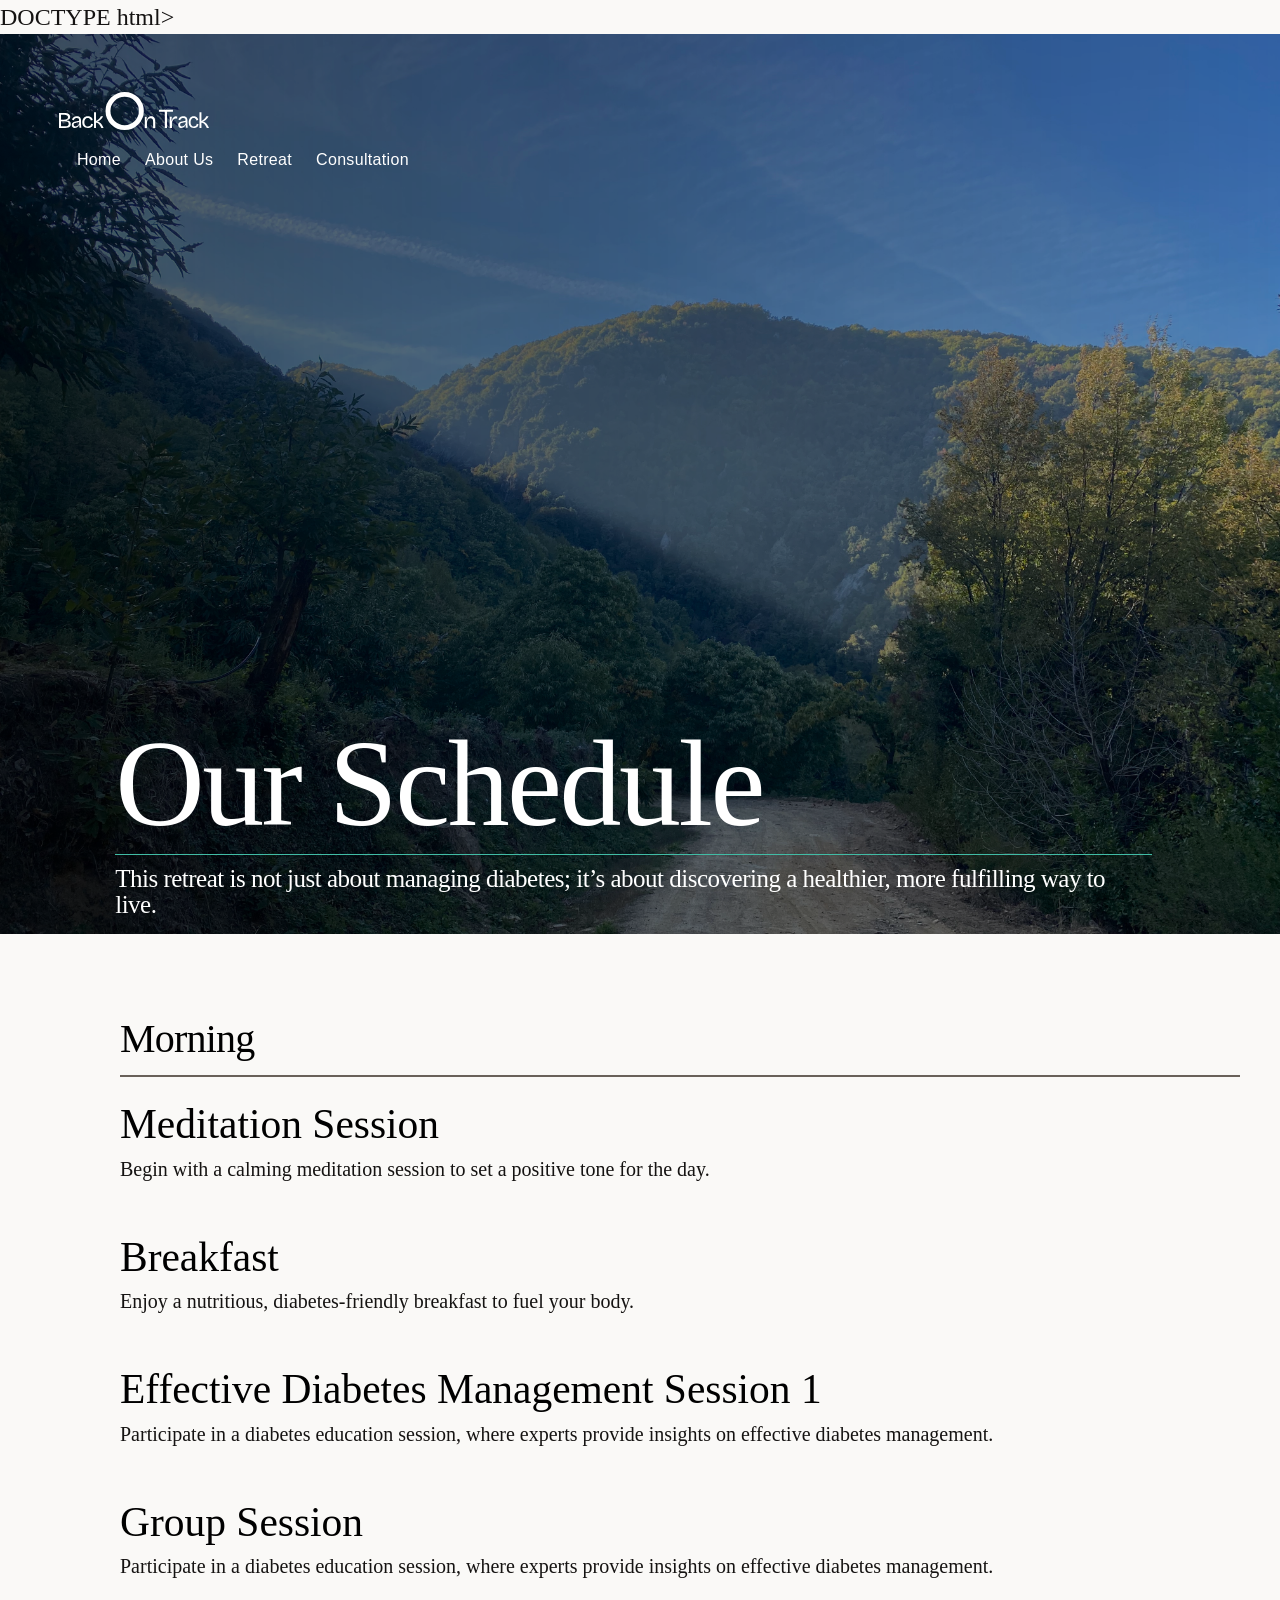
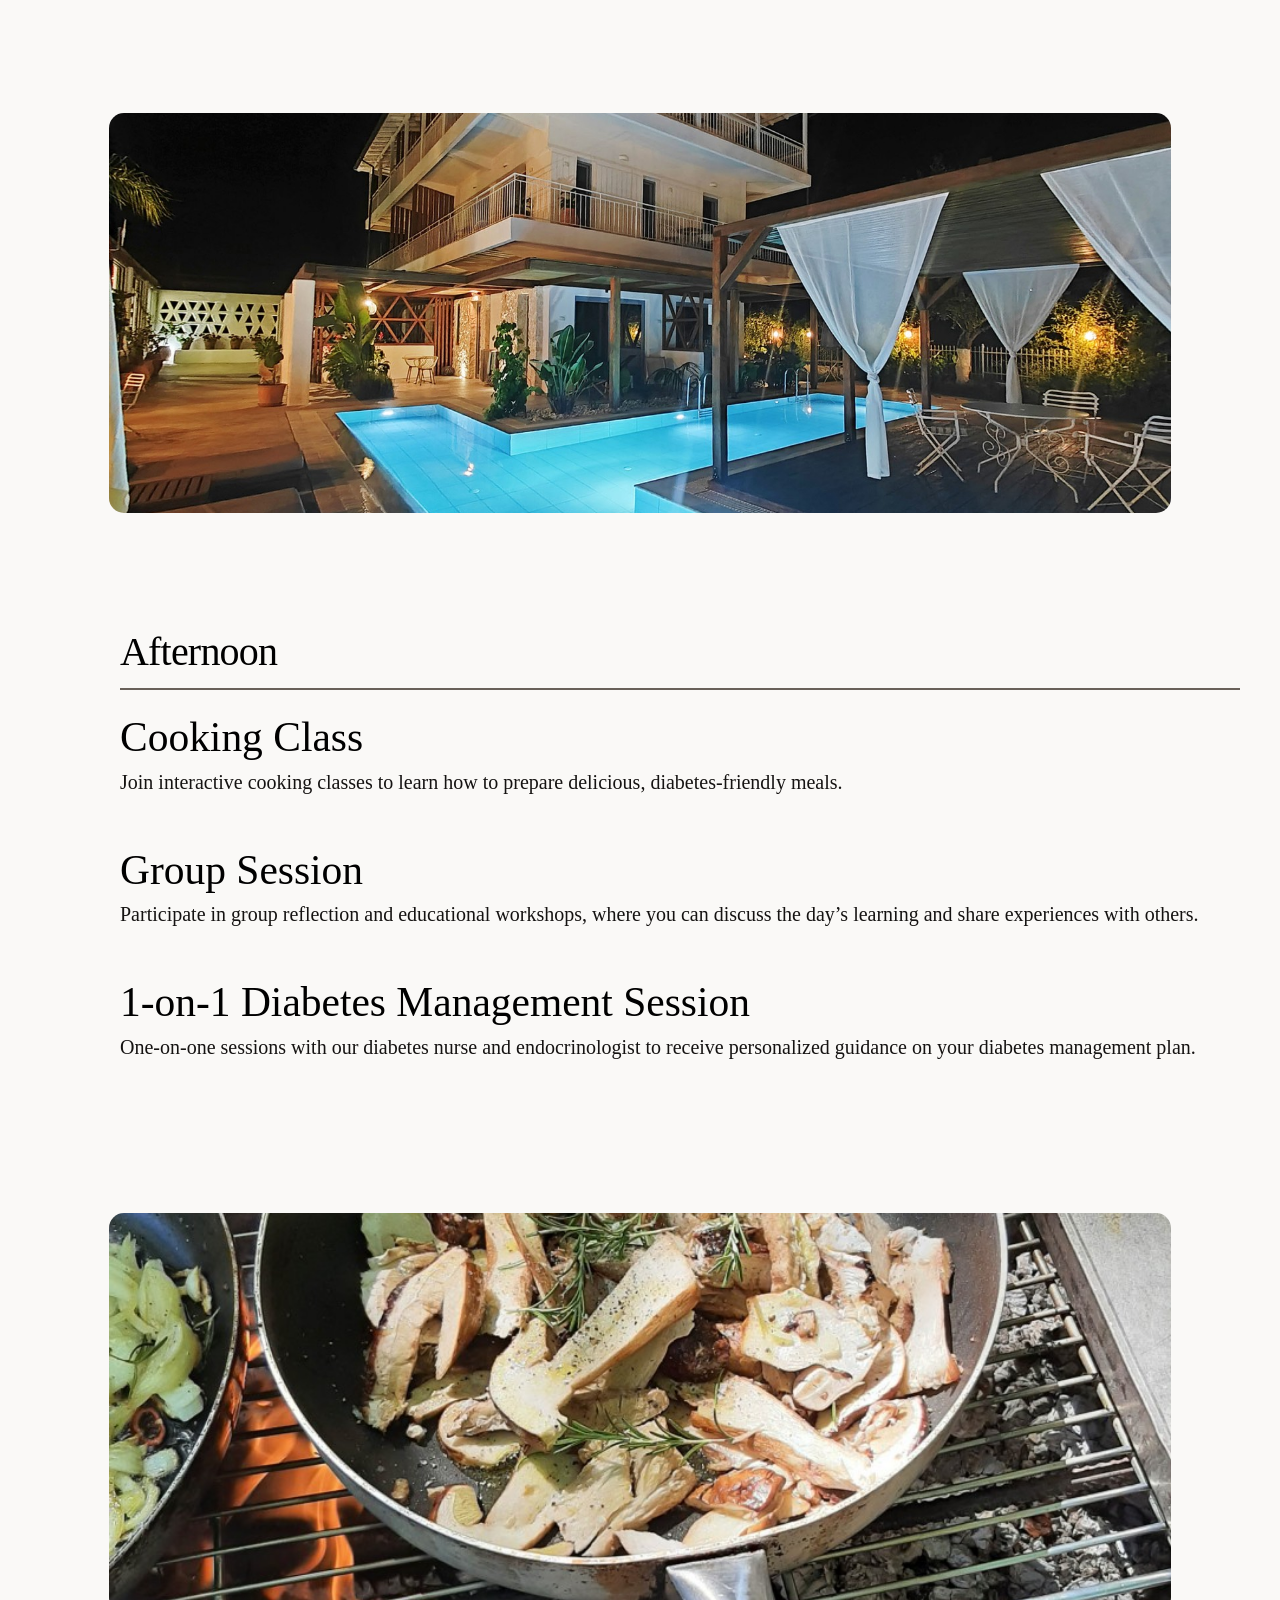
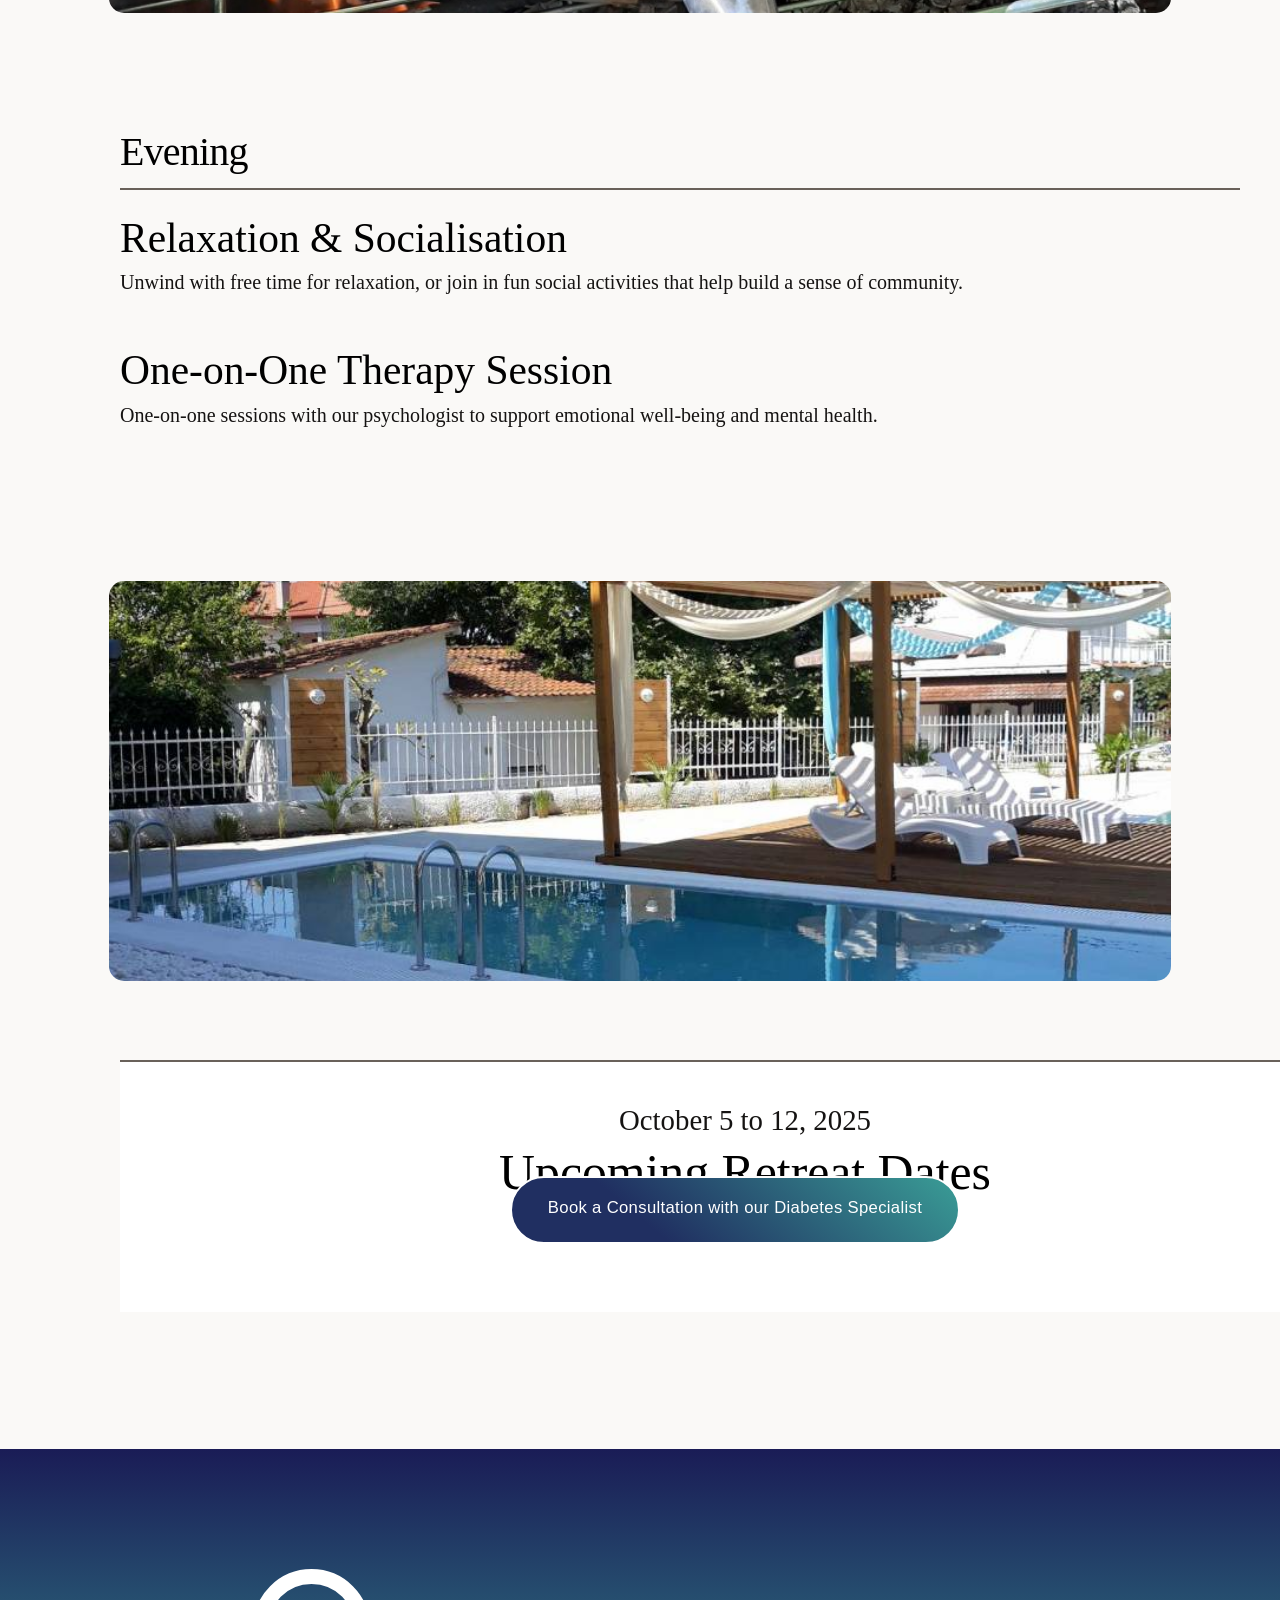
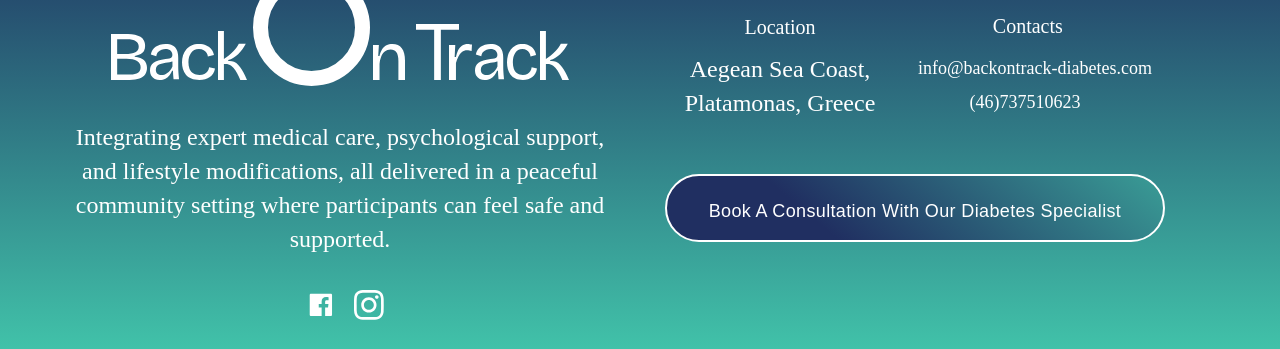
<file: schedule.html>
DOCTYPE html>
<html lang="en">
<head>
    <meta charset="UTF-8">
    <meta name="viewport" content="width=device-width, initial-scale=1.0">
    <title>Schedule</title>
    <script>
        document.documentElement.classList.remove('no-js');
        document.documentElement.classList.add('js');
    </script>
    <link rel="stylesheet" href="css/vendor.css">
    <link rel="stylesheet" href="css/styles.css">
    <link rel="apple-touch-icon" sizes="180x180" href="ellipse 45.svg">
    <link rel="icon" type="image/png" sizes="32x32" href="ellipse 45.svg">
    <link rel="icon" type="image/png" sizes="16x16" href="ellipse 45.svg">
    <link rel="manifest" href="site.webmanifest">


    <style>
        body {
            text-align: justify;
            line-height: 1.6;
        }
        .s-pageheader {
            display: flex;
            align-items: center;
            background-image: url(images/platamonas/Platamon.2013.jpeg);
            background-size: cover;
            background-position: center;
            background-repeat: no-repeat;
            height: 100vh;
            min-height: 100vh;
        }
        .s-pageheader__content {
            width: 90%;
            padding-left: 9%;
            text-align: left;
            color: white;
            margin-top: 250px;
        }
        .row.width-narrow.content-block {
            text-align: center;
            display: flex;
            flex-direction: column;
            align-items: center;
            margin-bottom: 15px;
            margin-top: auto;
        }
        .grid-list-items.list-items {
            display: flex;
            justify-content: center;
        }

        /* Mobile and Tablet Styles */
        @media (max-width: 1024px) {
            .hide-on-mobile-tablet {
                display: none !important;
            }
            .s-pageheader {
                height: auto !important;
                padding: 20px;
                text-align: center;
                flex-direction: column !important;
            }
            .s-pageheader__content {
                width: 100% !important;
                padding-left: 0 !important;
                text-align: center;
                margin-top: auto !important;
            }
            .page-title {
                font-size: 24px !important;
                margin-top: 10px !important;
            }
            .column.xl-10 {
                display: none !important;
            }
            .row.width-narrow.content-block {
                flex-direction: column !important;
                align-items: center !important;
                text-align: justify !important;
            }
            .menu-list {
                margin-left: -10px !important;
                margin-right: 0 !important;
            }
            .cta-block {
                margin-left: 0 !important;
                margin-right: 0 !important;
                padding: 10px !important;
            }
            .attention-getter {
                font-size: 16px !important;
                text-align: justify !important;
            }
            .btn {
                font-size: 16px !important;
                padding: 10px 20px !important;
                width: 100% !important;
            }
        }
        /* Desktop Styles */
        @media (min-width: 1025px) {
            .hide-on-desktop {
                display: none !important;
            }
        }
    </style>
</head>
<body id="top">
    <div id="preloader">
        <div id="loader" class="dots-fade">
            <div></div>
            <div></div>
            <div></div>
        </div>
    </div>
    <div id="page" class="s-pagewrap">
        <div class="menu-underlay"></div>
        <header class="s-header">
            <div class="s-header__block">
                <div class="s-header__logo">
                    <a class="back-on-track logo" href="index.html">
                        <img src="images/BACK ON TRACK LOGO.svg" alt="Homepage">
                    </a>
                </div>
                <div class="s-header__cta">
                    <ul class="s-header__nav-links">
                        <li><a href="index.html" class="btn btn--primary s-header__cta-btn">Home</a></li>
                        <li><a href="about.html" class="btn btn--primary s-header__cta-btn">About Us</a></li>
                        <li><a href="retreat.html" class="btn btn--primary s-header__cta-btn">Retreat</a></li>
                        <li><a href="consultations.html" class="btn btn--primary s-header__cta-btn">Consultation</a></li>
                    </ul>
                </div>
            </div>
        </header>
            <section class="s-section" style="margin-bottom: 15px;">
                <article class="s-content">
                    <section class="s-pageheader" style="display: flex; align-items: center; background-image: url(images/gallery/1/mountain\ near\ hotel.jpeg); background-size: cover; background-position: center; background-repeat: no-repeat; height: 100vh;">
                        <div class="column xl-6 s-pageheader__content" style="width: 90%; padding-left: 9%; text-align: left; color: white;">
                            <h1 class="page-title" style="margin-top: 250px;">
                                Our Schedule
                            </h1>
                            <h1 class="page-title" style="font-size: 25px;">
                                This retreat is not just about managing diabetes; it’s about discovering a healthier, more fulfilling way to live.<br>
                            </h1>
                        </div>
                    </section>
                </article>

                <div class="row width-narrower content-block" style="margin-top: 0; margin-bottom: -20px;">
                    <div class="column xl-12">
                        <div class="menu-block">
                            <div class="menu-block__group">
                                <h1 style="margin-left: 100px; margin-bottom: 15px; font-size: 40px;">Morning</h1>
                                <ul class="menu-list" style="margin-left: 100px; margin-right: 20px;">
                                    <li class="menu-list__item">
                                        <div class="menu-list__item-desc">
                                            <h4>Meditation Session</h4>
                                            <p>Begin with a calming meditation session to set a positive tone for the day.</p>
                                        </div>
                                    </li>
                                    <li class="menu-list__item">
                                        <div class="menu-list__item-desc">
                                            <h4>Breakfast</h4>
                                            <p>Enjoy a nutritious, diabetes-friendly breakfast to fuel your body.</p>
                                        </div>
                                    </li>
                                    <li class="menu-list__item">
                                        <div class="menu-list__item-desc">
                                            <h4>Effective Diabetes Management Session 1</h4>
                                            <p>Participate in a diabetes education session, where experts provide insights on effective diabetes management.</p>
                                        </div>
                                    </li>
                                    <li class="menu-list__item">
                                        <div class="menu-list__item-desc">
                                            <h4>Group Session</h4>
                                            <p>Participate in a diabetes education session, where experts provide insights on effective diabetes management.</p>
                                        </div>
                                    </li>
                                </ul>
                            </div>
                        </div>
                    </div>
                </div>

                <figure style="text-align: center;">
                    <img src="images/gallery/1/best hotel pic.jpg" srcset="images/gallery/1/Petros lecture.jpeg 1x, images/gallery/1/Petros lecture.jpeg 2x" alt="" style="width: 83%; height: 400px; object-fit: cover; border-radius: 15px; display: block; margin: 0 auto;">
                </figure>

                <div class="row width-narrower content-block" style="margin-top: 20px; margin-bottom: 20px;">
                    <div class="column xl-12">
                        <div class="menu-block">
                            <div class="menu-block__group">
                                <h1 style="margin-left: 100px; margin-bottom: 15px; font-size: 40px;">Afternoon</h1>
                                <ul class="menu-list" style="margin-left: 100px; margin-right: 20px;">
                                    <li class="menu-list__item">
                                        <div class="menu-list__item-desc">
                                            <h4>Cooking Class</h4>
                                            <p>Join interactive cooking classes to learn how to prepare delicious, diabetes-friendly meals.</p>
                                        </div>
                                    </li>
                                    <li class="menu-list__item">
                                        <div class="menu-list__item-desc">
                                            <h4>Group Session</h4>
                                            <p>Participate in group reflection and educational workshops, where you can discuss the day’s learning and share experiences with others.</p>
                                        </div>
                                    </li>
                                    <li class="menu-list__item">
                                        <div class="menu-list__item-desc">
                                            <h4>1-on-1 Diabetes Management Session</h4>
                                            <p>One-on-one sessions with our diabetes nurse and endocrinologist to receive personalized guidance on your diabetes management plan.</p>
                                        </div>
                                    </li>
                                </ul>
                            </div>
                        </div>
                    </div>
                </div>

                <figure style="text-align: center;">
                    <img src="images/gallery/1/ourdoor cooking pan.jpg" srcset="images/gallery/1/Petros lecture.jpeg 1x, images/gallery/1/Petros lecture.jpeg 2x" alt="" style="width: 83%; height: 400px; object-fit: cover; border-radius: 15px; display: block; margin: 0 auto;">
                </figure>

                <div class="row width-narrower content-block" style="margin-top: 20px; margin-bottom: 20px;">
                    <div class="column xl-12">
                        <div class="menu-block">
                            <div class="menu-block__group">
                                <h1 style="margin-left: 100px; margin-bottom: 15px; font-size: 40px;">Evening</h1>
                                <ul class="menu-list" style="margin-left: 100px; margin-right: 20px;">
                                    <li class="menu-list__item">
                                        <div class="menu-list__item-desc">
                                            <h4>Relaxation & Socialisation</h4>
                                            <p>Unwind with free time for relaxation, or join in fun social activities that help build a sense of community.</p>
                                        </div>
                                    </li>
                                    <li class="menu-list__item">
                                        <div class="menu-list__item-desc">
                                            <h4>One-on-One Therapy Session</h4>
                                            <p>One-on-one sessions with our psychologist to support emotional well-being and mental health.</p>
                                        </div>
                                    </li>
                                </ul>
                            </div>
                        </div>
                    </div>
                </div>

                <figure style="text-align: center;">
                    <img src="images/gallery/1/99.jpg" srcset="images/gallery/1/Petros lecture.jpeg 1x, images/gallery/1/Petros lecture.jpeg 2x" alt="" style="width: 83%; height: 400px; object-fit: cover; border-radius: 15px; display: block; margin: 0 auto;">
                </figure>

                <div class="row width-narrower content-block" style="margin-top: -40px; margin-bottom: 20px;">
                    <div class="column xl-12">
                        <div class="menu-block">
                            <div class="menu-block__group">
                                <h1 style="margin-left: 100px; margin-bottom: 15px; font-size: 40px;"></h1>
                                <ul class="menu-list" style="margin-left: 100px; margin-right: -110px;">
                                    <div class="row width-narrower row-x-center content-block content-block--grey cta-block" style="display: flex; justify-content: center; align-items: center; text-align: center; margin-left: auto; margin-right: auto;">
                                        <div class="column xl-10 mob-12">
                                            <h3>Upcoming Retreat Dates</h3>
                                            <p class="attention-getter">
                                                October 5 to 12, 2025
                                            </p>
                                        </div>
                                        <div class="s-about__content-btn" style="margin-left: 80px; margin-right: 100px; margin-top: 0px;">
                                            <a href="consultations.html" class="btn btn--stroke btn--medium u-fullwidth" style="align-items: ;">Book a Consultation with our Diabetes Specialist<br></a>
                                        </div>
                                    </div>
                                </ul>
                            </div>
                        </div>
                    </div>
                </div>
            </section>

<!-- # footer ================================================== -->
<div class="hide-on-mobile-tablet">
    <footer id="footer" class="s-footer" style="padding-top: 250px;">  
    
        <div class="row s-footer__main-content">
    
            <div class="column xl-6 md-12 s-footer__block s-footer__about"> 
                <div class="s-footer__logo">
                    <a class="logo" href="home.html">
                        <img src="images/BACK ON TRACK LOGO.svg" style=margin-top:20px; alt="Homepage">
                    </a>
                </div>  
                <p>
                    Integrating expert medical care, psychological support, and lifestyle modifications, 
                    all delivered in a peaceful community setting where participants can feel safe and supported.
                </p>               
                <ul class="s-footer__social social-list" style="padding-top: -50px;">
                    <li>
                        <a href="hhttps://www.facebook.com/profile.php?id=61573658109081">
                            <svg xmlns="http://www.w3.org/2000/svg" width="24" height="24" viewBox="0 0 24 24" style="fill:rgba(0, 0, 0, 1);transform:;-ms-filter:"><path d="M20,3H4C3.447,3,3,3.448,3,4v16c0,0.552,0.447,1,1,1h8.615v-6.96h-2.338v-2.725h2.338v-2c0-2.325,1.42-3.592,3.5-3.592 c0.699-0.002,1.399,0.034,2.095,0.107v2.42h-1.435c-1.128,0-1.348,0.538-1.348,1.325v1.735h2.697l-0.35,2.725h-2.348V21H20 c0.553,0,1-0.448,1-1V4C21,3.448,20.553,3,20,3z"></path></svg>
                            <span class="u-screen-reader-text">Facebook</span>
                        </a>
                    </li>
                    <li>
                        <a href="https://www.instagram.com/back_on_track_diabetes?igsh=MW1scXJlcmt6cWdr&utm_source=qr">
                            <svg xmlns="http://www.w3.org/2000/svg" width="20" height="20" viewBox="0 0 24 24" style="fill:rgba(0, 0, 0, 1);transform:;-ms-filter:">
                                <path d="M12 2.163c3.204 0 3.584.012 4.85.07 3.252.148 4.771 1.691 4.919 4.919.058 1.265.069 1.645.069 4.849 0 3.205-.012 3.584-.069 4.849-.149 3.225-1.664 4.771-4.919 4.919-1.266.058-1.644.07-4.85.07-3.204 0-3.584-.012-4.849-.07-3.26-.149-4.771-1.699-4.919-4.92-.058-1.265-.07-1.644-.07-4.849 0-3.204.013-3.583.07-4.849.149-3.227 1.664-4.771 4.919-4.919 1.266-.057 1.645-.069 4.849-.069zm0-2.163c-3.259 0-3.667.014-4.947.072-4.358.2-6.78 2.618-6.98 6.98-.059 1.281-.073 1.689-.073 4.948 0 3.259.014 3.668.072 4.948.2 4.358 2.618 6.78 6.98 6.98 1.281.058 1.689.072 4.948.072 3.259 0 3.668-.014 4.948-.072 4.354-.2 6.782-2.618 6.979-6.98.059-1.28.073-1.689.073-4.948 0-3.259-.014-3.667-.072-4.947-.196-4.354-2.617-6.78-6.979-6.98-1.281-.059-1.69-.073-4.949-.073zm0 5.838c-3.403 0-6.162 2.759-6.162 6.162s2.759 6.163 6.162 6.163 6.162-2.759 6.162-6.163c0-3.403-2.759-6.162-6.162-6.162zm0 10.162c-2.209 0-4-1.79-4-4 0-2.209 1.791-4 4-4s4 1.791 4 4c0 2.21-1.791 4-4 4zm6.406-11.845c-.796 0-1.441.645-1.441 1.44s.645 1.44 1.441 1.44c.795 0 1.439-.645 1.439-1.44s-.644-1.44-1.439-1.44z"></path>
                            </svg>
                            <span class="u-screen-reader-text">Instagram</span>
                        </a>
                    </li>
    
                </ul> 
            </div> <!-- end s-footer__about -->
    
            <div class="column xl-6 md-12 s-footer__block s-footer__info">
                <div class="row">
                    <div class="column xl-6 lg-12" style=margin-top:40px;>
                        <h5>Location</h5>
                        <p>
                            Aegean Sea Coast, <br> Platamonas, Greece
                        </p>
                    </div>

                    <div class="column xl-6 lg-12" style="margin-top: 7%;">     
                        <div style="margin-left: -23%;">
                            <h5 >Contacts</h5>
                        </div>
                        <ul class="link-list" style="font-size: 18px;">
                            <li><a href="mailto:info@backontrack-diabetes.com" style="margin-left: -50px; style="margin-right: -20px;"">info@backontrack-diabetes.com</a></li>
                            <li><a href="https://wa.me/46737510623?text=Hello!%20I%20am%20interested%20in%20the%20Back%20on%20Track%20Diabetes%20Wellness%20Retreat,%20can%20I%20schedule%20a%20consult%3F" style="margin-left: -70px; style="margin-right: 70px;">(46)737510623</a></li>
                        </ul> 
                    </div>                  
                    <div class="row s-footer__top row-x-center">
                        <div class="column xl-4 lg-6 tab-8 mob-12" class="s-about__content-btn" style="margin-left: 30px; margin-right: -10px; margin-top: 0px;">
                        <a href="consultations.html" class="btn btn--stroke btn--medium u-fullwidth" style="margin-top: 0%;">Book A Consultation With Our Diabetes Specialist
                        </a>
                    </div>  
                </div> <!-- end s-footer__info -->
    
            </div> <!-- end s-footer__main-content -->             
        
        </div> <!-- end section-footer__bottom -->          
    </footer> <!-- end s-footer -->
    
    </div> <!-- end page-wrap -->
    
    
    
    
    
    
    
        <!-- Java Script
        ================================================== -->
        <script src="js/plugins.js"></script>
        <script src="js/main.js"></script>
    
        <script>
            document.addEventListener("DOMContentLoaded", function() {
                const images = document.querySelectorAll('.hero-image');
                let currentIndex = 0;
        
                function showNextImage() {
                    images[currentIndex].classList.remove('active');
                    images[currentIndex].style.opacity = 0;
        
                    currentIndex = (currentIndex + 1) % images.length;
        
                    images[currentIndex].classList.add('active');
                    images[currentIndex].style.opacity = 1;
                }
        
                const intervalId = setInterval(showNextImage, 3000);
        
                images[currentIndex].classList.add('active');
                images[currentIndex].style.opacity = 1;
        
                images.forEach(image => {
                    image.addEventListener('mouseover', () => clearInterval(intervalId));
                    image.addEventListener('mouseout', () => setInterval(showNextImage, 3000));
                });
            });
        </script>
    
    </body>
    </html>
    
    

    <script src="js/plugins.js"></script>
    <script src="js/main.js"></script>
</body>
</html>


    <!-- Java Script
    ================================================== -->
    <script src="js/plugins.js"></script>
    <script src="js/main.js"></script>

    <script>
        document.addEventListener("DOMContentLoaded", function() {
            const images = document.querySelectorAll('.hero-image');
            let currentIndex = 0;
    
            function showNextImage() {
                images[currentIndex].classList.remove('active');
                images[currentIndex].style.opacity = 0;
    
                currentIndex = (currentIndex + 1) % images.length;
    
                images[currentIndex].classList.add('active');
                images[currentIndex].style.opacity = 1;
            }
    
            const intervalId = setInterval(showNextImage, 3000);
    
            images[currentIndex].classList.add('active');
            images[currentIndex].style.opacity = 1;
    
            images.forEach(image => {
                image.addEventListener('mouseover', () => clearInterval(intervalId));
                image.addEventListener('mouseout', () => setInterval(showNextImage, 3000));
            });
        });
    </script>

</body>
</html>

<!DOCTYPE html>
<html lang="en" class="no-js">
<head>
    <meta charset="utf-8">
    <meta name="viewport" content="width=device-width, initial-scale=1">
    <title>Retreats - back on track</title>
    <script>
        document.documentElement.classList.remove('no-js');
        document.documentElement.classList.add('js');
    </script>
    <link rel="stylesheet" href="css/vendor.css">
    <link rel="stylesheet" href="css/styles.css">
    <link rel="apple-touch-icon" sizes="180x180" href="ellipse 45.svg">
    <link rel="icon" type="image/png" sizes="32x32" href="ellipse 45.svg">
    <link rel="icon" type="image/png" sizes="16x16" href="ellipse 45.svg">
    <link rel="manifest" href="site.webmanifest">
    <style>
        /* Hide mobile/tablet content on desktop */
        .mobile-tablet-only {
            display: none;
        }

        /* Show mobile/tablet content on screens smaller than 1024px (tablet and mobile) */
        @media (max-width: 1024px) {
            .mobile-tablet-only {
                display: block;
            }

            /* Hide desktop content on mobile/tablet */
            .desktop-only {
                display: none;
            }
        }
    </style>
</head>

<body id="top">
    <div id="preloader">
        <div id="loader" class="dots-fade">
            <div></div>
            <div></div>
            <div></div>
        </div>
    </div>

    <div id="page" class="s-pagewrap">
        <div class="menu-underlay"></div>

        <!-- Desktop Header (hidden on mobile/tablet) -->
        <header class="s-header desktop-only">
            <div class="s-header__block">
                <div class="s-header__logo" style="text-align: center;">
                    <a class="back-on-track logo" href="home.html">
                        <img src="images/BACK ON TRACK LOGO.svg" alt="Homepage">
                    </a>
                </div>
                <div class="s-header__cta">
                    <ul class="s-header__nav-links" style="display: flex; flex-wrap: wrap; justify-content: center; margin-top: 15px;">
                        <li style="margin: 5px;">
                            <a href="home.html" class="btn btn--primary s-header__cta-btn">Home</a>
                        </li>
                        <li style="margin: 5px;">
                            <a href="about.html" class="btn btn--primary s-header__cta-btn">About Us</a>
                        </li>
                        <li style="margin: 5px;">
                            <a href="retreat.html" class="btn btn--primary s-header__cta-btn">Retreat</a>
                        </li>
                        <li style="margin: 5px;">
                            <a href="consultations.html" class="btn btn--primary s-header__cta-btn">Consultation</a>
                        </li>
                    </ul>
                </div>
            </div>
        </header>

        <!-- Mobile/Tablet Content (hidden on desktop) -->
        <div class="mobile-tablet-only">
            <section class="s-section" style="margin-bottom: 15px;">
                <article class="s-content">
                    <section class="s-pageheader" 
                        style="display: flex; align-items: center; background-image: url(images/gallery/1/mountain\ near\ hotel.jpeg); 
                            background-size: cover; background-position: center; background-repeat: no-repeat; height: 100vh;">
                        <div class="column xl-6 s-pageheader__content" 
                            style="width: 90%; padding-left: 9%; text-align: justify; color: white;">
                            <h1 class="page-title" style="margin-top: 250px; text-align: center;">
                                Our Schedule
                            </h1>
                            <h1 class="page-title" style="font-size: 25px; text-align: justify;">
                                This retreat is not just about managing diabetes; it’s about discovering a healthier, more fulfilling way to live.<br>
                            </h1>
                        </div>
                    </section>
                </article>

                <!-- Morning Section -->
                <div class="row width-narrower content-block" style="margin-top: 0; margin-bottom: -20px;">
                    <div class="column xl-12">
                        <div class="menu-block">
                            <div class="menu-block__group">
                                <h1 style="margin-left: 0; margin-bottom: 15px; font-size: 40px; text-align: center;">Morning</h1>
                                <ul class="menu-list" style="margin-left: 0; margin-right: 0;">
                                    <li class="menu-list__item">
                                        <div class="menu-list__item-desc" style="text-align: justify;">
                                            <h4>Meditation Session</h4>
                                            <p>Begin with a calming meditation session to set a positive tone for the day.</p>
                                        </div>
                                    </li>
                                    <li class="menu-list__item">
                                        <div class="menu-list__item-desc" style="text-align: justify;">
                                            <h4>Breakfast</h4>
                                            <p>Enjoy a nutritious, diabetes-friendly breakfast to fuel your body.</p>
                                        </div>
                                    </li>
                                    <li class="menu-list__item">
                                        <div class="menu-list__item-desc" style="text-align: justify;">
                                            <h4>Effective Diabetes Management Session 1</h4>
                                            <p>Participate in a diabetes education session, where experts provide insights on effective diabetes management.</p>
                                        </div>
                                    </li>
                                    <li class="menu-list__item">
                                        <div class="menu-list__item-desc" style="text-align: justify;">
                                            <h4>Group Session</h4>
                                            <p>Participate in a diabetes education session, where experts provide insights on effective diabetes management.</p>
                                        </div>
                                    </li>
                                </ul>
                            </div>
                        </div>
                    </div>
                </div>

                <!-- Image for Mobile/Tablet -->
                <figure style="text-align: center;">
                    <img src="images/gallery/1/best hotel pic.jpg"  
                        srcset="images/gallery/1/Petros lecture.jpeg 1x, images/gallery/1/Petros lecture.jpeg 2x" 
                        alt="" 
                        style="width: 100%; height: auto; object-fit: cover; border-radius: 15px; display: block; margin: 0 auto;">
                </figure>

                <!-- Afternoon Section -->
                <div class="row width-narrower content-block" style="margin-top: 20px; margin-bottom: 20px;">
                    <div class="column xl-12">
                        <div class="menu-block">
                            <div class="menu-block__group">
                                <h1 style="margin-left: 0; margin-bottom: 15px; font-size: 40px; text-align: center;">Afternoon</h1>
                                <ul class="menu-list" style="margin-left: 0; margin-right: 0;">
                                    <li class="menu-list__item">
                                        <div class="menu-list__item-desc" style="text-align: justify;">
                                            <h4>Cooking Class</h4>
                                            <p>Join interactive cooking classes to learn how to prepare delicious, diabetes-friendly meals.</p>
                                        </div>
                                    </li>
                                    <li class="menu-list__item">
                                        <div class="menu-list__item-desc" style="text-align: justify;">
                                            <h4>Group Session</h4>
                                            <p>Participate in group reflection and educational workshops, where you can discuss the day’s learning and share experiences with others.</p>
                                        </div>
                                    </li>
                                    <li class="menu-list__item">
                                        <div class="menu-list__item-desc" style="text-align: justify;">
                                            <h4>1-on-1 Diabetes Management Session</h4>
                                            <p>One-on-one sessions with our diabetes nurse and endocrinologist to receive personalized guidance on your diabetes management plan.</p>
                                        </div>
                                    </li>
                                </ul>
                            </div>
                        </div>
                    </div>
                </div>

                <!-- Image for Mobile/Tablet -->
                <figure style="text-align: center;">
                    <img src="images/gallery/1/ourdoor cooking pan.jpg"  
                        srcset="images/gallery/1/Petros lecture.jpeg 1x, images/gallery/1/Petros lecture.jpeg 2x" 
                        alt="" 
                        style="width: 100%; height: auto; object-fit: cover; border-radius: 15px; display: block; margin: 0 auto;">
                </figure>

                <!-- Evening Section -->
                <div class="row width-narrower content-block" style="margin-top: 20px; margin-bottom: 20px;">
                    <div class="column xl-12">
                        <div class="menu-block">
                            <div class="menu-block__group">
                                <h1 style="margin-left: 0; margin-bottom: 15px; font-size: 40px; text-align: center;">Evening</h1>
                                <ul class="menu-list" style="margin-left: 0; margin-right: 0;">
                                    <li class="menu-list__item">
                                        <div class="menu-list__item-desc" style="text-align: justify;">
                                            <h4>Relaxation & Socialisation</h4>
                                            <p>Unwind with free time for relaxation, or join in fun social activities that help build a sense of community.</p>
                                        </div>
                                    </li>
                                    <li class="menu-list__item">
                                        <div class="menu-list__item-desc" style="text-align: justify;">
                                            <h4>One-on-One Therapy Session</h4>
                                            <p>One-on-one sessions with our psychologist to support emotional well-being and mental health.</p>
                                        </div>
                                    </li>
                                </ul>
                            </div>
                        </div>
                    </div>
                </div>

                <!-- Image for Mobile/Tablet -->
                <figure style="text-align: center;">
                    <img src="images/gallery/1/99.jpg"  
                        srcset="images/gallery/1/Petros lecture.jpeg 1x, images/gallery/1/Petros lecture.jpeg 2x" 
                        alt="" 
                        style="width: 100%; height: auto; object-fit: cover; border-radius: 15px; display: block; margin: 0 auto;">
                </figure>

                <!-- Upcoming Retreat Dates -->
                <div class="row width-narrower content-block" style="margin-top: -40px; margin-bottom: 20px;">
                    <div class="column xl-12">
                        <div class="menu-block">
                            <div class="menu-block__group">
                                <h1 style="margin-left: 0; margin-bottom: 15px; font-size: 40px; text-align: center;"></h1>
                                <ul class="menu-list" style="margin-left: 0; margin-right: 0;">
                                    <div class="row width-narrower row-x-center content-block content-block--grey cta-block" style="display: flex; justify-content: center; align-items: center; text-align: center; margin-left: auto; margin-right: auto;">
                                        <div class="column xl-10 mob-12">     
                                            <h3>Upcoming Retreat Dates</h3>
                                            <p class="attention-getter" style="text-align: center;">
                                                October 5 to 12, 2025
                                            </p>
                                        </div>
                                        <div class="s-about__content-btn" style="margin-left: 0; margin-right: 0; margin-top: 0px;">
                                            <a href="consultations.html" class="btn btn--stroke btn--medium u-fullwidth" style="align-items: center;">Book a Consultation with our Diabetes Specialist<br></a>
                                        </div>
                                    </div>
                                </ul>
                            </div>
                        </div>
                    </div>
                </div>
            </section>

            <!-- Footer for Mobile/Tablet -->
            <footer id="footer" class="s-footer" style="padding-top: 250px;">  
                <div class="row s-footer__main-content">
                    <div class="column xl-6 md-12 s-footer__block s-footer__about"> 
                        <div class="s-footer__logo">
                            <a class="logo" href="home.html">
                                <img src="images/BACK ON TRACK LOGO.svg" style="margin-top:20px;" alt="Homepage">
                            </a>
                        </div>  
                        <p style="text-align: justify;">Integrating expert medical care, psychological support, and lifestyle modifications, all delivered in a peaceful community setting where participants can feel safe and supported.</p>               
                    </div>

                    <div class="column xl-6 md-12 s-footer__block s-footer__info">
                        <div class="row">
                            <div class="column xl-6 lg-12" style="margin-top:40px;">
                                <h5>Location</h5>
                                <p style="text-align: justify;">Aegean Sea Coast, <br> Platamonas, Greece</p>
                            </div>
                            <div class="column xl-6 lg-12" style="margin-left: 0;">
                                <div style="margin-left: 0;">
                                    <h5>Contacts</h5>
                                </div>
                                <ul class="link-list" style="font-size: 18px;">
                                    <li><a href="mailto:info@backontrack-diabetes.com">info@backontrack-diabetes.com</a></li>
                                    <li><a href="https://wa.me/46737510623?text=Hello!%20I%20am%20interested%20in%20the%20Back%20on%20Track%20Diabetes%20Wellness%20Retreat,%20can%20I%20schedule%20a%20consult%3F">(46)737510623</a></li>
                                </ul>
                            </div>
                            <div class="row s-footer__top row-x-center">
                                <div class="column xl-4 lg-6 tab-8 mob-12" class="s-about__content-btn" style="margin-left: 0; margin-right: 0; margin-top: 0px;">
                                    <a href="consultations.html" class="btn btn--stroke btn--medium u-fullwidth" style="margin-top: 0%;">Book A Consultation With Our Diabetes Specialist</a>
                                </div>  
                            </div> 
                        </div>
                    </div>           
                </div>             

                <div class="row s-footer__bottom">
                    <div class="column xl-6 lg-12">
                        <ul class="s-footer__social social-list" style="padding-top: 0;">
                            <li>
                                <a href="https://www.facebook.com/share/17qvWDJ1uT/?mibextid=wwXIfr">
                                    <svg xmlns="http://www.w3.org/2000/svg" width="24" height="24" viewBox="0 0 24 24" style="fill:rgba(0, 0, 0, 1);transform:;-ms-filter:"><path d="M20,3H4C3.447,3,3,3.448,3,4v16c0,0.552,0.447,1,1,1h8.615v-6.96h-2.338v-2.725h2.338v-2c0-2.325,1.42-3.592,3.5-3.592 c0.699-0.002,1.399,0.034,2.095,0.107v2.42h-1.435c-1.128,0-1.348,0.538-1.348,1.325v1.735h2.697l-0.35,2.725h-2.348V21H20 c0.553,0,1-0.448,1-1V4C21,3.448,20.553,3,20,3z"></path></svg>
                                    <span class="u-screen-reader-text">Facebook</span>
                                </a>
                            </li>
                        </ul> 
                    </div>

                    <div class="column xl-6 lg-12" style="padding-top: 0;">
                        <p class="ss-copyright">
                            <span>Back on Track 2025</span>
                        </p>
                    </div>
                </div>
            </footer>
        </div>
    </div>

    <script src="js/plugins.js"></script>
    <script src="js/main.js"></script>
</body>
</html>
</file>
<file: css/vendor.css>
/* ===================================================================
 * Maillard Third-party Stylesheets
 * Template Ver. 1.0.0
 * 08-03-2023
 * -------------------------------------------------------------------
 *
 * TOC:
 * # PrismJS 
 * # Swiper
 * # Glightbox
 *
 * ------------------------------------------------------------------- */

/* ===================================================================
 * # PrismJS 1.20.0
 *   https://prismjs.com/download.html#themes=prism-okaidia&languages=markup+css+clike+javascript+markup-templating+php 
 *   
 *   okaidia theme for JavaScript, CSS and HTML
 *   Loosely based on Monokai textmate theme by http://www.monokai.nl/
 *   @author ocodia
 * ------------------------------------------------------------------- */
code[class*=language-],
pre[class*=language-] {
  color          : #f8f8f2;
  background     : #b5d9db/;
  text-shadow    : 0 1px rgba(0, 0, 0, 0.3);
  font-family    : var(--font-mono);
  font-size      : calc(var(--text-size) * 0.8333);
  text-align     : left;
  white-space    : pre;
  word-spacing   : normal;
  word-break     : normal;
  word-wrap      : normal;
  line-height    : var(--vspace-1);
  -moz-tab-size  : 4;
  -o-tab-size    : 4;
  tab-size       : 4;
  -webkit-hyphens: none;
  hyphens        : none;
}

/* Code blocks */
pre[class*=language-] {
  padding : var(--vspace-0_5) 0 var(--vspace-1);
  margin  : var(--vspace-1) 0;
  overflow: auto;
}

:not(pre)>code[class*=language-],
pre[class*=language-] {
  background: #272822;
}

/* Inline code */
:not(pre)>code[class*=language-] {
  padding    : 0.1em;
  white-space: normal;
}

.token.comment,
.token.prolog,
.token.doctype,
.token.cdata {
  color: slategray;
}

.token.punctuation {
  color: #f8f8f2;
}

.token.namespace {
  opacity: 0.7;
}

.token.property,
.token.tag,
.token.constant,
.token.symbol,
.token.deleted {
  color: #f92672;
}

.token.boolean,
.token.number {
  color: #ae81ff;
}

.token.selector,
.token.attr-name,
.token.string,
.token.char,
.token.builtin,
.token.inserted {
  color: #a6e22e;
}

.token.operator,
.token.entity,
.token.url,
.language-css .token.string,
.style .token.string,
.token.variable {
  color: #f8f8f2;
}

.token.atrule,
.token.attr-value,
.token.function,
.token.class-name {
  color: #e6db74;
}

.token.keyword {
  color: #66d9ef;
}

.token.regex,
.token.important {
  color: #fd971f;
}

.token.important,
.token.bold {
  font-weight: bold;
}

.token.italic {
  font-style: italic;
}

.token.entity {
  cursor: help;
}


/* ===================================================================
 * # Swiper 6.4.5
 *   Most modern mobile touch slider and framework with hardware accelerated transitions
 *   https://swiperjs.com
 *
 *   Copyright 2014-2020 Vladimir Kharlampidi
 *
 *   Released under the MIT License
 *
 *   Released on: December 18, 2020
 * ------------------------------------------------------------------- */
@font-face {
  font-family: "swiper-icons";
  src        : url("data:application/font-woff;charset=utf-8;base64, [base64]//wADZ2x5ZgAAAywAAADMAAAD2MHtryVoZWFkAAABbAAAADAAAAA2E2+eoWhoZWEAAAGcAAAAHwAAACQC9gDzaG10eAAAAigAAAAZAAAArgJkABFsb2NhAAAC0AAAAFoAAABaFQAUGG1heHAAAAG8AAAAHwAAACAAcABAbmFtZQAAA/gAAAE5AAACXvFdBwlwb3N0AAAFNAAAAGIAAACE5s74hXjaY2BkYGAAYpf5Hu/j+W2+MnAzMYDAzaX6QjD6/4//Bxj5GA8AuRwMYGkAPywL13jaY2BkYGA88P8Agx4j+/8fQDYfA1AEBWgDAIB2BOoAeNpjYGRgYNBh4GdgYgABEMnIABJzYNADCQAACWgAsQB42mNgYfzCOIGBlYGB0YcxjYGBwR1Kf2WQZGhhYGBiYGVmgAFGBiQQkOaawtDAoMBQxXjg/wEGPcYDDA4wNUA2CCgwsAAAO4EL6gAAeNpj2M0gyAACqxgGNWBkZ2D4/wMA+xkDdgAAAHjaY2BgYGaAYBkGRgYQiAHyGMF8FgYHIM3DwMHABGQrMOgyWDLEM1T9/w8UBfEMgLzE////P/5//f/V/xv+r4eaAAeMbAxwIUYmIMHEgKYAYjUcsDAwsLKxc3BycfPw8jEQA/[base64]/uznmfPFBNODM2K7MTQ45YEAZqGP81AmGGcF3iPqOop0r1SPTaTbVkfUe4HXj97wYE+yNwWYxwWu4v1ugWHgo3S1XdZEVqWM7ET0cfnLGxWfkgR42o2PvWrDMBSFj/IHLaF0zKjRgdiVMwScNRAoWUoH78Y2icB/yIY09An6AH2Bdu/UB+yxopYshQiEvnvu0dURgDt8QeC8PDw7Fpji3fEA4z/PEJ6YOB5hKh4dj3EvXhxPqH/SKUY3rJ7srZ4FZnh1PMAtPhwP6fl2PMJMPDgeQ4rY8YT6Gzao0eAEA409DuggmTnFnOcSCiEiLMgxCiTI6Cq5DZUd3Qmp10vO0LaLTd2cjN4fOumlc7lUYbSQcZFkutRG7g6JKZKy0RmdLY680CDnEJ+UMkpFFe1RN7nxdVpXrC4aTtnaurOnYercZg2YVmLN/d/gczfEimrE/fs/bOuq29Zmn8tloORaXgZgGa78yO9/cnXm2BpaGvq25Dv9S4E9+5SIc9PqupJKhYFSSl47+Qcr1mYNAAAAeNptw0cKwkAAAMDZJA8Q7OUJvkLsPfZ6zFVERPy8qHh2YER+3i/BP83vIBLLySsoKimrqKqpa2hp6+jq6RsYGhmbmJqZSy0sraxtbO3sHRydnEMU4uR6yx7JJXveP7WrDycAAAAAAAH//wACeNpjYGRgYOABYhkgZgJCZgZNBkYGLQZtIJsFLMYAAAw3ALgAeNolizEKgDAQBCchRbC2sFER0YD6qVQiBCv/H9ezGI6Z5XBAw8CBK/m5iQQVauVbXLnOrMZv2oLdKFa8Pjuru2hJzGabmOSLzNMzvutpB3N42mNgZGBg4GKQYzBhYMxJLMlj4GBgAYow/P/PAJJhLM6sSoWKfWCAAwDAjgbRAAB42mNgYGBkAIIbCZo5IPrmUn0hGA0AO8EFTQAA") format("woff");
  font-weight: 400;
  font-style : normal;
}

:root {
  --swiper-theme-color: #007aff;
}

.swiper-container {
  margin-left : auto;
  margin-right: auto;
  position    : relative;
  overflow    : hidden;
  list-style  : none;
  padding     : 0;
  /* Fix of Webkit flickering */
  z-index     : 1;
}

.swiper-container-vertical>.swiper-wrapper {
  flex-direction: column;
}

.swiper-wrapper {
  position           : relative;
  width              : 100%;
  height             : 100%;
  z-index            : 1;
  display            : flex;
  transition-property: transform;
  box-sizing         : content-box;
}

.swiper-container-android .swiper-slide,
.swiper-wrapper {
  transform: translate3d(0px, 0, 0);
}

.swiper-container-multirow>.swiper-wrapper {
  flex-wrap: wrap;
}

.swiper-container-multirow-column>.swiper-wrapper {
  flex-wrap     : wrap;
  flex-direction: column;
}

.swiper-container-free-mode>.swiper-wrapper {
  transition-timing-function: ease-out;
  margin                    : 0 auto;
}

.swiper-slide {
  flex-shrink        : 0;
  width              : 100%;
  height             : 100%;
  position           : relative;
  transition-property: transform;
}

.swiper-slide-invisible-blank {
  visibility: hidden;
}

/* Auto Height */
.swiper-container-autoheight,
.swiper-container-autoheight .swiper-slide {
  height: auto;
}

.swiper-container-autoheight .swiper-wrapper {
  align-items        : flex-start;
  transition-property: transform, height;
}

/* 3D Effects */
.swiper-container-3d {
  perspective: 1200px;
}

.swiper-container-3d .swiper-wrapper,
.swiper-container-3d .swiper-slide,
.swiper-container-3d .swiper-slide-shadow-left,
.swiper-container-3d .swiper-slide-shadow-right,
.swiper-container-3d .swiper-slide-shadow-top,
.swiper-container-3d .swiper-slide-shadow-bottom,
.swiper-container-3d .swiper-cube-shadow {
  transform-style: preserve-3d;
}

.swiper-container-3d .swiper-slide-shadow-left,
.swiper-container-3d .swiper-slide-shadow-right,
.swiper-container-3d .swiper-slide-shadow-top,
.swiper-container-3d .swiper-slide-shadow-bottom {
  position      : absolute;
  left          : 0;
  top           : 0;
  width         : 100%;
  height        : 100%;
  pointer-events: none;
  z-index       : 10;
}

.swiper-container-3d .swiper-slide-shadow-left {
  background-image: linear-gradient(to left, rgba(0, 0, 0, 0.5), rgba(0, 0, 0, 0));
}

.swiper-container-3d .swiper-slide-shadow-right {
  background-image: linear-gradient(to right, rgba(0, 0, 0, 0.5), rgba(0, 0, 0, 0));
}

.swiper-container-3d .swiper-slide-shadow-top {
  background-image: linear-gradient(to top, rgba(0, 0, 0, 0.5), rgba(0, 0, 0, 0));
}

.swiper-container-3d .swiper-slide-shadow-bottom {
  background-image: linear-gradient(to bottom, rgba(0, 0, 0, 0.5), rgba(0, 0, 0, 0));
}

/* CSS Mode */
.swiper-container-css-mode>.swiper-wrapper {
  overflow          : auto;
  scrollbar-width   : none;
  /* For Firefox */
  -ms-overflow-style: none;
  /* For Internet Explorer and Edge */
}

.swiper-container-css-mode>.swiper-wrapper::-webkit-scrollbar {
  display: none;
}

.swiper-container-css-mode>.swiper-wrapper>.swiper-slide {
  scroll-snap-align: start start;
}

.swiper-container-horizontal.swiper-container-css-mode>.swiper-wrapper {
  scroll-snap-type: x mandatory;
}

.swiper-container-vertical.swiper-container-css-mode>.swiper-wrapper {
  scroll-snap-type: y mandatory;
}

:root {
  --swiper-navigation-size   : 44px;
  /*
    --swiper-navigation-color: var(--swiper-theme-color);
    */
}

.swiper-button-prev,
.swiper-button-next {
  position       : absolute;
  top            : 50%;
  width          : calc(var(--swiper-navigation-size) / 44 * 27);
  height         : var(--swiper-navigation-size);
  margin-top     : calc(-1 * var(--swiper-navigation-size) / 2);
  z-index        : 10;
  cursor         : pointer;
  display        : flex;
  align-items    : center;
  justify-content: center;
  color          : var(--swiper-navigation-color, var(--swiper-theme-color));
}

.swiper-button-prev.swiper-button-disabled,
.swiper-button-next.swiper-button-disabled {
  opacity       : 0.35;
  cursor        : auto;
  pointer-events: none;
}

.swiper-button-prev:after,
.swiper-button-next:after {
  font-family   : swiper-icons;
  font-size     : var(--swiper-navigation-size);
  text-transform: none !important;
  letter-spacing: 0;
  text-transform: none;
  font-variant  : initial;
  line-height   : 1;
}

.swiper-button-prev,
.swiper-container-rtl .swiper-button-next {
  left : 10px;
  right: auto;
}

.swiper-button-prev:after,
.swiper-container-rtl .swiper-button-next:after {
  content: "prev";
}

.swiper-button-next,
.swiper-container-rtl .swiper-button-prev {
  right: 10px;
  left : auto;
}

.swiper-button-next:after,
.swiper-container-rtl .swiper-button-prev:after {
  content: "next";
}

.swiper-button-prev.swiper-button-white,
.swiper-button-next.swiper-button-white {
  --swiper-navigation-color: #ffffff;
}

.swiper-button-prev.swiper-button-black,
.swiper-button-next.swiper-button-black {
  --swiper-navigation-color: #000000;
}

.swiper-button-lock {
  display: none;
}

:root {
  /*
    --swiper-pagination-color: var(--swiper-theme-color);
    */
}

.swiper-pagination {
  position  : absolute;
  text-align: center;
  transition: 300ms opacity;
  transform : translate3d(0, 0, 0);
  z-index   : 10;
}

.swiper-pagination.swiper-pagination-hidden {
  opacity: 0;
}

/* Common Styles */
.swiper-pagination-fraction,
.swiper-pagination-custom,
.swiper-container-horizontal>.swiper-pagination-bullets {
  bottom: 10px;
  left  : 0;
  width : 100%;
}

/* Bullets */
.swiper-pagination-bullets-dynamic {
  overflow : hidden;
  font-size: 0;
}

.swiper-pagination-bullets-dynamic .swiper-pagination-bullet {
  transform: scale(0.33);
  position : relative;
}

.swiper-pagination-bullets-dynamic .swiper-pagination-bullet-active {
  transform: scale(1);
}

.swiper-pagination-bullets-dynamic .swiper-pagination-bullet-active-main {
  transform: scale(1);
}

.swiper-pagination-bullets-dynamic .swiper-pagination-bullet-active-prev {
  transform: scale(0.66);
}

.swiper-pagination-bullets-dynamic .swiper-pagination-bullet-active-prev-prev {
  transform: scale(0.33);
}

.swiper-pagination-bullets-dynamic .swiper-pagination-bullet-active-next {
  transform: scale(0.66);
}

.swiper-pagination-bullets-dynamic .swiper-pagination-bullet-active-next-next {
  transform: scale(0.33);
}

.swiper-pagination-bullet {
  width        : 8px;
  height       : 8px;
  display      : inline-block;
  border-radius: 100%;
  background   : #000;
  opacity      : 0.2;
}

button.swiper-pagination-bullet {
  border            : none;
  margin            : 0;
  padding           : 0;
  box-shadow        : none;
  -webkit-appearance: none;
  -moz-appearance   : none;
  appearance        : none;
}

.swiper-pagination-clickable .swiper-pagination-bullet {
  cursor: pointer;
}

.swiper-pagination-bullet-active {
  opacity   : 1;
  background: var(--swiper-pagination-color, var(--swiper-theme-color));
}

.swiper-container-vertical>.swiper-pagination-bullets {
  right    : 10px;
  top      : 50%;
  transform: translate3d(0px, -50%, 0);
}

.swiper-container-vertical>.swiper-pagination-bullets .swiper-pagination-bullet {
  margin : 6px 0;
  display: block;
}

.swiper-container-vertical>.swiper-pagination-bullets.swiper-pagination-bullets-dynamic {
  top      : 50%;
  transform: translateY(-50%);
  width    : 8px;
}

.swiper-container-vertical>.swiper-pagination-bullets.swiper-pagination-bullets-dynamic .swiper-pagination-bullet {
  display   : inline-block;
  transition: 200ms transform, 200ms top;
}

.swiper-container-horizontal>.swiper-pagination-bullets .swiper-pagination-bullet {
  margin: 0 4px;
}

.swiper-container-horizontal>.swiper-pagination-bullets.swiper-pagination-bullets-dynamic {
  left       : 50%;
  transform  : translateX(-50%);
  white-space: nowrap;
}

.swiper-container-horizontal>.swiper-pagination-bullets.swiper-pagination-bullets-dynamic .swiper-pagination-bullet {
  transition: 200ms transform, 200ms left;
}

.swiper-container-horizontal.swiper-container-rtl>.swiper-pagination-bullets-dynamic .swiper-pagination-bullet {
  transition: 200ms transform, 200ms right;
}

/* Progress */
.swiper-pagination-progressbar {
  background: rgba(0, 0, 0, 0.25);
  position  : absolute;
}

.swiper-pagination-progressbar .swiper-pagination-progressbar-fill {
  background      : var(--swiper-pagination-color, var(--swiper-theme-color));
  position        : absolute;
  left            : 0;
  top             : 0;
  width           : 100%;
  height          : 100%;
  transform       : scale(0);
  transform-origin: left top;
}

.swiper-container-rtl .swiper-pagination-progressbar .swiper-pagination-progressbar-fill {
  transform-origin: right top;
}

.swiper-container-horizontal>.swiper-pagination-progressbar,
.swiper-container-vertical>.swiper-pagination-progressbar.swiper-pagination-progressbar-opposite {
  width : 100%;
  height: 4px;
  left  : 0;
  top   : 0;
}

.swiper-container-vertical>.swiper-pagination-progressbar,
.swiper-container-horizontal>.swiper-pagination-progressbar.swiper-pagination-progressbar-opposite {
  width : 4px;
  height: 100%;
  left  : 0;
  top   : 0;
}

.swiper-pagination-white {
  --swiper-pagination-color: #ffffff;
}

.swiper-pagination-black {
  --swiper-pagination-color: #000000;
}

.swiper-pagination-lock {
  display: none;
}

/* Scrollbar */
.swiper-scrollbar {
  border-radius   : 10px;
  position        : relative;
  -ms-touch-action: none;
  background      : rgba(0, 0, 0, 0.1);
}

.swiper-container-horizontal>.swiper-scrollbar {
  position: absolute;
  left    : 1%;
  bottom  : 3px;
  z-index : 50;
  height  : 5px;
  width   : 98%;
}

.swiper-container-vertical>.swiper-scrollbar {
  position: absolute;
  right   : 3px;
  top     : 1%;
  z-index : 50;
  width   : 5px;
  height  : 98%;
}

.swiper-scrollbar-drag {
  height       : 100%;
  width        : 100%;
  position     : relative;
  background   : rgba(0, 0, 0, 0.5);
  border-radius: 10px;
  left         : 0;
  top          : 0;
}

.swiper-scrollbar-cursor-drag {
  cursor: move;
}

.swiper-scrollbar-lock {
  display: none;
}

.swiper-zoom-container {
  width          : 100%;
  height         : 100%;
  display        : flex;
  justify-content: center;
  align-items    : center;
  text-align     : center;
}

.swiper-zoom-container>img,
.swiper-zoom-container>svg,
.swiper-zoom-container>canvas {
  max-width    : 100%;
  max-height   : 100%;
  -o-object-fit: contain;
  object-fit   : contain;
}

.swiper-slide-zoomed {
  cursor: move;
}

/* Preloader */
:root {
  /*
    --swiper-preloader-color: var(--swiper-theme-color);
    */
}

.swiper-lazy-preloader {
  width           : 42px;
  height          : 42px;
  position        : absolute;
  left            : 50%;
  top             : 50%;
  margin-left     : -21px;
  margin-top      : -21px;
  z-index         : 10;
  transform-origin: 50%;
  animation       : swiper-preloader-spin 1s infinite linear;
  box-sizing      : border-box;
  border          : 4px solid var(--swiper-preloader-color, var(--swiper-theme-color));
  border-radius   : 50%;
  border-top-color: transparent;
}

.swiper-lazy-preloader-white {
  --swiper-preloader-color: #fff;
}

.swiper-lazy-preloader-black {
  --swiper-preloader-color: #000;
}

@keyframes swiper-preloader-spin {
  100% {
    transform: rotate(360deg);
  }
}

/* a11y */
.swiper-container .swiper-notification {
  position      : absolute;
  left          : 0;
  top           : 0;
  pointer-events: none;
  opacity       : 0;
  z-index       : -1000;
}

.swiper-container-fade.swiper-container-free-mode .swiper-slide {
  transition-timing-function: ease-out;
}

.swiper-container-fade .swiper-slide {
  pointer-events     : none;
  transition-property: opacity;
}

.swiper-container-fade .swiper-slide .swiper-slide {
  pointer-events: none;
}

.swiper-container-fade .swiper-slide-active,
.swiper-container-fade .swiper-slide-active .swiper-slide-active {
  pointer-events: auto;
}

.swiper-container-cube {
  overflow: visible;
}

.swiper-container-cube .swiper-slide {
  pointer-events     : none;
  backface-visibility: hidden;
  z-index            : 1;
  visibility         : hidden;
  transform-origin   : 0 0;
  width              : 100%;
  height             : 100%;
}

.swiper-container-cube .swiper-slide .swiper-slide {
  pointer-events: none;
}

.swiper-container-cube.swiper-container-rtl .swiper-slide {
  transform-origin: 100% 0;
}

.swiper-container-cube .swiper-slide-active,
.swiper-container-cube .swiper-slide-active .swiper-slide-active {
  pointer-events: auto;
}

.swiper-container-cube .swiper-slide-active,
.swiper-container-cube .swiper-slide-next,
.swiper-container-cube .swiper-slide-prev,
.swiper-container-cube .swiper-slide-next+.swiper-slide {
  pointer-events: auto;
  visibility    : visible;
}

.swiper-container-cube .swiper-slide-shadow-top,
.swiper-container-cube .swiper-slide-shadow-bottom,
.swiper-container-cube .swiper-slide-shadow-left,
.swiper-container-cube .swiper-slide-shadow-right {
  z-index            : 0;
  backface-visibility: hidden;
}

.swiper-container-cube .swiper-cube-shadow {
  position  : absolute;
  left      : 0;
  bottom    : 0px;
  width     : 100%;
  height    : 100%;
  background: #000;
  opacity   : 0.6;
  filter    : blur(50px);
  z-index   : 0;
}

.swiper-container-flip {
  overflow: visible;
}

.swiper-container-flip .swiper-slide {
  pointer-events     : none;
  backface-visibility: hidden;
  z-index            : 1;
}

.swiper-container-flip .swiper-slide .swiper-slide {
  pointer-events: none;
}

.swiper-container-flip .swiper-slide-active,
.swiper-container-flip .swiper-slide-active .swiper-slide-active {
  pointer-events: auto;
}

.swiper-container-flip .swiper-slide-shadow-top,
.swiper-container-flip .swiper-slide-shadow-bottom,
.swiper-container-flip .swiper-slide-shadow-left,
.swiper-container-flip .swiper-slide-shadow-right {
  z-index            : 0;
  backface-visibility: hidden;
}


/* ==========================================================================
 * # Glightbox
 *
 * GLightbox 3.2.0
 * https://biati-digital.github.io/glightbox/
 * -------------------------------------------------------------------------- 
 */
.glightbox-container {
  width                   : 100%;
  height                  : 100%;
  position                : fixed;
  top                     : 0;
  left                    : 0;
  z-index                 : 999999 !important;
  overflow                : hidden;
  touch-action            : none;
  -webkit-text-size-adjust: 100%;
  -moz-text-size-adjust   : 100%;
  text-size-adjust        : 100%;
  backface-visibility     : hidden;
  outline                 : none;
}

.glightbox-container.inactive {
  display: none;
}

.glightbox-container .gcontainer {
  position: relative;
  width   : 100%;
  height  : 100%;
  z-index : 9999;
  overflow: hidden;
}

.glightbox-container .gslider {
  transition     : transform 0.4s ease;
  height         : 100%;
  left           : 0;
  top            : 0;
  width          : 100%;
  position       : relative;
  overflow       : hidden;
  display        : flex !important;
  justify-content: center;
  align-items    : center;
  transform      : translate3d(0, 0, 0);
}

.glightbox-container .gslide {
  width              : 100%;
  position           : absolute;
  -webkit-user-select: none;
  -moz-user-select   : none;
  user-select        : none;
  display            : flex;
  align-items        : center;
  justify-content    : center;
  opacity            : 0;
}

.glightbox-container .gslide.current {
  opacity : 1;
  z-index : 99999;
  position: relative;
}

.glightbox-container .gslide.prev {
  opacity: 1;
  z-index: 9999;
}

.glightbox-container .gslide-inner-content {
  width: 100%;
}

.glightbox-container .ginner-container {
  position       : relative;
  width          : 100%;
  display        : flex;
  justify-content: center;
  flex-direction : column;
  max-width      : 100%;
  margin         : auto;
  height         : 100vh;
}

.glightbox-container .ginner-container.gvideo-container {
  width: 100%;
}

.glightbox-container .ginner-container.desc-bottom,
.glightbox-container .ginner-container.desc-top {
  flex-direction: column;
}

.glightbox-container .ginner-container.desc-left,
.glightbox-container .ginner-container.desc-right {
  max-width: 100% !important;
}

.gslide iframe,
.gslide video {
  outline                   : none !important;
  border                    : none;
  min-height                : 165px;
  -webkit-overflow-scrolling: touch;
  touch-action              : auto;
}

.gslide:not(.current) {
  pointer-events: none;
}

.gslide-image {
  align-items: center;
}

.gslide-image img {
  max-height         : 100vh;
  display            : block;
  padding            : 0;
  float              : none;
  outline            : none;
  border             : none;
  -webkit-user-select: none;
  -moz-user-select   : none;
  user-select        : none;
  max-width          : 100vw;
  width              : auto;
  height             : auto;
  -o-object-fit      : cover;
  object-fit         : cover;
  touch-action       : none;
  margin             : auto;
  min-width          : 200px;
}

.desc-top .gslide-image img,
.desc-bottom .gslide-image img {
  width: auto;
}

.desc-left .gslide-image img,
.desc-right .gslide-image img {
  width    : auto;
  max-width: 100%;
}

.gslide-image img.zoomable {
  position: relative;
}

.gslide-image img.dragging {
  cursor    : grabbing !important;
  transition: none;
}

.gslide-video {
  position : relative;
  max-width: 100vh;
  width    : 100% !important;
}

.gslide-video .plyr__poster-enabled.plyr--loading .plyr__poster {
  display: none;
}

.gslide-video .gvideo-wrapper {
  width       : 100%;
  /* max-width: 160vmin; */
  margin      : auto;
}

.gslide-video::before {
  content   : "";
  position  : absolute;
  width     : 100%;
  height    : 100%;
  background: rgba(255, 0, 0, 0.34);
  display   : none;
}

.gslide-video.playing::before {
  display: none;
}

.gslide-video.fullscreen {
  max-width: 100% !important;
  min-width: 100%;
  height   : 75vh;
}

.gslide-video.fullscreen video {
  max-width: 100% !important;
  width    : 100% !important;
}

.gslide-inline {
  background: #fff;
  text-align: left;
  max-height: calc(100vh - 40px);
  overflow  : auto;
  max-width : 100%;
  margin    : auto;
}

.gslide-inline .ginlined-content {
  padding: 20px;
  width  : 100%;
}

.gslide-inline .dragging {
  cursor    : grabbing !important;
  transition: none;
}

.ginlined-content {
  overflow: auto;
  display : block !important;
  opacity : 1;
}

.gslide-external {
  display   : flex;
  width     : 100%;
  min-width : 100%;
  background: #fff;
  padding   : 0;
  overflow  : auto;
  max-height: 75vh;
  height    : 100%;
}

.gslide-media {
  display: flex;
  width  : auto;
}

.zoomed .gslide-media {
  box-shadow: none !important;
}

.desc-top .gslide-media,
.desc-bottom .gslide-media {
  margin        : 0 auto;
  flex-direction: column;
}

.gslide-description {
  position: relative;
  flex    : 1 0 100%;
}

.gslide-description.description-left,
.gslide-description.description-right {
  max-width: 100%;
}

.gslide-description.description-bottom,
.gslide-description.description-top {
  margin: 0 auto;
  width : 100%;
}

.gslide-description p {
  margin-bottom: 12px;
}

.gslide-description p:last-child {
  margin-bottom: 0;
}

.zoomed .gslide-description {
  display: none;
}

.glightbox-button-hidden {
  display: none;
}

/*
 * Description for mobiles
 * something like facebook does the description
 * for the photos
*/
.glightbox-mobile .glightbox-container .gslide-description {
  height        : auto !important;
  width         : 100%;
  position      : absolute;
  bottom        : 0;
  padding       : 19px 11px;
  max-width     : 100vw !important;
  order         : 2 !important;
  max-height    : 78vh;
  overflow      : auto !important;
  background    : linear-gradient(to bottom, rgba(0, 0, 0, 0) 0%, rgba(0, 0, 0, 0.75) 100%);
  transition    : opacity 0.3s linear;
  padding-bottom: 50px;
}

.glightbox-mobile .glightbox-container .gslide-title {
  color    : #fff;
  font-size: 1em;
}

.glightbox-mobile .glightbox-container .gslide-desc {
  color: #a1a1a1;
}

.glightbox-mobile .glightbox-container .gslide-desc a {
  color      : #fff;
  font-weight: bold;
}

.glightbox-mobile .glightbox-container .gslide-desc * {
  color: inherit;
}

.glightbox-mobile .glightbox-container .gslide-desc .desc-more {
  color  : #fff;
  opacity: 0.4;
}

.gdesc-open .gslide-media {
  transition: opacity 0.5s ease;
  opacity   : 0.4;
}

.gdesc-open .gdesc-inner {
  padding-bottom: 30px;
}

.gdesc-closed .gslide-media {
  transition: opacity 0.5s ease;
  opacity   : 1;
}

.greset {
  transition: all 0.3s ease;
}

.gabsolute {
  position: absolute;
}

.grelative {
  position: relative;
}

.glightbox-desc {
  display: none !important;
}

.glightbox-open {
  overflow: hidden;
}

.gloader {
  height            : 25px;
  width             : 25px;
  animation         : lightboxLoader 0.8s infinite linear;
  border            : 2px solid #fff;
  border-right-color: transparent;
  border-radius     : 50%;
  position          : absolute;
  display           : block;
  z-index           : 9999;
  left              : 0;
  right             : 0;
  margin            : 0 auto;
  top               : 47%;
}

.goverlay {
  width      : 100%;
  height     : calc(100vh + 1px);
  position   : fixed;
  top        : -1px;
  left       : 0;
  background : #000;
  will-change: opacity;
}

.glightbox-mobile .goverlay {
  background: #000;
}

.gprev,
.gnext,
.gclose {
  z-index        : 99999;
  cursor         : pointer;
  width          : 26px;
  height         : 44px;
  border         : none;
  display        : flex;
  justify-content: center;
  align-items    : center;
  flex-direction : column;
}

.gprev svg,
.gnext svg,
.gclose svg {
  display: block;
  width  : 25px;
  height : auto;
  margin : 0;
  padding: 0;
}

.gprev.disabled,
.gnext.disabled,
.gclose.disabled {
  opacity: 0.2;
}

.gprev .garrow,
.gnext .garrow,
.gclose .garrow {
  stroke: #fff;
}

.gbtn.focused {
  outline: 2px solid #0f3d81;
}

iframe.wait-autoplay {
  opacity: 0;
}

.glightbox-closing .gnext,
.glightbox-closing .gprev,
.glightbox-closing .gclose {
  opacity: 0 !important;
}

/*Skin */
.glightbox-clean .gslide-description {
  background: #fff;
}

.glightbox-clean .gdesc-inner {
  padding: 22px 20px;
}

.glightbox-clean .gslide-title {
  font-size    : 1em;
  font-weight  : normal;
  font-family  : arial;
  color        : #000;
  margin-bottom: 19px;
  line-height  : 1.4em;
}

.glightbox-clean .gslide-desc {
  font-size    : 0.86em;
  margin-bottom: 0;
  font-family  : arial;
  line-height  : 1.4em;
}

.glightbox-clean .gslide-video {
  background: #000;
}

.glightbox-clean .gprev,
.glightbox-clean .gnext,
.glightbox-clean .gclose {
  background-color: rgba(0, 0, 0, 0.75);
  border-radius   : 4px;
}

.glightbox-clean .gprev path,
.glightbox-clean .gnext path,
.glightbox-clean .gclose path {
  fill: #fff;
}

.glightbox-clean .gprev {
  position: absolute;
  top     : -100%;
  left    : 30px;
  width   : 40px;
  height  : 50px;
}

.glightbox-clean .gnext {
  position: absolute;
  top     : -100%;
  right   : 30px;
  width   : 40px;
  height  : 50px;
}

.glightbox-clean .gclose {
  width   : 35px;
  height  : 35px;
  top     : 15px;
  right   : 10px;
  position: absolute;
}

.glightbox-clean .gclose svg {
  width : 18px;
  height: auto;
}

.glightbox-clean .gclose:hover {
  opacity: 1;
}

/*CSS Animations*/
.gfadeIn {
  animation: gfadeIn 0.5s ease;
}

.gfadeOut {
  animation: gfadeOut 0.5s ease;
}

.gslideOutLeft {
  animation: gslideOutLeft 0.3s ease;
}

.gslideInLeft {
  animation: gslideInLeft 0.3s ease;
}

.gslideOutRight {
  animation: gslideOutRight 0.3s ease;
}

.gslideInRight {
  animation: gslideInRight 0.3s ease;
}

.gzoomIn {
  animation: gzoomIn 0.5s ease;
}

.gzoomOut {
  animation: gzoomOut 0.5s ease;
}

@keyframes lightboxLoader {
  0% {
    transform: rotate(0deg);
  }

  100% {
    transform: rotate(360deg);
  }
}

@keyframes gfadeIn {
  from {
    opacity: 0;
  }

  to {
    opacity: 1;
  }
}

@keyframes gfadeOut {
  from {
    opacity: 1;
  }

  to {
    opacity: 0;
  }
}

@keyframes gslideInLeft {
  from {
    opacity  : 0;
    transform: translate3d(-60%, 0, 0);
  }

  to {
    visibility: visible;
    transform : translate3d(0, 0, 0);
    opacity   : 1;
  }
}

@keyframes gslideOutLeft {
  from {
    opacity   : 1;
    visibility: visible;
    transform : translate3d(0, 0, 0);
  }

  to {
    transform : translate3d(-60%, 0, 0);
    opacity   : 0;
    visibility: hidden;
  }
}

@keyframes gslideInRight {
  from {
    opacity   : 0;
    visibility: visible;
    transform : translate3d(60%, 0, 0);
  }

  to {
    transform: translate3d(0, 0, 0);
    opacity  : 1;
  }
}

@keyframes gslideOutRight {
  from {
    opacity   : 1;
    visibility: visible;
    transform : translate3d(0, 0, 0);
  }

  to {
    transform: translate3d(60%, 0, 0);
    opacity  : 0;
  }
}

@keyframes gzoomIn {
  from {
    opacity  : 0;
    transform: scale3d(0.3, 0.3, 0.3);
  }

  to {
    opacity: 1;
  }
}

@keyframes gzoomOut {
  from {
    opacity: 1;
  }

  50% {
    opacity  : 0;
    transform: scale3d(0.3, 0.3, 0.3);
  }

  to {
    opacity: 0;
  }
}

@media (min-width: 769px) {
  .glightbox-container .ginner-container {
    width         : auto;
    height        : auto;
    flex-direction: row;
  }

  .glightbox-container .ginner-container.desc-top .gslide-description {
    order: 0;
  }

  .glightbox-container .ginner-container.desc-top .gslide-image,
  .glightbox-container .ginner-container.desc-top .gslide-image img {
    order: 1;
  }

  .glightbox-container .ginner-container.desc-left .gslide-description {
    order: 0;
  }

  .glightbox-container .ginner-container.desc-left .gslide-image {
    order: 1;
  }

  .gslide-image img {
    max-height: 97vh;
    max-width : 100%;
  }

  .gslide-image img.zoomable {
    cursor: zoom-in;
  }

  .zoomed .gslide-image img.zoomable {
    cursor: grab;
  }

  .gslide-inline {
    max-height: 95vh;
  }

  .gslide-external {
    max-height: 100vh;
  }

  .gslide-description.description-left,
  .gslide-description.description-right {
    max-width: 275px;
  }

  .glightbox-open {
    height: auto;
  }

  .goverlay {
    background: rgba(0, 0, 0, 0.92);
  }

  .glightbox-clean .gslide-media {
    box-shadow: 1px 2px 9px 0px rgba(0, 0, 0, 0.65);
  }

  .glightbox-clean .description-left .gdesc-inner,
  .glightbox-clean .description-right .gdesc-inner {
    position  : absolute;
    height    : 100%;
    overflow-y: auto;
  }

  .glightbox-clean .gprev,
  .glightbox-clean .gnext,
  .glightbox-clean .gclose {
    background-color: rgba(0, 0, 0, 0.32);
  }

  .glightbox-clean .gprev:hover,
  .glightbox-clean .gnext:hover,
  .glightbox-clean .gclose:hover {
    background-color: rgba(0, 0, 0, 0.7);
  }

  .glightbox-clean .gprev {
    top: 45%;
  }

  .glightbox-clean .gnext {
    top: 45%;
  }
}

@media (min-width: 992px) {
  .glightbox-clean .gclose {
    right: 24px;
  }
}

@media screen and (max-height: 420px) {
  .goverlay {
    background: #000;
  }
}
</file>
<file: css/styles.css>
@charset "UTF-8";

/* =================================================================== 
 * Maillard Main Stylesheet
 * Template Ver. 1.0.0
 * 08-03-2023
 * ------------------------------------------------------------------
 *
 * TOC:
 * # SETTINGS
 *      ## fonts 
 *      ## colors
 *      ## spacing and typescale
 *      ## grid variables
 * # CSS RESET
 * # GRID
 *      ## extra large devices
 *      ## large device
 *      ## medium devices
 *      ## tablet devices
 *      ## mobile devices
 *      ## small mobile devices
 *      ## additional column stackpoints 
 * # BASE SETUP
 * # UTILITY CLASSES
 * # TYPOGRAPHY 
 *      ## base type styles
 *      ## additional typography & helper classes
 *      ## lists
 *      ## media 
 *      ## spacing
 * # PRELOADER
 *      ## page loaded
 * # FORM
 *      ## style placeholder text
 *      ## change autocomplete styles in Chrome
 * # BUTTONS
 * # TABLE
 * # COMPONENTS
 *      ## pagination 
 *      ## alert box 
 *      ## skillbars 
 *      ## stats tabs
 * # PROJECT-WIDE SHARED STYLES
 *      ## section header
 *      ## social list
 *      ## swiper overrides
 *      ## glightbox overrides
 * # GRID-BASED LAYOUTS
 *      ## grid block
 *      ## list grid
 * # PAGE WRAP
 * # SITE HEADER
 *      ## logo
 *      ## mobile menu toggle
 *      ## CTA Button
 *      ## off canvas menu
 * # PAGEHEADER & PAGECONTENT
 * # INTRO
 *      ## intro bg
 *      ## intro content
 *      ## intro scroll down
 *      ## home intro transitions
 * # ABOUT
 *      ## about content header
 *      ## about content main
 * # MENU BLOCK
 *      ## menublock slider
 * # TESTIMONIALS
 * # GALLERY
 *      ## gallery items
 * # FOOTER
 *      ## copyright
 *      ## go top
 * # PAGE STYLES 
 *      ## content block
 *      ## menu block
 *      ## cta block
 *      ## reservation form
 *
 * ------------------------------------------------------------------ */


/* ===================================================================
 * # SETTINGS
 *
 *
 * ------------------------------------------------------------------- */

/* ------------------------------------------------------------------- 
 * ## fonts 
 * ------------------------------------------------------------------- */
 @import url("https://fonts.googleapis.com/css2?family=Jost:wght@300;400;500;600;700&family=Newsreader:ital,wght@0,300;0,400;0,500;0,600;0,700;1,300;1,400;1,500;1,600;1,700&display=swap");
@import url(
    .bricolage-grotesque-<uniquifier> {
      font-family: "Bricolage Grotesque", serif;
      font-optical-sizing: auto;
      font-weight: <weight>;
      font-style: normal;
      font-variation-settings:
        "wdth" 100;
    );


:root {
    --font-1: "Bricolage Grotesque", Serif;
    --font-2: "Bricolage Grotesque", Serif;
    --font-3: "Bricolage Grotesque", Sans-serif;
    --font-4: "Inter", Serif;

    /* monospace */
    --font-mono: Consolas, "Andale Mono", Courier, "Courier New", monospace;
}

/* ------------------------------------------------------------------- 
 * ## colors
 * ------------------------------------------------------------------- */
:root {

  /* color-1(#C73E1D)
   * color-2(#D1C1B3)
   * color-3(#595968)
   */
    --color-1                     : #41BCA5;
    --color-2                     : #ffffff;
    --color-3                     : #1E564B;

  /* theme color variations
   */
    --color-1-lightest            : hsla(12, 75%, 75%, 1);
    --color-1-lighter             : #98f7e6;
    --color-1-light               : #61c9b6;
    --color-1-dark                : #26a089;
    --color-1-darker              : #217767;
    --color-1-darkest             : #1E564B;

    --color-2-lighter             : hsla(28, 25%, 96%, 1);
    --color-2-light               : hsla(28, 25%, 86%, 1);
    --color-2-dark                : hsla(28, 25%, 66%, 1);
    --color-2-darker              : hsla(28, 25%, 56%, 1);
    --color-2-darkest             : hsla(28, 25%, 36%, 1);

    --color-3-lighter             : hsla(240, 8%, 58%, 1);
    --color-3-light               : hsla(240, 8%, 48%, 1);
    --color-3-dark                : hsla(240, 8%, 28%, 1);
    --color-3-darker              : hsla(240, 8%, 10%, 1);

  /* feedback colors
   * color-error(#ffd1d2), color-success(#c8e675), 
   * color-info(#d7ecfb), color-notice(#fff099)
   */
    --color-error                 : hsla(359, 100%, 91%, 1);
    --color-success               : #41BCA5;
    --color-info                  : hsla(205, 82%, 91%, 1);
    --color-notice                : #217767;
    --color-error-content         : #41BCA5;
    --color-success-content       : hsla(76, 29%, 28%, 1);
    --color-info-content          : hsla(205, 32%, 31%, 1);
    --color-notice-content        : hsla(51, 30%, 30%, 1);

  /* neutrals
   * generated using 
   * Tint & Shade Generator 
   * (https://maketintsandshades.com/)
   */
    --color-black                 : #000000;
    --color-gray-19               : #151312;
    --color-gray-18               : #2a2724;
    --color-gray-17               : #3f3a36;
    --color-gray-16               : #544d48;
    --color-gray-15               : #69615a;
    --color-gray-14               : #7d746b;
    --color-gray-13               : #92877d;
    --color-gray-12               : #a79a8f;
    --color-gray-11               : #bcaea1;
    --color-gray-10               : #d1c1b3;
    --color-gray-9                : #d6c7bb;
    --color-gray-8                : #dacdc2;
    --color-gray-7                : #dfd4ca;
    --color-gray-6                : #e3dad1;
    --color-gray-5                : #e8e0d9;
    --color-gray-4                : #ede6e1;
    --color-gray-3                : #ffffff;
    --color-gray-2                : #f6f3f0;
    --color-gray-1                : #faf9f7;
    --color-white                 : #ffffff;
    /* text
   */
    --color-text                  : var(--color-gray-19);
    --color-text-dark             : var(--color-black);
    --color-text-light            : var(--color-gray-15);
    --color-placeholder           : var(--color-gray-12);
    /* link
   */
    --color-link                  : var(--color-1);
    --color-link-hover            : var(--color-1-darker);
    --color-link-active           : var(--color-1-darker);
    /* buttons
   */
    --color-btn                   : var(--color-gray-5);
    --color-btn-text              : #ffffff;
    --color-btn-hover             : #41BCA5;
    --color-btn-hover-text        : var(--color-text);
    --color-btn-primary           : var(--color-1);
    --color-btn-primary-text      : var(--color-white);
    --color-btn-primary-hover     : var(--color-1-light);
    --color-btn-primary-hover-text: #41BCA5;
    --color-btn-stroke            : var(--color-text);
    --color-btn-stroke-text       : var(--color-text);
    --color-btn-stroke-hover      : var(--color-text);
    --color-btn-stroke-hover-text : #41BCA5;
    /* preloader
   */
    --color-preloader-bg          : var(--color-gray-19);
    --color-loader                : var(--color-gray-10);
    --color-loader-light          : var(--color-gray-16);
    /* others
   */
    --color-body-bg               : var(--color-gray-1);
    --color-border                : #41bca500;
    --border-radius               : 5px;
}

/* ------------------------------------------------------------------- 
 * ## spacing and typescale
 * ------------------------------------------------------------------- */
:root {

  /* spacing
   * base font size: 24px 
   * vertical space unit : 34px
   */
    --base-size       : 62.5%;
    --multiplier      : 1;
    --base-font-size  : calc(2.4rem * var(--multiplier));
    --space           : calc(3.4rem * var(--multiplier));

  /* vertical spacing 
   */
    --vspace-0_125    : calc(0.125 * var(--space));
    --vspace-0_25     : calc(0.25 * var(--space));
    --vspace-0_375    : calc(0.375 * var(--space));
    --vspace-0_5      : calc(0.5 * var(--space));
    --vspace-0_625    : calc(0.625 * var(--space));
    --vspace-0_75     : calc(0.75 * var(--space));
    --vspace-0_875    : calc(0.875 * var(--space));
    --vspace-1        : calc(var(--space));
    --vspace-1_25     : calc(1.25 * var(--space));
    --vspace-1_5      : calc(1.5 * var(--space));
    --vspace-1_75     : calc(1.75 * var(--space));
    --vspace-2        : calc(2 * var(--space));
    --vspace-2_5      : calc(2.5 * var(--space));
    --vspace-3        : calc(3 * var(--space));
    --vspace-3_5      : calc(3.5 * var(--space));
    --vspace-4        : calc(4 * var(--space));
    --vspace-4_5      : calc(4.5 * var(--space));
    --vspace-5        : calc(5 * var(--space));
    --vspace-5_5      : calc(5.5 * var(--space));
    --vspace-6        : calc(6 * var(--space));
    --vspace-6_5      : calc(6.5 * var(--space));
    --vspace-7        : calc(7 * var(--space));
    --vspace-7_5      : calc(7.5 * var(--space));
    --vspace-8        : calc(8 * var(--space));
    --vspace-8_5      : calc(8.5 * var(--space));
    --vspace-9        : calc(9 * var(--space));
    --vspace-9_5      : calc(9.5 * var(--space));
    --vspace-10       : calc(10 * var(--space));

  /* type scale
   * ratio 1          :2 | base: 24px
   * -------------------------------------------------------
   *
   * --text-huge-3    = (178.32px)
   * --text-huge-2    = (148.60px)
   * --text-huge-1    = (123.83px)
   * --text-display-3 = (103.20px)
   * --text-display-2 = (86.00px)
   * --text-display-1 = (71.66px)
   * --text-xxxl      = (59.72px)
   * --text-xxl       = (49.77px)
   * --text-xl        = (41.47px)
   * --text-lg        = (34.56px)
   * --text-md        = (28.80px)
   * --text-size      = (24.00px) BASE
   * --text-sm        = (20.00px)
   * --text-xs        = (16.67px)
   *
   * ---------------------------------------------------------
   */
    --text-scale-ratio: 1.2;
    --text-size       : var(--base-font-size);
    --text-xs         : calc((var(--text-size) / var(--text-scale-ratio)) / var(--text-scale-ratio));
    --text-sm         : calc(var(--text-xs) * var(--text-scale-ratio));
    --text-md         : calc(var(--text-sm) * var(--text-scale-ratio) * var(--text-scale-ratio));
    --text-lg         : calc(var(--text-md) * var(--text-scale-ratio));
    --text-xl         : calc(var(--text-lg) * var(--text-scale-ratio));
    --text-xxl        : calc(var(--text-xl) * var(--text-scale-ratio));
    --text-xxxl       : calc(var(--text-xxl) * var(--text-scale-ratio));
    --text-display-1  : calc(var(--text-xxxl) * var(--text-scale-ratio));
    --text-display-2  : calc(var(--text-display-1) * var(--text-scale-ratio));
    --text-display-3  : calc(var(--text-display-2) * var(--text-scale-ratio));
    --text-huge-1     : calc(var(--text-display-3) * var(--text-scale-ratio));
    --text-huge-2     : calc(var(--text-huge-1) * var(--text-scale-ratio));
    --text-huge-3     : calc(var(--text-huge-2) * var(--text-scale-ratio));

  /* default button height
   */
    --vspace-btn      : var(--vspace-1_75);
}

<style>
@media screen and (max-width: 768px) {
    /* Apply line-height of 0.8 for mobile */
    body {
        line-height: 0.8;
    }

    /* Ensure text elements are justified */
    .s-header__nav-links li a,
    .s-header__cta-btn,
    .s-pageheader .page-title,
    .s-pageheader__content {
        text-align: justify;
    }

    /* Adjust font sizes for mobile */
    .s-header__nav-links li a {
        font-size: 16px;
        padding: 8px 0;
    }

    .s-header__cta-btn {
        font-size: 16px;
        padding: 10px 15px;
    }

    .s-pageheader .page-title {
        font-size: clamp(var(--text-xxl), 8vw, var(--text-huge-1));
    }

    /* Ensure other elements are properly spaced and aligned */
    .s-header__block {
        flex-direction: column;
        align-items: flex-start;
        padding: 0 20px;
    }

    .s-header__logo {
        position: static;
        left: auto;
        transform: none;
        margin-bottom: 15px;
        margin-left: 0;
    }

    .s-header__logo img {
        width: 12rem;
    }

    .s-header__cta {
        position: static;
        display: block;
        width: 100%;
        margin-top: 10px;
    }

    .s-header__nav-links {
        flex-direction: column;
        align-items: flex-start;
        gap: 10px;
        padding-left: 0;
    }

    .s-header__nav-links li {
        margin-right: 0;
        margin-top: 30px;
    }

    .s-header__menu-toggle {
        display: block;
        margin-left: 0;
        top: 20px;
    }

    .s-header__nav {
        width: 100%;
        padding: 20px;
    }

    .s-header__nav-social {
        margin-left: 0;
        justify-content: center;
    }

    .s-pageheader {
        padding-top: var(--vspace-4);
        padding-bottom: var(--vspace-1_5);
    }

    .s-pageheader .page-title::before {
        margin-top: 10px;
    }
}
</style>

<style>
/* on mobile devices below 600px, change the value of '--multiplier' 
 * to adjust the values of base font size and vertical space unit.
 */
@media screen and (max-width: 600px) {
    :root {
        --multiplier: .9412;
    }
}
</style>

<style>
/* Mobile-first styles */
body {
    font-size: 16px;
    padding: 10px;
  }
  
  img {
    max-width: 100%;
    height: auto;
  }
  
  /* Desktop overrides */
  @media only screen and (min-width: 768px) {
    body {
      font-size: 18px;
      padding: 20px;
    }
  
    img {
      max-width: 50%;
    }
  }
  
  </style>

/* ------------------------------------------------------------------- 
 * ## grid variables
 * ------------------------------------------------------------------- */
:root {

  /* widths for rows and containers
   */
    --width-sixteen-cols: 1760px;
    --width-default     : 1400px;
    --width-wide        : 1600px;
    --width-wider       : 1800px;
    --width-narrow      : 1200px;
    --width-narrower    : 1000px;
    --width-narrowest   : 800px;
    --width-full        : 100%;
    --width-grid-max    : var(--width-default);

  /* gutter
   */
    --gutter            : 2.6rem;
}

<style>
/* on large screen devices
 */
@media screen and (max-width: 1000px) {
    :root {
        --gutter: 2.2rem;
    }
}

/* on small devices
 */
@media screen and (max-width: 600px) {
    :root {
        --gutter: 1rem;
    }
}
</style>

<style>
  @media only screen and (max-width: 600px) {
    img {
      max-width: 50%;
      height: auto;
      display: block;
      margin: 0 auto;
    }
  }
</style>


/* ====================================================================
 * # CSS RESET
 *
 *
 * --------------------------------------------------------------------
 * http://meyerweb.com/eric/tools/css/reset/ 
 * v2.0 | 20110126
 * License: none (public domain)
 * -------------------------------------------------------------------- */
html,
body,
div,
span,
applet,
object,
iframe,
h1,
h2,
h3,
h4,
h5,
h6,
p,
blockquote,
pre,
a,
abbr,
acronym,
address,
big,
cite,
code,
del,
dfn,
em,
img,
ins,
kbd,
q,
s,
samp,
small,
strike,
strong,
sub,
sup,
tt,
var,
b,
u,
i,
center,
dl,
dt,
dd,
ol,
ul,
li,
fieldset,
form,
label,
legend,
table,
caption,
tbody,
tfoot,
thead,
tr,
th,
td,
article,
aside,
canvas,
details,
embed,
figure,
figcaption,
footer,
header,
hgroup,
menu,
nav,
output,
ruby,
section,
summary,
time,
mark,
audio,
video {
    margin        : 0;
    padding       : 0;
    border        : 0;
    font-size     : 100%;
    font          : inherit;
    vertical-align: baseline;
}

/* HTML5 display-role reset for older browsers */
article,
aside,
details,
figcaption,
figure,
footer,
header,
hgroup,
menu,
nav,
section {
    display: block;
}

body {
    line-height: 1;
}

ol,
ul {
    list-style: none;
}

blockquote,
q {
    quotes: none;
}

blockquote:before,
blockquote:after,
q:before,
q:after {
    content: "";
    content: none;
}

table {
    border-collapse: collapse;
    border-spacing : 0;
}

.slide-up-text {
    transform: translateY(30px);
    opacity: 0;
    animation: slideUp 2s ease-out forwards;
}

/* Slide-up animation */
@keyframes slideUp {
    0% {
        transform: translateY(30px);
        opacity: 0;
    }
    100% {
        transform: translateY(0);
        opacity: 1;
    }
}


/* ===================================================================
 * # GRID v5.0.0
 *
 *
 * -------------------------------------------------------------------
 * - Grid system based on the flex display property.
 *
 * - Grid breakpoints are based on MAXIMUM WIDTH media queries, 
 *   meaning they apply to that one breakpoint and ALL THOSE BELOW IT.
 *
 * - Grid columns without a specified width will automatically layout 
 *   as equal width columns.
 *
 * - On viewports 400px and below, all grid columns will stacked 
 *   vertically
 *
 * ------------------------------------------------------------------- */

/* row 
 */
.row {
    display  : flex;
    flex-flow: row wrap;
    width    : min(92%, var(--width-grid-max));
    margin   : 0 auto;
}

.row .row {
    width       : auto;
    margin-left : calc(var(--gutter) * -1);
    margin-right: calc(var(--gutter) * -1);
}

/* column
 */
.column {
    flex   : 1;
    padding: 0 var(--gutter);
}

.collapse>.column,
.column.collapse {
    padding: 0;
}

/* row utility classes
 */
.row.row-wrap {
    flex-wrap: wrap;
}

.row.row-nowrap {
    flex-wrap: nowrap;
}

.row.row-y-top {
    align-items: flex-start;
}

.row.row-y-bottom {
    align-items: flex-end;
}

.row.row-y-center {
    align-items: center;
}

.row.row-stretch {
    align-items: stretch;
}

.row.row-baseline {
    align-items: baseline;
}

.row.row-x-left {
    justify-content: flex-start;
}

.row.row-x-right {
    justify-content: flex-end;
}

.row.row-x-center {
    justify-content: center;
}

.row.row-center {
    align-items    : center;
    justify-content: center;
}

/* ------------------------- -------------------------------------------
 * ## extra large devices (1201px and above)
 * -------------------------------------------------------------------- */
.xl-1 {
    flex : none;
    width: 8.3333333333%;
}

.xl-2 {
    flex : none;
    width: 16.6666666667%;
}

.xl-3 {
    flex : none;
    width: 25%;
}

.xl-4 {
    flex : none;
    width: 33.3333333333%;
}

.xl-5 {
    flex : none;
    width: 41.6666666667%;
}

.xl-6 {
    flex : none;
    width: 50%;
}

.xl-7 {
    flex : none;
    width: 58.3333333333%;
}

.xl-8 {
    flex : none;
    width: 66.6666666667%;
}

.xl-9 {
    flex : none;
    width: 75%;
}

.xl-10 {
    flex : none;
    width: 83.3333333333%;
}

.xl-11 {
    flex : none;
    width: 91.6666666667%;
}

.xl-12 {
    flex : none;
    width: 100%;
}

/* --------------------------------------------------------------------
 * ## large devices (1001px to 1200px)
 * -------------------------------------------------------------------- */
@media screen and (max-width: 1200px) {
    .lg-1 {
        flex : none;
        width: 8.3333333333%;
    }

    .lg-2 {
        flex : none;
        width: 16.6666666667%;
    }

    .lg-3 {
        flex : none;
        width: 25%;
    }

    .lg-4 {
        flex : none;
        width: 33.3333333333%;
    }

    .lg-5 {
        flex : none;
        width: 41.6666666667%;
    }

    .lg-6 {
        flex : none;
        width: 50%;
    }

    .lg-7 {
        flex : none;
        width: 58.3333333333%;
    }

    .lg-8 {
        flex : none;
        width: 66.6666666667%;
    }

    .lg-9 {
        flex : none;
        width: 75%;
    }

    .lg-10 {
        flex : none;
        width: 83.3333333333%;
    }

    .lg-11 {
        flex : none;
        width: 91.6666666667%;
    }

    .lg-12 {
        flex : none;
        width: 100%;
    }
}

/* -------------------------------------------------------------------- */
/* Your existing grid system (do not modify this section) */
/* -------------------------------------------------------------------- */

/* Medium devices (801px to 1000px) */
@media screen and (max-width: 1000px) {
    .md-1 { flex: none; width: 8.3333333333%; }
    .md-2 { flex: none; width: 16.6666666667%; }
    .md-3 { flex: none; width: 25%; }
    .md-4 { flex: none; width: 33.3333333333%; }
    .md-5 { flex: none; width: 41.6666666667%; }
    .md-6 { flex: none; width: 50%; }
    .md-7 { flex: none; width: 58.3333333333%; }
    .md-8 { flex: none; width: 66.6666666667%; }
    .md-9 { flex: none; width: 75%; }
    .md-10 { flex: none; width: 83.3333333333%; }
    .md-11 { flex: none; width: 91.6666666667%; }
    .md-12 { flex: none; width: 100%; }
}

/* Tablet devices (601px to 800px) */
@media screen and (max-width: 800px) {
    .tab-1 { flex: none; width: 8.3333333333%; }
    .tab-2 { flex: none; width: 16.6666666667%; }
    .tab-3 { flex: none; width: 25%; }
    .tab-4 { flex: none; width: 33.3333333333%; }
    .tab-5 { flex: none; width: 41.6666666667%; }
    .tab-6 { flex: none; width: 50%; }
    .tab-7 { flex: none; width: 58.3333333333%; }
    .tab-8 { flex: none; width: 66.6666666667%; }
    .tab-9 { flex: none; width: 75%; }
    .tab-10 { flex: none; width: 83.3333333333%; }
    .tab-11 { flex: none; width: 91.6666666667%; }
    .tab-12 { flex: none; width: 100%; }
}

/* Mobile devices (401px to 600px) */
@media screen and (max-width: 600px) {
    .row {
        width: 100%;
        padding-left: 6vw;
        padding-right: 6vw;
    }
    .row .row {
        padding-left: 0;
        padding-right: 0;
    }
    .mob-1 { flex: none; width: 8.3333333333%; }
    .mob-2 { flex: none; width: 16.6666666667%; }
    .mob-3 { flex: none; width: 25%; }
    .mob-4 { flex: none; width: 33.3333333333%; }
    .mob-5 { flex: none; width: 41.6666666667%; }
    .mob-6 { flex: none; width: 50%; }
    .mob-7 { flex: none; width: 58.3333333333%; }
    .mob-8 { flex: none; width: 66.6666666667%; }
    .mob-9 { flex: none; width: 75%; }
    .mob-10 { flex: none; width: 83.3333333333%; }
    .mob-11 { flex: none; width: 91.6666666667%; }
    .mob-12 { flex: none; width: 100%; }
}

/* Small mobile devices (up to 400px) */
@media screen and (max-width: 400px) {
    .row .row {
        margin-left: 0;
        margin-right: 0;
    }
    .column {
        flex: none;
        width: 100%;
        margin-left: 0;
        margin-right: 0;
        padding: 0;
    }
}

/* Additional column stackpoints */
@media screen and (max-width: 900px) {
    .stack-on-900 {
        flex: none;
        width: 100%;
        margin-left: 0;
        margin-right: 0;
    }
}
@media screen and (max-width: 700px) {
    .stack-on-700 {
        flex: none;
        width: 100%;
        margin-left: 0;
        margin-right: 0;
    }
}
@media screen and (max-width: 550px) {
    .stack-on-550 {
        flex: none;
        width: 100%;
        margin-left: 0;
        margin-right: 0;
    }
}

body {
    font-family: Arial, sans-serif;
    line-height: 1.6;
    background-color: white; /* Add this line */
}

/* -------------------------------------------------------------------- */
/* New responsive styles for specific components (add below your grid system) */
/* -------------------------------------------------------------------- */

/* Mobile Styles (max-width: 767px) */
@media (max-width: 767px) {
    .s-pageheader {
        height: 50vh !important;
        padding: 20px;
    }

    .s-pageheader__content {
        width: 100% !important;
        padding: 0 10px !important;
        text-align: center !important;
    }

    .s-pageheader h1 {
        font-size: 24px !important;
        margin-top: 100px !important;
    }

    .s-pageheader h1.page-title {
        font-size: 18px !important;
    }

    .s-testimonials__member {
        margin: 20px 0 !important;
        width: 100% !important;
    }

    .s-testimonials__avatar {
        width: 150px !important;
        height: 150px !important;
    }

    .s-testimonials__member h4 {
        font-size: 24px !important;
    }

    .s-testimonials__member p {
        font-size: 14px !important;
    }

    .content-block__media figure {
        width: 100% !important;
        margin: 0 !important;
    }

    .content-block__text {
        padding: 0 10px !important;
    }

    .s-footer {
        padding-top: 50px !important;
    }

    .s-footer__logo img {
        width: 150px !important;
    }

    .s-footer__info {
        text-align: center !important;
    }

    .s-footer__social {
        justify-content: center !important;
    }

    .s-footer__bottom {
        text-align: center !important;
    }
}

/* Tablet Styles (min-width: 768px) and (max-width: 1024px) */
@media (min-width: 768px) and (max-width: 1024px) {
    .s-pageheader {
        height: 70vh !important;
        padding: 30px;
    }

    .s-pageheader__content {
        width: 80% !important;
        padding: 0 20px !important;
        text-align: center !important;
    }

    .s-pageheader h1 {
        font-size: 28px !important;
        margin-top: 150px !important;
    }

    .s-pageheader h1.page-title {
        font-size: 20px !important;
    }

    .s-testimonials__member {
        margin: 20px 0 !important;
        width: 100% !important;
    }

    .s-testimonials__avatar {
        width: 200px !important;
        height: 200px !important;
    }

    .s-testimonials__member h4 {
        font-size: 28px !important;
    }

    .s-testimonials__member p {
        font-size: 16px !important;
    }

    .content-block__media figure {
        width: 90% !important;
        margin: 0 auto !important;
    }

    .content-block__text {
        padding: 0 20px !important;
    }

    .s-footer {
        padding-top: 100px !important;
    }

    .s-footer__logo img {
        width: 200px !important;
    }

    .s-footer__info {
        text-align: center !important;
    }

    .s-footer__social {
        justify-content: center !important;
    }

    .s-footer__bottom {
        text-align: center !important;
    }
}


/* ===================================================================
 * # BASE SETUP
 *
 *
 * ------------------------------------------------------------------- */
html {
    font-size : var(--base-size);
    box-sizing: border-box;
}

*,
*::before,
*::after {
    box-sizing: inherit;
}

body {
    background-color          : var(--color-body-bg);
    -webkit-overflow-scrolling: touch;
    -webkit-text-size-adjust  : 100%;
    -webkit-font-smoothing    : antialiased;
    -moz-osx-font-smoothing   : grayscale;
}

p {
    font-size     : inherit;
    text-rendering: optimizeLegibility;
}

a {
    text-decoration: none;
}

svg,
img,
video {
    max-width: 100%;
    height   : auto;
}

pre {
    overflow: auto;
}

/* Remove margins and paddings for common elements 
 */
div,
dl,
dt,
dd,
ul,
ol,
li,
h1,
h2,
h3,
h4,
h5,
h6,
pre,
form,
p,
blockquote,
th,
td {
    margin : 0;
    padding: 0;
}

/* Remove default styles for input elements 
 */
input[type=email],
input[type=number],
input[type=search],
input[type=text],
input[type=tel],
input[type=url],
input[type=password],
textarea {
    -webkit-appearance: none;
    -moz-appearance   : none;
    appearance        : none;
}



/* Base styles */
.row {
    margin-left: auto;
    margin-right: auto;
    max-width: 100%;
    padding: 0 20px;
}
.column {
    float: left;
    width: 100%; /* Full width on mobile by default */
}

/* Ensuring content does not bleed */
body, html {
    margin: 0;
    padding: 0;
    width: 100%;
    overflow-x: hidden; /* Prevent horizontal scrollbar */
}

/* Grid, list, and content styling */
.content-block h3 {
    margin-top: 20px; /* Adjusted margin for smaller screens */
    margin-bottom: 20px;
}

/* Tablet and desktop adjustments */
@media screen and (min-width: 768px) { /* Targeting tablets and above */
    .column.xl-12 { width: 100%; } /* Full width on tablets */
    
    .content-block h3 {
        margin-top: 90px; /* Original spacing for larger screens */
        margin-bottom: -100px;
    }
}

@media screen and (min-width: 1024px) { /* Targeting desktops */
    .row.width-narrow { 
        max-width: 960px; /* Example narrower width for desktop */
    }
}



/* ===================================================================
 * # UTILITY CLASSES
 *
 *
 * ------------------------------------------------------------------- */

/* flex item alignment classes
 */
.u-flexitem-center {
    margin    : auto;
    align-self: center;
}

.u-flexitem-left {
    margin-right: auto;
    align-self  : center;
}

.u-flexitem-right {
    margin-left: auto;
    align-self : center;
}

.u-flexitem-x-center {
    margin-right: auto;
    margin-left : auto;
}

.u-flexitem-x-left {
    margin-right: auto;
}

.u-flexitem-x-right {
    margin-left: auto;
}

.u-flexitem-y-center {
    align-self: center;
}

.u-flexitem-y-top {
    align-self: flex-start;
}

.u-flexitem-y-bottom {
    align-self: flex-end;
}

/* misc helper classes
 */
.u-screen-reader-text {
    clip             : rect(1px, 1px, 1px, 1px);
    -webkit-clip-path: inset(50%);
    clip-path        : inset(50%);
    height           : 1px;
    width            : 1px;
    margin           : -1px;
    overflow         : hidden;
    padding          : 0;
    border           : 0;
    position         : absolute;
    word-wrap        : normal !important;
}

.u-clearfix:after {
    content: "";
    display: table;
    clear  : both;
}

.u-flex-center {
    align-items    : center;
    justify-content: center;
}

.u-hidden {
    display: none;
}

.u-invisible {
    visibility: hidden;
}

.u-antialiased {
    -webkit-font-smoothing : antialiased;
    -moz-osx-font-smoothing: grayscale;
}

.u-overflow-hidden {
    overflow: hidden;
}

.u-remove-top {
    margin-top: 0;
}

.u-remove-bottom {
    margin-bottom: 0;
}

.u-add-half-bottom {
    margin-bottom: var(--vspace-0_5);
}

.u-add-bottom {
    margin-bottom: var(--vspace-1);
}

.u-no-border {
    border: none;
}

.u-fullwidth {
    width: 100%;
}

.u-pull-left {
    float: left;
}

.u-pull-right {
    float: right;
}


/* ===================================================================
 * # TYPOGRAPHY 
 *
 *
 * ------------------------------------------------------------------- 
 * type scale - ratio 1:2 | base: 24px
 * -------------------------------------------------------------------
 *
 * --text-huge-3    = (178.32px)
 * --text-huge-2    = (148.60px)
 * --text-huge-1    = (123.83px)
 * --text-display-3 = (103.20px)
 * --text-display-2 = (86.00px)
 * --text-display-1 = (71.66px)
 * --text-xxxl      = (59.72px)
 * --text-xxl       = (49.77px)
 * --text-xl        = (41.47px)
 * --text-lg        = (34.56px)
 * --text-md        = (28.80px)
 * --text-size      = (24.00px) BASE
 * --text-sm        = (20.00px)
 * --text-xs        = (16.67px)
 *
 * -------------------------------------------------------------------- */

/* --------------------------------------------------------------------
 * ## base type styles
 * -------------------------------------------------------------------- */

 .global-container {
    padding-left: 20px;
    padding-right: 20px;
    max-width: 1200px;
    margin: 0 auto;
}

/* Responsive Padding */
@media (min-width: 768px) and (max-width: 1023px) {
    .global-container {
        padding-left: 30px;
        padding-right: 30px;
    }
}

@media (min-width: 1024px) {
    .global-container {
        padding-left: 40px;
        padding-right: 40px;
    }
}





.s-footer {
    display: flex;
    flex-direction: column;
    align-items: center;
    text-align: center;
}

.s-footer__main-content {
    display: flex;
    flex-wrap: wrap;
    justify-content: space-between;
    width: 100%;
    max-width: 1200px;
    margin: 0 auto;
    padding: 0 20px;
}

.s-footer__about, .s-footer__info {
    flex: 1 1 100%;
    margin-bottom: 20px;
}

.s-footer__logo img {
    max-width: 100%;
    height: auto;
}

.s-footer__info .row {
    display: flex;
    flex-wrap: wrap;
    justify-content: space-between;
}

.s-footer__info .column {
    flex: 1 1 100%;
    margin-bottom: 20px;
}

.s-footer__social {
    display: flex;
    justify-content: center;
    margin-bottom: 20px;
}

.s-footer__social li {
    margin: 0 10px;
}

.ss-copyright {
    text-align: center;
}

@media (min-width: 768px) {
    .s-footer__about, .s-footer__info {
        flex: 1 1 45%;
    }

    .s-footer__info .column {
        flex: 1 1 45%;
    }
}




/* Target the menu container */
.nav-menu {
    display: flex;
    list-style: none;
    padding: 0;
    margin-left: -10px;
}

/* Target the menu items */
.nav-menu li {
    margin-right: 5px; /* Adjust the gap between items */
}

/* Remove margin from the last item to avoid extra space */
.nav-menu li:last-child {
    margin-right: 0;
}

/* Style the links inside the menu items */
.nav-menu li a {
    text-decoration: none;
    color: #333;
    font-size: 16px;
    padding: 4px 0; /* Add padding to the links if needed */
}



body {
    font-family: var(--font-1);
    font-size  : var(--base-font-size);
    font-weight: 400;
    line-height: var(--vspace-1);
    color      : var(--color-text);
}

/* links
 */
a {
    color     : var(--color-link);
    transition: all 0.3s ease-in-out;
}

a:focus,
a:hover,
a:active {
    color: var(--color-link-hover);
}

a:hover,
a:active {
    outline: 0;
}

/* headings
 */
h1,
h2,
h3,
h4,
h5,
h6,
.h1,
.h2,
.h3,
.h4,
.h5,
.h6 {
    font-family: var(--font-2);
    font-weight: 300;
    color      : var(--color-text-dark);
}

h1,
.h1 {
    margin-top   : var(--vspace-2_5);
    margin-bottom: var(--vspace-1_5);
}

h2,
.h2,
h3,
.h3,
h4,
.h4 {
    margin-top   : var(--vspace-2);
    margin-bottom: var(--vspace-1);
}

h5,
.h5,
h6,
.h6 {
    margin-top   : var(--vspace-1_75);
    margin-bottom: var(--vspace-0_75);
}

h1,
.h1 {
    font-size     : var(--text-display-2);
    line-height   : 1.0233;
    letter-spacing: -0.02em;
}

@media screen and (max-width: 500px) {

    h1,
    .h1 {
        font-size: var(--text-display-1);
    }
}

h2,
.h2 {
    font-size     : var(--text-xxxl);
    line-height   : 1.0047;
    letter-spacing: -0.01em;
}

h3,
.h3 {
    font-size  : var(--text-xxl);
    line-height: 1.0448;
}

h4,
.h4 {
    font-size  : var(--text-xl);
    line-height: 1.061;
}

h5,
.h5 {
    font-size  : var(--text-md);
    line-height: 1.1111;
}

h6,
.h6 {
    font-family   : var(--font-3);
    font-weight   : 500;
    font-size     : var(--text-xs);
    line-height   : var(--vspace-0_75);
    text-transform: uppercase;
    letter-spacing: 0.2rem;
}

/* emphasis, italic,
 * strong, bold and small text
 */
em,
i,
strong,
b {
    font-size  : inherit;
    line-height: inherit;
}

em,
i {
    font-style: italic;
}

strong,
b {
    font-weight: 600;
    color      : var(--color-text-dark);
}

small {
    font-size  : 85%;
    font-weight: 400;
    line-height: var(--vspace-0_5);
}

/* blockquotes
 */
blockquote {
    margin     : 0 0 var(--vspace-1) 0;
    padding    : var(--vspace-1) var(--vspace-1_5);
    border-left: 2px solid var(--color-text-dark);
    position   : relative;
}

blockquote p {
    font-family: var(--font-1);
    font-weight: 400;
    font-size  : var(--text-lg);
    font-style : normal;
    line-height: var(--vspace-1_25);
    color      : var(--color-text-dark);
    padding    : 0;
}

blockquote cite {
    display    : block;
    font-family: var(--font-3);
    font-weight: 400;
    font-size  : var(--text-xs);
    line-height: var(--vspace-0_75);
    font-style : normal;
}

blockquote cite:before {
    content: "— ";
}

blockquote cite,
blockquote cite a,
blockquote cite a:visited {
    color : var(--color-text-light);
    border: none;
}

@media screen and (max-width: 500px) {
    blockquote {
        padding: var(--vspace-0_75) var(--vspace-0_75);
    }

    blockquote p {
        font-size  : var(--text-md);
        line-height: var(--vspace-1);
    }
}

/* figures
 */
figure img,
p img {
    margin        : 0;
    vertical-align: bottom;
}

figure {
    display     : block;
    margin-left : 0;
    margin-right: 0;
}

figure img+figcaption {
    margin-top: var(--vspace-1);
}

figcaption {
    /* font-style: italic; */
    font-size    : var(--text-sm);
    text-align   : center;
    margin-bottom: 0;
}

/* preformatted, code
 */
var,
kbd,
samp,
code,
pre {
    font-family: var(--font-mono);
}

pre {
    padding   : var(--vspace-0_75) var(--vspace-1) var(--vspace-1);
    background: var(--color-gray-5);
    overflow-x: auto;
}

code {
    font-size    : var(--text-xs);
    line-height  : 1.6rem;
    margin       : 0 0.2rem;
    padding      : calc((var(--vspace-1) - 1.6rem) / 2 - 0.1rem) 0.7rem;
    white-space  : nowrap;
    background   : var(--color-gray-5);
    border       : 1px solid var(--color-gray-10);
    color        : var(--color-text);
    border-radius: 10px;
}

pre>code {
    display    : block;
    white-space: pre;
    line-height: var(--vspace-1);
    padding    : 0;
    margin     : 0;
    border     : none;
}

/* deleted text, abbreviation,
 * & mark text
 */
del {
    text-decoration: line-through;
}

abbr {
    font-family   : var(--font-1);
    font-weight   : 600;
    font-variant  : small-caps;
    text-transform: lowercase;
    letter-spacing: 0.1em;
    color         : var(--color-text-dark);
}

abbr[title],
dfn[title] {
    border-bottom  : 1px dotted;
    cursor         : help;
    text-decoration: none;
}

mark {
    background: var(--color-1-lightest);
    color     : var(--color-text);
}

/* horizontal rule
 */
hr {
    border      : solid var(--color-border);
    border-width: 0.1rem 0 0;
    clear       : both;
    margin      : var(--vspace-2) 0 calc(var(--vspace-2) - 1px);
    height      : 0;
}

hr.fancy {
    border    : none;
    margin    : var(--vspace-2) 0;
    height    : var(--vspace-1);
    text-align: center;
}

hr.fancy::before {
    content       : "*****";
    letter-spacing: 0.3em;
}

/* --------------------------------------------------------------------
 * ## additional typography & helper classes
 * -------------------------------------------------------------------- */
.lead,
.attention-getter {
    font-family: var(--font-1);
    font-size  : var(--text-md);
    line-height: calc(1.25 * var(--space));
}

@media screen and (max-width: 800px) {

    .lead,
    .attention-getter {
        font-size  : calc(var(--text-size) * 1.1);
        line-height: calc(1.125 * var(--space));
    }
}

@media screen and (max-width: 400px) {

    .lead,
    .attention-getter {
        font-size  : var(--text-size);
        line-height: var(--vspace-1);
    }
}

.pull-quote {
    position  : relative;
    padding   : 0;
    margin-top: 0;
    text-align: center;
}

.pull-quote blockquote {
    border     : none;
    margin     : 0 auto;
    max-width  : 62rem;
    padding-top: var(--vspace-2_5);
    position   : relative;
}

.pull-quote blockquote p {
    font-weight: 400;
    color      : var(--color-text-dark);
}

.pull-quote blockquote:before {
    content          : "";
    display          : block;
    height           : var(--vspace-1);
    width            : var(--vspace-1);
    background-repeat: no-repeat;
    background       : center center;
    background-size  : contain;
    background-image : url(../images/icons/icon-quote.svg);
    transform        : translate(-50%, 0, 0);
    position         : absolute;
    top              : var(--vspace-1);
    left             : 50%;
}

.drop-cap:first-letter {
    float         : left;
    font-family   : var(--font-2);
    font-weight   : 700;
    font-size     : calc(3 * var(--space));
    line-height   : 1;
    padding       : 0 0.125em 0 0;
    text-transform: uppercase;
    background    : transparent;
    color         : var(--color-text-dark);
}

.text-center {
    text-align: center;
}

.text-left {
    text-align: left;
}

.text-right {
    text-align: right;
}

/* --------------------------------------------------------------------
 * ## lists
 * -------------------------------------------------------------------- */
ol {
    list-style: decimal;
}

ul {
    list-style: disc;
}

li {
    display: list-item;
}

ol,
ul {
    margin-left: 1.6rem;
}

ul li {
    padding-left: 0.4rem;
}

ul ul,
ul ol,
ol ol,
ol ul {
    margin: 1.6rem 0 1.6rem 1.6rem;
}

ul.disc li {
    display   : list-item;
    list-style: none;
    padding   : 0 0 0 0.8rem;
    position  : relative;
}

ul.disc li::before {
    content       : "";
    display       : inline-block;
    width         : 6px;
    height        : 6px;
    border-radius : 50%;
    background    : var(--color-1);
    position      : absolute;
    left          : -0.8em;
    top           : calc(50% - 4px);
    vertical-align: middle;
}

dt {
    margin: 0;
    color : var(--color-1);
}

dt strong {
    color: var(--color-1);
}

dd {
    margin: 0 0 0 2rem;
}

/* definition list line style 
 */
.lining dt,
.lining dd {
    display: inline;
    margin : 0;
}

.lining dt+dt:before,
.lining dd+dt:before {
    content    : "\a";
    white-space: pre;
}

.lining dd+dd:before {
    content: ", ";
}

.lining dd+dd:before {
    content: ", ";
}

.lining dd:before {
    content    : ": ";
    margin-left: -0.2em;
}

/* definition list dictionary style 
 */
.dictionary-style dt {
    display      : inline;
    counter-reset: definitions;
}

.dictionary-style dt+dt:before {
    content    : ", ";
    margin-left: -0.2em;
}

.dictionary-style dd {
    display          : block;
    counter-increment: definitions;
}

.dictionary-style dd:before {
    content: counter(definitions, decimal) ". ";
}

/* ------------------------------------------------------------------- 
 * ## media 
 * ------------------------------------------------------------------- */

/* floated image
 */
img.u-pull-right {
    margin: var(--vspace-0_5) 0 var(--vspace-0_5) var(--vspace-0_875);
}

img.u-pull-left {
    margin: var(--vspace-0_5) var(--vspace-0_875) var(--vspace-0_5) 0;
}

/* responsive video container
 */
.video-container {
    --aspect-ratio: 16/9;
    position      : relative;
    height        : 0;
    overflow      : hidden;
    padding-bottom: calc(100% / (var(--aspect-ratio)));
}

.video-container iframe,
.video-container object,
.video-container embed,
.video-container video {
    position: absolute;
    top     : 0;
    left    : 0;
    width   : 100%;
    height  : 100%;
}

/* --------------------------------------------------------------------
 * ## spacing
 * -------------------------------------------------------------------- */
fieldset,
button,
.btn {
    margin-bottom: var(--vspace-0_5);
}

input,
textarea,
select,
pre,
blockquote,
figure,
figcaption,
table,
p,
ul,
ol,
dl,
form,
img,
.video-container,
.ss-custom-select {
    margin-bottom: var(--vspace-1);
}


/* ===================================================================
 * # PRELOADER
 * 
 * 
 * -------------------------------------------------------------------
 * - markup:
 *
 * <div id="preloader">
 *     <div id="loader" class="dots-fade">
 *         <div></div>
 *         <div></div>
 *         <div></div>
 *     </div>
 * </div>
 *
 * - loader class:
 * <dots-fade | dots-jump | dots-pulse>
 *
 * ------------------------------------------------------------------- */
#preloader {
    position       : fixed;
    display        : flex;
    flex-flow      : row wrap;
    justify-content: center;
    align-items    : center;
    background     : var(--color-preloader-bg);
    z-index        : 500;
    height         : 100vh;
    width          : 100%;
    opacity        : 1;
    overflow       : hidden;
}

.no-js #preloader {
    display: none;
}

#loader {
    position: relative;
    width   : 4px;
    height  : 4px;
    padding : 0;
    display : inline-block;
}

#loader>div {
    content      : "";
    background   : var(--color-loader);
    width        : 4px;
    height       : 4px;
    position     : absolute;
    top          : 0;
    left         : 0;
    border-radius: 50%;
}

#loader>div:nth-of-type(1) {
    left: 15px;
}

#loader>div:nth-of-type(3) {
    left: -15px;
}

/* dots jump */
.dots-jump>div {
    animation      : dots-jump 1.2s infinite ease;
    animation-delay: 0.2s;
}

.dots-jump>div:nth-of-type(1) {
    animation-delay: 0.4s;
}

.dots-jump>div:nth-of-type(3) {
    animation-delay: 0s;
}

@keyframes dots-jump {
    0% {
        top: 0;
    }

    40% {
        top: -6px;
    }

    80% {
        top: 0;
    }
}

/* dots fade */
.dots-fade>div {
    animation      : dots-fade 1.6s infinite ease;
    animation-delay: 0.4s;
}

.dots-fade>div:nth-of-type(1) {
    animation-delay: 0.8s;
}

.dots-fade>div:nth-of-type(3) {
    animation-delay: 0s;
}

@keyframes dots-fade {
    0% {
        opacity: 1;
    }

    40% {
        opacity: 0.2;
    }

    80% {
        opacity: 1;
    }
}

/* dots pulse */
.dots-pulse>div {
    animation      : dots-pulse 1.2s infinite ease;
    animation-delay: 0.2s;
}

.dots-pulse>div:nth-of-type(1) {
    animation-delay: 0.4s;
}

.dots-pulse>div:nth-of-type(3) {
    animation-delay: 0s;
}

@keyframes dots-pulse {
    0% {
        transform: scale(1);
    }

    40% {
        transform: scale(1.3);
    }

    80% {
        transform: scale(1);
    }
}

/* ------------------------------------------------------------------- 
 * ## page loaded
 * ------------------------------------------------------------------- */
.ss-loaded #preloader {
    opacity   : 0;
    visibility: hidden;
    transition: all 0.3s 0.6s ease-in-out;
}

.ss-loaded #preloader #loader {
    opacity   : 0;
    transition: opacity 0.3s ease-in-out;
}


/* ===================================================================
 * # FORM
 *
 *
 * ------------------------------------------------------------------- */
fieldset {
    border: none;
}

input[type=email],
input[type=number],
input[type=search],
input[type=text],
input[type=tel],
input[type=url],
input[type=password],
textarea,
select {
    --input-height     : var(--vspace-2);
    --input-line-height: var(--vspace-1);
    --input-vpadding   : calc((var(--input-height) - var(--input-line-height)) / 2);
    display            : block;
    height             : var(--input-height);
    padding            : var(--input-vpadding) 0 calc(var(--input-vpadding) - 1px);
    border             : 0;
    outline            : 0;
    color              : var(--color-text-light);
    font-family        : var(--font-3);
    font-size          : calc(var(--text-size) * 0.7273);
    line-height        : var(--input-line-height);
    max-width          : 100%;
    background         : transparent;
    border-bottom      : 1px solid var(--color-text-light);
    transition         : all 0.3s ease-in-out;
}

.ss-custom-select {
    position: relative;
    padding : 0;
}

.ss-custom-select select {
    -webkit-appearance: none;
    -moz-appearance   : none;
    appearance        : none;
    text-indent       : 0.01px;
    text-overflow     : "";
    margin            : 0;
    vertical-align    : middle;
    line-height       : var(--vspace-1);
}

.ss-custom-select select option {
    padding-left    : 2rem;
    padding-right   : 2rem;
    background-color: var(--color-body);
}

.ss-custom-select select::-ms-expand {
    display: none;
}

.ss-custom-select::after {
    border-bottom   : 1px solid rgb(20, 20, 20);
    border-right    : 1px solid rgb(20, 20, 20);
    content         : "";
    display         : block;
    height          : 8px;
    width           : 8px;
    margin-top      : -7px;
    pointer-events  : none;
    position        : absolute;
    right           : 2.4rem;
    top             : 50%;
    transition      : all 0.15s ease-in-out;
    transform-origin: 66% 66%;
    transform       : rotate(45deg);
}

textarea {
    min-height: calc(8 * var(--space));
}

input[type=email]:focus,
input[type=number]:focus,
input[type=search]:focus,
input[type=text]:focus,
input[type=tel]:focus,
input[type=url]:focus,
input[type=password]:focus,
textarea:focus,
select:focus {
    color        : var(--color-text);
    border-bottom: 1px solid var(--color-1);
}

label,
legend {
    display      : flex;
    align-items  : flex-start;
    font-family  : var(--font-3);
    font-weight  : 600;
    font-size    : var(--text-xs);
    line-height  : var(--vspace-0_625);
    margin-bottom: var(--vspace-0_25);
    color        : var(--color-text-dark);
}

input[type=checkbox],
input[type=radio] {
    display: inline-block;
}

label>.label-text {
    display    : inline-block;
    margin-left: 1rem;
    font-family: var(--font-3);
    line-height: inherit;
}

label>input[type=checkbox],
label>input[type=radio] {
    margin  : 0;
    position: relative;
    top     : 0.4rem;
}

/* ------------------------------------------------------------------- 
 * ## style placeholder text
 * ------------------------------------------------------------------- */

::-moz-placeholder {
    /* Mozilla Firefox 19+ */
    color  : var(--color-placeholder);
    opacity: 1;
}

::placeholder {
    /* Most modern browsers support this now. */
    color: var(--color-placeholder);
}

/* ------------------------------------------------------------------- 
 * ## change autocomplete styles in Chrome
 * ------------------------------------------------------------------- */
input:-webkit-autofill,
input:-webkit-autofill:hover,
input:-webkit-autofill:focus,
textarea:-webkit-autofill,
textarea:-webkit-autofill:hover,
textarea:-webkit-autofill:focus,
select:-webkit-autofill,
select:-webkit-autofill:hover,
select:-webkit-autofill:focus {
    -webkit-text-fill-color: var(--color-1);
    -webkit-transition     : background-color 5000s ease-in-out 0s;
    transition             : background-color 5000s ease-in-out 0s;
}


/* ===================================================================
 * # BUTTONS
 *
 * ------------------------------------------------------------------- */
 .btn,
 button,
 input[type=submit],
 input[type=reset],
 input[type=button] {
     --btn-height           : var(--vspace-btn);
     display                : inline-block;
     font-family            : var(--font-3);
     font-weight            : 400;
     font-size              : var(--text-xs);
     letter-spacing         : 0.02em;
     height                 : var(--btn-height);
     line-height            : calc(var(--btn-height) - 8px);
     padding                : 0 3.6rem;
     margin                 : 0 0.4rem var(--vspace-0_5) 0;
     color                  : var(--color-btn-text);
     text-decoration        : none;
     text-align             : center;
     white-space            : nowrap;
     cursor                 : pointer;
     transition             : all 0.3s ease-in-out;
     background-color       : var(--color-btn-bg, #ffffff);
     border                 : 2px solid var(--color-btn-border, #ffffff);
     border-radius          : 35px;
     -webkit-font-smoothing : antialiased;
     -moz-osx-font-smoothing: grayscale;
 }
 
 /* Button Focus & Hover */
 .btn:focus,
 button:focus,
 input[type=submit]:focus,
 input[type=reset]:focus,
 input[type=button]:focus,
 .btn:hover,
 button:hover,
 input[type=submit]:hover,
 input[type=reset]:hover,
 input[type=button]:hover {
     background-color: #ffffff;
     border-color    : #ffffff;
     color           : #41BCA5;
     outline         : 0;
 }
 
 /* Primary Button */
 .btn.btn--primary,
 button.btn--primary,
 input[type=submit].btn--primary,
 input[type=reset].btn--primary,
 input[type=button].btn--primary {
     background  : var(--color-btn-bg, #ffffff00);
     border-color: var(--color-btn-border, #ffffff00);
     color       : var(--color-btn-text, #ffffff);
     border-radius: 12px;
     font-style: #ffffff ;
 }
 
 /* Primary Button Focus & Hover */
 .btn.btn--primary:focus,
 button.btn--primary:focus,
 input[type=submit].btn--primary:focus,
 input[type=reset].btn--primary:focus,
 input[type=button].btn--primary:focus,
 .btn.btn--primary:hover,
 button.btn--primary:hover,
 input[type=submit].btn--primary:hover,
 input[type=reset].btn--primary:hover,
 input[type=button].btn--primary:hover {
     background  : #ffffff00;
     border-color: #ffffff00;
     color       : #ffffff;
     font-weight: bold;
    }
 
 /* Button Modifiers */
 .btn.u-fullwidth,
 button.u-fullwidth {
     width       : 100%;
     margin-right: 0;
 }
 
 .btn--small,
 button.btn--small {
     font-size   : var(--text-xs);
     --btn-height: calc(var(--vspace-btn) - var(--vspace-0_5));
 }
 
 .btn--medium,
 button.btn--medium {
     --btn-height: calc(var(--vspace-btn) + var(--vspace-0_25));
 }
 
 .btn--large,
 button.btn--large {
     --btn-height: calc(var(--vspace-btn) + var(--vspace-0_5));
     font-size   : var(--text-sm);
 }
 
 .btn--stroke,
 button.btn--stroke {
     background: linear-gradient(580deg, #41BCA5 -20%, #202F61 70%) !important;     
     font-weight: 500;
     font-style: var(--color-#ffffff);
     border     : 2px solid #ffffff;
     color      : #ffffff;
 }
 
 .btn--stroke:focus,
 button.btn--stroke:focus,
 .btn--stroke:hover,
 button.btn--stroke:hover {
    background: linear-gradient(3000deg, #41bca5d9 -20%, #2a9a85d9 70%) !important;     
    border    : 2px solid #89b49680;
     color     : #ffffff;
 } 
 
 
 .btn--pill,
 button.btn--pill {
     padding-left : 3.2rem !important;
     padding-right: 3.2rem !important;
     border-radius: 1000px !important;
 }

 @media (max-width: 767px) {
    .menu {
        display: flex !important;
        flex-direction: column !important;
        align-items: center !important;
        padding: 10px !important;
    }
    .menu .menu-item {
        margin: 5px 0 !important;
    }
}

/* ===================================================================
 * # TABLE
 *
 *
 * ------------------------------------------------------------------- */
table {
    border-width   : 0;
    width          : 100%;
    max-width      : 100%;
    font-family    : var(--font-1);
    border-collapse: collapse;
}

th,
td {
    padding      : var(--vspace-0_5) 3.2rem calc(var(--vspace-0_5) - 1px);
    text-align   : left;
    border-bottom: 1px solid var(--color-border);
}

th {
    padding    : var(--vspace-0_5) 3.2rem;
    color      : var(--color-text-dark);
    font-family: var(--font-2);
    font-weight: 700;
    font-size  : var(--text-size);
}

th:first-child,
td:first-child {
    padding-left: 0;
}

th:last-child,
td:last-child {
    padding-right: 0;
}

.table-responsive {
    overflow-x                : auto;
    -webkit-overflow-scrolling: touch;
}


/* ===================================================================
 * # COMPONENTS
 *
 *
 * ------------------------------------------------------------------- */

/* -------------------------------------------------------------------
 * ## pagination 
 * ------------------------------------------------------------------- */
.pgn {
    --pgn-num-height: calc(var(--vspace-1) + .4rem);
    margin          : 0 auto var(--vspace-1);
    text-align      : center;
}

.pgn ul {
    display        : inline-flex;
    flex-flow      : row wrap;
    justify-content: center;
    list-style     : none;
    margin-left    : 0;
    position       : relative;
    padding        : 0 6rem;
}

.pgn ul li {
    margin : 0;
    padding: 0;
}

.pgn__num {
    font-family  : var(--font-3);
    font-weight  : 600;
    font-size    : var(--text-sm);
    line-height  : var(--vspace-1);
    display      : block;
    padding      : 0.2rem 1.2rem;
    height       : var(--pgn-num-height);
    margin       : 0.2rem 0.2rem;
    color        : var(--color-text-dark);
    border-radius: var(--border-radius);
    transition   : all, 0.3s, ease-in-out;
}

.pgn__num:focus,
.pgn__num:hover {
    background: var(--color-text-dark);
    color     : var(--color-white);
}

.pgn .current,
.pgn .current:focus,
.pgn .current:hover {
    background: var(--color-text-dark);
    color     : var(--color-white);
}

.pgn .inactive,
.pgn .inactive:focus,
.pgn .inactive:hover {
    opacity: 0.4;
    cursor : default;
}

.pgn__prev,
.pgn__next {
    display        : inline-flex;
    flex-flow      : row wrap;
    justify-content: center;
    align-items    : center;
    height         : var(--pgn-num-height);
    width          : 4.8rem;
    line-height    : var(--vspace-1);
    border-radius  : 4px;
    padding        : 0;
    margin         : 0;
    opacity        : 1;
    font           : 0/0 a;
    text-shadow    : none;
    color          : transparent;
    transition     : all, 0.3s, ease-in-out;
    position       : absolute;
    top            : 50%;
    transform      : translate(0, -50%);
}

.pgn__prev:focus,
.pgn__prev:hover,
.pgn__next:focus,
.pgn__next:hover {
    background: var(--color-text-dark);
}

.pgn__prev svg,
.pgn__next svg {
    height    : 2.4rem;
    width     : 2.4rem;
    transition: all, 0.3s, ease-in-out;
}

.pgn__prev svg path,
.pgn__next svg path {
    fill: var(--color-text-dark);
}

.pgn__prev:focus svg path,
.pgn__prev:hover svg path,
.pgn__next:focus svg path,
.pgn__next:hover svg path {
    fill: white;
}

.pgn__prev {
    left: 0;
}

.pgn__next {
    right: 0;
}

.pgn__prev.inactive,
.pgn__next.inactive {
    opacity: 0.4;
    cursor : default;
}

.pgn__prev.inactive:focus,
.pgn__prev.inactive:hover,
.pgn__next.inactive:focus,
.pgn__next.inactive:hover {
    background-color: transparent;
}

/* ------------------------------------------------------------------- 
 * responsive:
 * pagination
 * ------------------------------------------------------------------- */
@media screen and (max-width: 600px) {
    .pgn ul {
        padding: 0 5.2rem;
    }
}

/* ------------------------------------------------------------------- 
 * ## alert box 
 * ------------------------------------------------------------------- */
.alert-box {
    padding      : var(--vspace-0_75) 4rem var(--vspace-0_75) 3.2rem;
    margin-bottom: var(--vspace-1);
    border-radius: var(--border-radius);
    font-family  : var(--font-3);
    font-weight  : 400;
    font-size    : var(--text-xs);
    line-height  : var(--vspace-0_75);
    opacity      : 1;
    visibility   : visible;
    position     : relative;
}

.alert-box__close {
    position: absolute;
    display : block;
    right   : 1.6rem;
    top     : 1.6rem;
    cursor  : pointer;
    width   : 12px;
    height  : 12px;
}

.alert-box__close::before,
.alert-box__close::after {
    content : "";
    display : inline-block;
    width   : 1px;
    height  : 12px;
    position: absolute;
    top     : 0;
    left    : 5px;
}

.alert-box__close::before {
    transform: rotate(45deg);
}

.alert-box__close::after {
    transform: rotate(-45deg);
}

.alert-box--error {
    background-color: var(--color-error);
    color           : var(--color-error-content);
}

.alert-box--error .alert-box__close::before,
.alert-box--error .alert-box__close::after {
    background-color: var(--color-error-content);
}

.alert-box--success {
    background-color: var(--color-success);
    color           : var(--color-success-content);
}

.alert-box--success .alert-box__close::before,
.alert-box--success .alert-box__close::after {
    background-color: var(--color-success-content);
}

.alert-box--info {
    background-color: var(--color-info);
    color           : var(--color-info-content);
}

.alert-box--info .alert-box__close::before,
.alert-box--info .alert-box__close::after {
    background-color: var(--color-info-content);
}

.alert-box--notice {
    background-color: var(--color-notice);
    color           : var(--color-notice-content);
}

.alert-box--notice .alert-box__close::before,
.alert-box--notice .alert-box__close::after {
    background-color: var(--color-notice-content);
}

.alert-box.hideit {
    opacity   : 0;
    visibility: hidden;
    transition: all 0.5s;
}

/* ------------------------------------------------------------------- 
 * ## skillbars 
 * ------------------------------------------------------------------- */
.skill-bars {
    list-style: none;
    margin    : var(--vspace-2) 0 var(--vspace-1);
}

.skill-bars li {
    height       : 0.4rem;
    background   : var(--color-gray-5);
    width        : 100%;
    margin-bottom: calc(var(--vspace-2) - 0.4rem);
    padding      : 0;
    position     : relative;
}

.skill-bars li strong {
    position   : absolute;
    left       : 0;
    top        : calc(var(--vspace-1) * 1.25 * -1);
    font-family: var(--font-3);
    font-weight: 600;
    color      : var(--color-text);
    font-size  : var(--text-xs);
    line-height: var(--vspace-0_75);
}

.skill-bars li .progress {
    background: var(--color-text);
    position  : relative;
    height    : 100%;
}

.skill-bars li .progress span {
    display      : block;
    font-family  : var(--font-3);
    color        : white;
    font-size    : 1rem;
    line-height  : 1;
    background   : var(--color-text);
    padding      : var(--vspace-0_25);
    border-radius: 10px;
    position     : absolute;
    right        : 0;
    top          : calc((var(--vspace-1) + 0.8rem) * -1);
}

.skill-bars li .progress span::after {
    position        : absolute;
    left            : 50%;
    bottom          : -10px;
    margin-left     : -5px;
    width           : 0;
    height          : 0;
    border          : 5px solid transparent;
    border-top-color: var(--color-text, var(--color-black));
    content         : "";
}

.skill-bars li .percent5 {
    width: 5%;
}

.skill-bars li .percent10 {
    width: 10%;
}

.skill-bars li .percent15 {
    width: 15%;
}

.skill-bars li .percent20 {
    width: 20%;
}

.skill-bars li .percent25 {
    width: 25%;
}

.skill-bars li .percent30 {
    width: 30%;
}

.skill-bars li .percent35 {
    width: 35%;
}

.skill-bars li .percent40 {
    width: 40%;
}

.skill-bars li .percent45 {
    width: 45%;
}

.skill-bars li .percent50 {
    width: 50%;
}

.skill-bars li .percent55 {
    width: 55%;
}

.skill-bars li .percent60 {
    width: 60%;
}

.skill-bars li .percent65 {
    width: 65%;
}

.skill-bars li .percent70 {
    width: 70%;
}

.skill-bars li .percent75 {
    width: 75%;
}

.skill-bars li .percent80 {
    width: 80%;
}

.skill-bars li .percent85 {
    width: 85%;
}

.skill-bars li .percent90 {
    width: 90%;
}

.skill-bars li .percent95 {
    width: 95%;
}

.skill-bars li .percent100 {
    width: 100%;
}

/* --------------------------------------------------------------------
 * ## stats tabs
 * -------------------------------------------------------------------- */
.stats-tabs {
    padding: 0;
    margin : var(--vspace-1) 0;
}

.stats-tabs li {
    display     : inline-block;
    margin      : 0 1.6rem var(--vspace-0_5) 0;
    padding     : 0 1.5rem 0 0;
    border-right: 1px solid var(--color-border);
}

.stats-tabs li:last-child {
    margin : 0;
    padding: 0;
    border : none;
}

.stats-tabs li a {
    display    : block;
    font-family: var(--font-3);
    font-size  : var(--text-md);
    font-weight: 600;
    line-height: var(--vspace-1_5);
    border     : none;
    color      : var(--color-text-dark);
}

.stats-tabs li a:hover {
    color: var(#ffffff);
}

.stats-tabs li a em {
    display    : block;
    margin     : 0;
    font-family: var(--font-3);
    font-size  : var(--text-xs);
    line-height: var(--vspace-0_5);
    font-weight: 400;
    font-style : normal;
    color      : var(#ffffff);
}


/* ===================================================================
 * # PROJECT-WIDE SHARED STYLES
 *
 *
 * ------------------------------------------------------------------- */
body.menu-is-open {
    overflow: hidden;
}

.width-sixteen-col {
    --width-grid-max: var(--width-sixteen-cols);
}

.width-wide {
    --width-grid-max: var(--width-wide);
}

.width-narrow {
    --width-grid-max: var(--width-narrow);
}

.width-narrower {
    --width-grid-max: var(--width-narrower);
}

.text-body-sm {
    font-size  : calc(var(--text-size) * 0.917);
    line-height: calc(0.9412 * var(--space));
}

.text-display-title {
    font-size     : var(--text-display-3);
    line-height   : 1.0078;
    letter-spacing: -0.02em;
    margin-top    : 0;
    margin-bottom : var(--vspace-1_25);
}

/* ------------------------------------------------------------------- 
 * ## section header
 * ------------------------------------------------------------------- */
.section-header {
    margin-bottom: var(--vspace-3_5);
    position     : relative;
}

.section-header .text-display-title.with-line {
    position: relative;
}

.section-header .text-display-title.with-line:before {
    content         : "";
    width           : 8rem;
    height          : 1px;
    background-color: var(--color-1);
    position        : absolute;
    top             : 50%;
    left            : -11rem;
}

.section-header .text-desc {
    margin-top : calc(var(--vspace-0_5) * -1);
    margin-left: 0.8rem;
}

/* ------------------------------------------------------------------- 
 * ## social list
 * ------------------------------------------------------------------- */
.social-list {
    display    : flex;
    align-items: center;
    list-style : none;
    margin     : 0;
}

.social-list li {
    padding-left: 0;
    margin-right: 0.8rem;
}

.social-list li:last-child {
    margin-right: 0;
}

.social-list a {
    display    : flex;
    align-items: center;
}

.social-list a:focus svg path,
.social-list a:focus svg circle,
.social-list a:hover svg path,
.social-list a:hover svg circle {
    fill: var(--color-white);
}

.social-list svg {
    height: var(--vspace-0_875);
    width : var(--vspace-0_875);
}

.social-list svg path,
.social-list svg circle {
    fill      : rgba(255, 255, 255, 0.444);
    transition: all 0.5s;
}

/* ------------------------------------------------------------------- 
 * ## swiper overrides
 * ------------------------------------------------------------------- */
.swiper-container .swiper-pagination-bullets .swiper-pagination-bullet {
    margin: 0 1.2rem;
}

.swiper-container .swiper-pagination-bullet {
    width     : 8px;
    height    : 8px;
    background: var(--color-gray-11);
    opacity   : 1;
}

.swiper-container .swiper-pagination-bullet-active {
    background: var(--color-gray-19);
    opacity   : 1;
}

.swiper-container .swiper-pagination-bullet:only-child {
    visibility: hidden;
}

/* ------------------------------------------------------------------- 
 * ## glightbox overrides
 * ------------------------------------------------------------------- */
.glightbox-container a {
    font-weight  : 500 !important;
    color        : var(--color-1);
    border-bottom: 1px dotted var(--color-1);
}

.glightbox-container .gslide-inner-content {
    width: min(100%, 1050px);
}

.glightbox-container .gslide-description {
    background: rgb(0, 0, 0);
    width     : 100%;
    text-align: center;
}

.glightbox-container .gdesc-inner {
    padding: var(--vspace-1_25) var(--vspace-0_75) var(--vspace-2);
}

.glightbox-container .gslide-title,
.glightbox-container .gslide-desc {
    width : min(100%, 600px);
    margin: 0 auto;
}

.glightbox-container .gslide-title {
    font-family  : var(--font-1);
    font-weight  : 400;
    font-size    : 1.7rem !important;
    color        : white;
    margin-top   : 0;
    margin-bottom: var(--vspace-0_375);
}

.glightbox-container .gslide-desc {
    font-family: var(--font-1);
    font-weight: 300;
    font-size  : 1.4rem;
    line-height: 1.571;
    color      : rgb(255, 255, 255) !important;
}

.glightbox-container .gprev,
.glightbox-container .gnext,
.glightbox-container .gclose {
    margin : 0;
    padding: 0;
}

.glightbox-container .gprev svg,
.glightbox-container .gnext svg,
.glightbox-container .gclose svg {
    width: 24px;
}

.glightbox-container .goverlay {
    background: #000;
}

.glightbox-mobile .gslide-inner-content {
    padding-top: 0;
}

.glightbox-mobile .glightbox-container .gslide-desc a,
.glightbox-mobile .glightbox-container .gslide-desc .desc-more {
    color: var(--color-link);
}

.glightbox-mobile .glightbox-container .gslide-desc .desc-more {
    opacity: 1;
}

/* ------------------------------------------------------------------- 
 * responsive:
 * project-wide and shared styles
 * ------------------------------------------------------------------- */
@media screen and (max-width: 1000px) {
    .text-display-title {
        font-size: clamp(var(--text-xxxl), 15vw, var(--text-display-2));
    }
}

@media screen and (max-width: 600px) {
    .section-header .text-display-title.with-line {
        text-align: center;
    }

    .section-header .text-display-title.with-line::before {
        display: none;
    }
}


/* ===================================================================
 * # GRID-BASED LAYOUTS
 *
 *
 * ------------------------------------------------------------------- */

/* --------------------------------------------------------------------
 * ## grid block
 * -------------------------------------------------------------------- */
.grid-block {
    --col                : 12;
    --grid-gap-h         : calc(var(--gutter) * 2);
    --grid-gap-v         : var(--vspace-1);
    display              : grid;
    grid-template-columns: repeat(var(--col), [col] 1fr);
    -moz-column-gap      : var(--grid-gap-h);
    column-gap           : var(--grid-gap-h);
    row-gap              : var(--grid-gap-v);
}

.grid-block.no-h-gutter {
    --grid-gap-h: 0;
}

.grid-block.no-v-gutter {
    --grid-gap-h: 0;
}

.grid-block.grid-16 {
    --col: 16;
}

.grid-block.grid-full {
    grid-column: 1/-1;
}

/* ------------------------------------------------------------------- 
 * ## list grid
 * ------------------------------------------------------------------- */
.grid-list-items {
    --gap                : calc(var(--gutter) * 2);
    --min-width          : 300px;
    display              : grid;
    grid-template-columns: repeat(auto-fit, minmax(min(var(--min-width), 100%), 1fr));
    -moz-column-gap      : var(--gap);
    column-gap           : var(--gap);
}

.grid-list-items__item {
    margin-bottom: var(--vspace-1);
}

/* ------------------------------------------------------------------- 
 * responsive:
 * grid layouts
 * ------------------------------------------------------------------- */
@media screen and (max-width: 800px) {

    .grid-block,
    .grid-block.grid-16 {
        --col: 8;
    }
}

@media screen and (max-width: 600px) {

    .grid-block,
    .grid-block.grid-16 {
        --col: 4;
    }
}


/* ===================================================================
 * # PAGE WRAP
 *
 *
 * ------------------------------------------------------------------- */
.s-pagewrap {
    display       : flex;
    flex-direction: column;
    min-height    : 100%;
    overflow      : hidden;
    position      : relative;
}

.ss-preload .s-pagewrap {
    opacity   : 0;
    visibility: hidden;
}

.ss-loaded .s-pagewrap {
    opacity   : 1;
    visibility: visible;
    transition: opacity 0.3s ease-in-out, visibility 0.3s ease-in-out;
}


/* ===================================================================
 * # SITE HEADER
 *
 *
 * ------------------------------------------------------------------- */

 @media screen and (max-width: 768px) {
    .s-header__block {
        flex-direction: column;
        align-items: flex-start;
        padding: 0 20px; /* Add padding to avoid content sticking to edges */
    }

    .s-header__logo {
        position: static;
        left: auto;
        transform: none;
        margin-bottom: 15px; /* Increase space between logo and menu */
        margin-left: 0; /* Reset margin */
    }

    .s-header__logo img {
        width: 12rem; /* Adjust logo size for mobile */
    }

    .s-header__cta {
        position: static;
        display: block;
        width: 100%;
        margin-top: 10px; /* Add space between logo and CTA */
    }

    .s-header__nav-links {
        flex-direction: column; /* Stack menu items vertically */
        align-items: flex-start; /* Align items to the left */
        gap: 10px; /* Space between menu items */
        padding-left: 0;
    }

    .s-header__nav-links li {
        margin-right: 0; /* Remove horizontal margin */
        margin-bottom: 10px; /* Add vertical margin between items */
    }

    .s-header__cta-btn {
        font-size: 16px; /* Set font size for CTA button */
        padding: 10px 15px; /* Adjust padding for better touch targets */
    }

    .s-header__menu-toggle {
        display: block; /* Show toggle icon for mobile */
        margin-left: 0; /* Reset margin */
        top: 20px; /* Adjust position */
    }

    .s-header__nav {
        width: 100%; /* Full width for mobile menu */
        padding: 20px; /* Add padding for better spacing */
    }

    .s-header__nav-links li a {
        font-size: 16px; /* Set font size for menu items */
        padding: 8px 0; /* Adjust padding for better touch targets */
    }

    .s-header__nav-social {
        margin-left: 0; /* Reset margin */
        justify-content: center; /* Center social icons */
    }

    .s-pageheader {
        padding-top: var(--vspace-4); /* Reduce padding for mobile */
        padding-bottom: var(--vspace-1_5);
    }

    .s-pageheader .page-title {
        font-size: clamp(var(--text-xxl), 8vw, var(--text-huge-1)); /* Adjust font size for mobile */
    }

    .s-pageheader .page-title::before {
        margin-top: 10px; /* Increase space between text and line */
    }
}
 .s-header {
    --header-height : 72px;
    --logo-width    : 15rem;
    background-color: transparent;
    height          : var(--header-height);
    width           : 100%;
    position        : absolute;
    top             : min(var(--vspace-0_75), 4vh);
    left            : 0;
}

.s-header__block {
    z-index        : 101;
    display        : flex;
    justify-content: space-between;
    align-items    : center;
    height         : var(--header-height);
    position       : relative;
    width          : 100%;
}

/* --------------------------------------------------------------------
 * ## logo (centered)
 * -------------------------------------------------------------------- */
.s-header__logo {
    z-index : 999; /* Ensure it is above everything else */
    position: absolute; /* Use absolute positioning to center */
    left    : 10.5%;
    transform: translateX(-50%); /* Center horizontally */
    top: 27px;
}

.s-header__logo a {
    display: block;
    margin: 0;
    padding: 5px;
    outline: 0;
    border: none;
    z-index: 20; 
}

.s-header__logo img {
    width         : var(--logo-width);
    margin        : 0;
    vertical-align: top;
}

/* --------------------------------------------------------------------
 * ## Menu (align left)
 * -------------------------------------------------------------------- */
 .menu {
    padding: 5px;
}

 .s-header__cta {
    position: absolute;
    left: 0;
    display: flex;
}

.s-header__nav-links {
    display: flex;
    margin: 0;
    padding: 0;
    list-style: none;
}

.s-header__nav-links li {
    margin-right: 0px; /* Space between menu items */
    margin-top: 15%;
}

.s-header__cta-btn {
    padding: 10px 20px;
    font-size: 16px;
    text-decoration: none;
    color: #000; /* Choose a color that fits your design */
}

/* Ensure the menu items are aligned to the left */
.s-header__cta ul {
    display: flex;
    justify-content: flex-start;
    align-items: center;
}


/* --------------------------------------------------------------------
 * ## mobile menu toggle
 * -------------------------------------------------------------------- */
 .s-header__menu-toggle {
    --toggle-block-width: 44px;
    --toggle-line-width : 28px;
    --toggle-line-height: 1px;
    font-size           : 1.8rem;
    width               : var(--toggle-block-width);
    height              : var(--toggle-block-width);
    position            : absolute;
    top                 : calc((var(--header-height) - var(--toggle-block-width)) / 2);
    left                : 0; 
    right               : auto; 
    margin-left         : 20px; 
}


.s-header__menu-toggle span {
    display         : block;
    background-color: white;
    width           : var(--toggle-line-width);
    height          : var(--toggle-line-height);
    margin-top      : -1px;
    font            : 0/0 a;
    text-shadow     : none;
    color           : transparent;
    transition      : all 0.5s;
    position        : absolute;
    right           : calc((var(--toggle-block-width) - var(--toggle-line-width)) / 2);
    top             : 50%;
    bottom          : auto;
    left            : auto;
}

.s-header__menu-toggle span::before,
.s-header__menu-toggle span::after {
    content         : "";
    width           : 100%;
    height          : 100%;
    background-color: inherit;
    transition      : all 0.5s;
    position        : absolute;
    left            : 0;
}

.s-header__menu-toggle span::before {
    top: -8px;
}

.s-header__menu-toggle span::after {
    bottom: -8px;
}

/* is clicked 
 */
.s-header__menu-toggle.is-clicked span {
    background-color: rgba(255, 255, 255, 0);
    transition      : all 0.1s;
}

.s-header__menu-toggle.is-clicked span::before,
.s-header__menu-toggle.is-clicked span::after {
    background-color: #41BCA5;
}

.s-header__menu-toggle.is-clicked span::before {
    top      : 0;
    transform: rotate(135deg);
}

.s-header__menu-toggle.is-clicked span::after {
    bottom   : 0;
    transform: rotate(225deg);
}

/* --------------------------------------------------------------------
 * ## CTA Button
 * -------------------------------------------------------------------- */
 .s-header__cta {
    --vspace-btn: var(--vspace-1_5);
    position: absolute;
    top: calc((var(--header-height) - var(--vspace-btn)) / 2); /* Center the button vertically */
    right: calc(var(--gutter) + 1.6rem); /* Position the button from the right */
}

.s-header__cta-btn {
    margin: 0;
    padding: 0 2.4rem; /* Add horizontal padding */
}

.s-header__nav-links {
    display: flex;
    flex-direction: row; 
    align-items: flex-start; /* Align the items to the right */
}

/* --------------------------------------------------------------------
 * ## off canvas menu
 * -------------------------------------------------------------------- */
.s-header__nav {
    --nav-logo-width: 12rem;
    --nav-text-color: var(--color-gray-16);
    --box-shadow    : 4px 0 4px rgba(0, 0, 0, 0.05),
                      8px 0 8px rgba(0, 0, 0, 0.05),
                      16px 0 16px rgba(0, 0, 0, 0.05),
                      32px 0 32px rgba(0, 0, 0, 0.05);
    z-index                   : 301;
    display                   : flex;
    justify-content           : space-between;
    align-items               : center;
    flex-direction            : column;
    background                : none;
    color                     : var(--nav-text-color);
    font-family               : var(--font-2);
    padding                   : 15px 20px;
    height                    : 100vh;
    width                     : min(96%, 42rem);
    box-shadow                : var(--box-shadow);
    transform                 : translateX(-100%);
    overflow-y                : auto;
    transition-property       : transform;
    transition-duration       : 0.4s;
    transition-timing-function: cubic-bezier(0.215, 0.61, 0.355, 1);
    position                  : fixed;
    top                       : 0;
    left                      : 0;
}

.s-header__nav-bottom {
    margin-top: auto;
}

/* navigation menu 
 */
.s-header__nav a,
.s-header__nav .text-highlight {
    color: var(--color-1);
}

.s-header__nav a:focus,
.s-header__nav a:hover,
.s-header__nav .text-highlight:focus,
.s-header__nav .text-highlight:hover {
    color: #41BCA5;
}

.s-header__nav h6 {
    font-size    : calc(var(--text-size) * 0.5833);
    margin-top   : 0;
    margin-bottom: var(--vspace-0_25);
    color        : var(--nav-text-color);
}

.s-header__cta {
    z-index: 10; /* Make sure it's above other elements */
    position: absolute; /* Ensure it is positioned correctly */
    top: 0;
    left: 0; /* Move to the left */
    margin-top: -35px;
    margin-left: 75px; /* Adjust as needed */
    display: flex; /* Make sure it follows flex behavior */    
    
    .s-header__nav-links {
        z-index: 11;
        position: relative; /* Ensure it's in the correct stacking order */
    }
    
}

.s-header__nav-links {
    list-style: none;
    display: flex;
    justify-content: flex-start; /* Aligns items to the left */
    align-items: center;
    padding: 0;
    margin: 0;
    gap: 20px;
}

.s-header__nav-links li {
    padding-left: 0;
    border-top  : -5px solid transparent;
    display: inline-block;

}

.s-header__nav-links li:last-child {
    border-bottom: 1px solid transparent;
}

.s-header__nav-links li a {
    display: inline-block;
    padding: var(--vspace-0_5) 0;
    color  : transparent;
}

.s-header__nav-links li a:focus::before,
.s-header__nav-links li a:hover::before {
    color: transparent;
}

.s-header__nav-links a::before {
    display          : block;
    content          : counter(ctr, decimal-leading-zero) ".";
    counter-increment: ctr;
    font-family      : var(--font-3);
    font-weight      : 500;
    font-size        : 0.35em;
    color            : transparent;
    transition       : all 0.5s;
    margin-bottom    : 0.15em;
    position         : relative;
}

/*  navigation menu logo
 */
.s-header__nav-logo a {
    display: block;
    margin : 0;
    padding: 0;
    outline: 0;
    border : none;
    
}

.s-header__nav-logo img {
    width         : var(--nav-logo-width);
    margin        : 0;
    vertical-align: top;
}

/*  navigation menu booking number
 */
.s-header__booking-no {
    font-family: var(--font-3);
    font-size  : var(--text-md);
}

/*  navigation menu close button
 */
.s-header__nav-close-btn {
    display      : block;
    height       : 30px;
    width        : 30px;
    border-radius: 50%;
    font         : 0/0 a;
    text-shadow  : none;
    color        : solid;
    border       : 1px solid rgba(255, 255, 255, 0.1);
    position     : absolute;
    top          : var(--vspace-1_25);
    right        : var(--vspace-1_25);
}

.s-header__nav-close-btn span::before,
.s-header__nav-close-btn span::after {
    content         : "";
    display         : block;
    height          : 1px;
    width           : 12px;
    background-color: white;
    margin-top      : -1px;
    position        : absolute;
    top             : 50%;
    left            : 8px;
}

.s-header__nav-close-btn span::before {
    transform: rotate(-45deg);
}

.s-header__nav-close-btn span::after {
    transform: rotate(45deg);
}

/*  nav social
 */
 .s-header__nav-social {
    margin-top : var(--vspace-1);
    padding-top: var(--vspace-0_5);
    border-top : 1px solid rgba(255, 255, 255, 0.05);
    margin-left: -40px; /* Moves icons 40px to the left */
    display: flex;
    justify-content: flex-start; /* Aligns icons to the left */
    gap: 4px; /* Space between icons */
    position: relative;
    z-index: 10; /* Ensure it's above other elements */
    pointer-events: auto;
}

.s-header__nav-social svg {
    cursor: pointer; /* Show hand cursor on hover */
    opacity: 1;
    transition: opacity 0.3s ease-in-out;
}

.s-header__nav-social svg:hover {
    opacity: 0.8; /* Increase visibility on hover */
}

/* navigation menu underlay
 */
.menu-underlay {
    z-index         : 300;
    position        : fixed;
    top             : 0;
    left            : 0;
    right           : 0;
    bottom          : 0;
    width           : 100%;
    height          : 100%;
    background-color: rgba(5, 5, 5, 0.7);
    opacity         : 0;
    visibility      : hidden;
    transition      : all 0.4s cubic-bezier(0.215, 0.61, 0.355, 1);
}

.menu-is-open .menu-underlay {
    opacity   : 1;
    visibility: visible;
    cursor    : pointer;
}

/* navigation menu is open 
 */
.menu-is-open .s-header__nav {
    transform                 : translateX(0);
    visibility                : visible;
    -webkit-overflow-scrolling: touch;
}

/* ------------------------------------------------------------------- 
 * responsive:
 * site-header
 * ------------------------------------------------------------------- */

@media screen and (max-width: 768px) {
    .s-header__block {
      flex-direction: column; /* Stack logo and menu vertically */
      align-items: flex-start; /* Align everything to the left */
    }
  
    .s-header__logo {
      position: static; /* Reset absolute positioning */
      left: auto;
      transform: none; /* Remove centering */
      margin-bottom: 5px; /* Space between logo and menu */
      margin-left: 30px;
    }
  
    .s-header__cta {
      position: static; /* Reset absolute positioning */
      display: block; /* Ensure menu is visible */
      width: 100%; /* Full width for menu */
    }
  
    .s-header__nav-links {
      flex-direction: row; /* Horizontal menu */
      justify-content: flex-start; /* Align menu items to the left */
      gap: 0px; /* Space between menu items */
      padding-left: 0; /* Remove default padding */
    }
  
    .s-header__menu-toggle {
      display: none; /* Hide toggle icon if not needed */
    }
  }


/* ===================================================================
 * # PAGEHEADER & PAGECONTENT
 *
 *
 * ------------------------------------------------------------------- */
.s-pageheader {
    --title-line-width : 15rem;
    padding-top        : var(--vspace-7);
    padding-bottom     : var(--vspace-2_5);
    background-color   : var(--color-gray-19);
    background-repeat  : no-repeat;
    background-position: center;
    background-size    : cover;
    text-align         : center;
    position           : relative;
}

.s-pageheader__content {
    z-index: 2;
}

.s-pageheader .page-title {
    font-size    : clamp(var(--text-xxxl), 10vw, var(--text-huge-1));
    line-height  : 1.0387;
    color        : var(--color-white);
    margin-top   : 0;
    margin-bottom: 0;
    padding-top  : var(--vspace-0_5);
    position     : relative;
}

.s-pageheader .page-title::before {
    content         : "";
    display         : block;
    width           : 100%; /* Makes the line extend under the text */
    height          : 1px;
    background-color: var(--color-1);
    position        : absolute;
    top             : 100%; /* Position the line directly below the text */
    left            : 0; /* Align the line to the left */
    margin-top      : 5px; /* Adds 5px space between the text and the line */
}

.s-pageheader .page-title::after {
    content: none; /* Remove any second line */
}

.s-pageheader .page-title + .page-title::before {
    content: none; /* Remove any duplicate lines if the same class is applied multiple times */
}

.s-pageheader::before {
    display         : block;
    content         : "";
    position        : absolute;
    top             : 0;
    left            : 0;
    right           : 0;
    bottom          : 0;
    width           : 100%;
    height          : 100%;
    background-color: var(--color-gray-19);
    pointer-events  : none;
    opacity         : 0.3;
}

.s-pageheader::after {
    display       : block;
    content       : "";
    position      : absolute;
    top           : 0;
    left          : 0;
    right         : 0;
    bottom        : 0;
    width         : 100%;
    height        : 100%;
    background    : linear-gradient(90deg, rgb(0, 0, 0) 2%, rgba(0, 0, 0, 0) 100%);
    pointer-events: none;
    opacity       : 0.5;
}

.s-pageheader::before,
.s-pageheader::after {
    mix-blend-mode: multiply;
}

.s-pagecontent {
    padding-top   : var(--vspace-4);
    padding-bottom: var(--vspace-6);
}

.s-pagecontent .pageintro {
    margin-bottom: var(--vspace-3);
}

/* ------------------------------------------------------------------- 
 * responsive:
 * pageheader & pagecontent
 * ------------------------------------------------------------------- */
@media screen and (max-width: 800px) {
    .s-pageheader {
        --title-line-width: 14vw;
        padding-top       : var(--vspace-5);
        padding-bottom    : var(--vspace-2);
    }

    .s-pagecontent {
        padding-top   : var(--vspace-3);
        padding-bottom: var(--vspace-4);
    }

    .s-pagecontent .pageintro {
        margin-bottom: var(--vspace-1_5);
        text-align   : left;
    }
}

@media screen and (max-width: 600px) {
    .s-pagecontent {
        padding-bottom: var(--vspace-3);
    }
}

@media screen and (max-width: 500px) {
    .s-pageheader {
        padding-top: var(--vspace-4);
    }
}


/* ===================================================================
 * # INTRO
 *
 *
 * ------------------------------------------------------------------- */
.s-intro {
    --content-padding-top   : max(12rem, 10vh);
    --content-padding-bottom: 8rem;
    --content-min-height    : calc(var(--vspace-1) * 26);
    z-index                 : 2;
    background-color        : var(--color-gray-19);
    width                   : 100%;
    height                  : max(var(--content-min-height), 100vh);
    overflow                : hidden;
    position                : relative;
}

/* --------------------------------------------------------------------
 * ## intro bg
 * -------------------------------------------------------------------- */
.s-intro__bg {
    display            : block;
    position           : absolute;
    top                : 0;
    left               : 0;
    right              : 0;
    bottom             : 0;
    width              : 100%;
    height             : 100%;
    background-image   : url(../images/intro-bg-3000.jpg);
    background-repeat  : no-repeat;
    background-position: center;
    background-size    : cover;
}

.s-intro__bg::before {
    display       : block;
    content       : "";
    position      : absolute;
    top           : 0;
    left          : 0;
    right         : 0;
    bottom        : 0;
    width         : 100%;
    height        : 100%;
    background    : black;
    pointer-events: none;
    opacity       : 0.3;
}

.s-intro__bg::after {
    display       : block;
    content       : "";
    position      : absolute;
    top           : 0;
    left          : 0;
    right         : 0;
    bottom        : 0;
    width         : 100%;
    height        : 100%;
    background    : linear-gradient(90deg, rgb(0, 0, 0) 2%, rgba(0, 0, 0, 0) 100%);
    pointer-events: none;
    opacity       : 0.75;
}

.hero-image {
    display: none; /* Hide all images by default */
}

.hero-image.active {
    display: block; /* Show the active image */
    transition: opacity 0.5s ease; /* Optional: smooth transition effect */
    opacity: 1; /* Ensure the active image is fully visible */
}

.s-intro__bg::before,
.s-intro__bg::after {
    mix-blend-mode: multiply;
}

/* --------------------------------------------------------------------
 * ## intro content
 * -------------------------------------------------------------------- */
 .s-intro {
    display: flex;
    flex-direction: column;
    align-items: center;
    justify-content: center;
    height: 100vh;
    text-align: center;
    padding: 20px;
    background: image(backontrackprivate/images/gallery);
    position: relative; /* Position relative for absolute children */
    overflow: hidden; /* Hide overflow */
}

.s-intro__content {
    max-width: 800px;
    margin: 0 auto;
    position: relative; /* Position relative for content */
    z-index: 2; /* Ensure content is above images */
    
}


.s-intro__title {
    font-size: 60px;
    margin: 40px 0px -30px;
    padding: 0;
}

.s-intro__subtitle {
    margin: 10px 0px -400px;
}

.s-intro__desc {
    font-size: 20px;
    margin: 40px 0px -600px;

}

.image-slider {
    position: absolute; /* Position images absolutely */
    top: 0;
    left: 0;
    right: 0;
    bottom: 0;
    display: flex; /* Use flexbox for images */
    transition: opacity 1s ease; /* Transition for fade effect */
}

.hero-image {
    display: none; /* Hide all images by default */
    width: 100%; /* Ensure images take full width */
    height: auto; /* Maintain aspect ratio */
}

.hero-image.active {
    display: block; /* Show the active image */
    opacity: 1; /* Fully visible */
    transition: opacity 1s ease; /* Smooth transition */
}

footer {
    background: linear-gradient(to bottom, #1A1C56, #41C2A9);
    color: #fff;
    padding: 20px;
    text-align: center;
    position: relative;
}

/* --------------------------------------------------------------------
 * ## intro scroll down
 * -------------------------------------------------------------------- */
.s-intro__scroll-down {
    z-index : 2;
    position: absolute;
    bottom  : var(--vspace-1);
    right   : var(--gutter);
}

.s-intro__scroll-down a {
    display    : inline-flex;
    align-items: center;
    color      : var(--color-gray-3);
}

.s-intro__scroll-down span {
    display       : block;
    font-family   : var(--font-3);
    font-size     : calc(var(--text-size) * 0.4167);
    font-weight   : 500;
    text-transform: uppercase;
    letter-spacing: 0.3em;
    line-height   : var(--vspace-1);
}

.s-intro__scroll-down .scroll-icon {
    display        : flex;
    justify-content: center;
    align-items    : center;
    height         : var(--vspace-1_5);
    width          : var(--vspace-1_5);
}

.s-intro__scroll-down svg {
    height: var(--vspace-1);
    width : var(--vspace-1);
}

.s-intro__scroll-down svg path {
    fill: white;
}

/* --------------------------------------------------------------------
* ## home intro transitions
* -------------------------------------------------------------------- */
.ss-home .s-header__block,
.ss-home .s-intro__bg,
.ss-home .s-intro__pretitle,
.ss-home .s-intro__title,
.ss-home .s-intro__desc,
.ss-home .s-intro__scroll-down {
    transition-timing-function: cubic-bezier(0.28, 0.12, 0.22, 1);
    transition-duration       : 0.6s;
    transition-delay          : 0s;
    opacity                   : 0;
}

.ss-home .s-header__block,
.ss-home .s-intro__bg,
.ss-home .s-intro__scroll-down {
    transition-property: opacity;
}

.ss-home .s-intro__pretitle,
.ss-home .s-intro__title,
.ss-home .s-intro__desc {
    transition-property: opacity, transform;
    transform          : translateY(150px);
}

.no-js .ss-home .s-header__block,
.no-js .ss-home .s-intro__bg,
.no-js .ss-home .s-intro__scroll-down,
.ss-show .ss-home .s-header__block,
.ss-show .ss-home .s-intro__bg,
.ss-show .ss-home .s-intro__scroll-down {
    opacity: 1;
}

.no-js .ss-home .s-intro__pretitle,
.no-js .ss-home .s-intro__title,
.no-js .ss-home .s-intro__desc,
.ss-show .ss-home .s-intro__pretitle,
.ss-show .ss-home .s-intro__title,
.ss-show .ss-home .s-intro__desc {
    opacity  : 1;
    transform: translateY(0);
}

.no-js .ss-home .s-intro__pretitle,
.ss-show .ss-home .s-intro__pretitle {
    transition-delay: 0.3s;
}

.no-js .ss-home .s-intro__title,
.ss-show .ss-home .s-intro__title {
    transition-delay: 0.6s;
}

.no-js .ss-home .s-intro__desc,
.ss-show .ss-home .s-intro__desc {
    transition-delay: 0.9s;
}

.no-js .ss-home .s-intro__scroll-down,
.ss-show .ss-home .s-intro__scroll-down {
    transition-delay: 1.2s;
}

.no-js .ss-home .s-header__block,
.ss-show .ss-home .s-header__block {
    transition-delay: 1.5s;
}


/* Mobile Responsive Adjustments */
@media screen and (max-width: 768px) {
    /* Header and Navigation */
    .s-header__block {
        flex-direction: column;
        align-items: center;
        text-align: center;
    }
    .s-header__logo {
        margin-bottom: 20px;
    }
    .s-header__nav-links {
        width: 100%;
        text-align: center;
    }
    .s-header__nav-links ul {
        flex-direction: column;
    }
    .s-header__nav-links ul li {
        margin: 10px 0;
    }

    /* Intro Section */
    .s-pageheader {
        height: auto;
        padding: 20px;
        text-align: justify;
    }
    .s-pageheader__content {
        width: 100%;
        padding: 0;
        text-align: justify;
    }
    .page-title {
        font-size: 40px !important;
        margin-top: 50px !important;
        text-align: center;
    }

    /* About Section */
    .s-about__content {
        margin-top: 0 !important;
        text-align: justify;
    }
    .s-about__content-header h2 {
        font-size: 50px !important;
        text-align: center;
    }
    .slider-container {
        width: 100% !important;
        margin-left: 0 !important;
        margin-right: 0 !important;
    }
    .s-about__content-btn {
        margin-left: 0 !important;
        margin-right: 0 !important;
        text-align: center;
    }
    .attention-getter {
        text-align: justify;
    }

    /* Image Sections */
    .image-block {
        flex-direction: column;
        text-align: justify;
    }
    .slider-container {
        width: 100% !important;
        margin-right: 0 !important;
    }
    .text-block {
        width: 100% !important;
        padding: 20px;
        text-align: justify;
    }
    .pull-quote blockquote {
        text-align: justify;
    }

    /* Footer */
    .s-footer__main-content {
        flex-direction: column;
        align-items: center;
        text-align: justify;
    }
    .s-footer__block {
        text-align: justify;
    }
    .s-footer__info {
        margin-top: 20px;
        text-align: justify;
    }
    .s-footer__social {
        justify-content: center;
    }
    .s-footer__bottom {
        flex-direction: column;
        align-items: center;
        text-align: justify;
    }
}

<style>
    /* Add this to justify all text content and override any conflicting styles */
    body, p, h1, h2, h3, h4, h5, h6, .text-desc, .attention-getter, .text-block, .pull-quote blockquote, .menublock-item__text p {
        text-align: justify !important;
    }
</style>

/* ------------------------------------------------------------------- 
 * responsive:
 * intro
 * ------------------------------------------------------------------- */
@media screen and (max-width: 1600px) {
    .s-intro__title {
        font-size: clamp(4rem, 22vw, 26rem);
    }
}

@media screen and (max-width: 1000px) {
    .s-intro__pretitle {
        font-size    : var(--text-size);
        margin-bottom: var(--vspace-0_125);
    }

    .s-intro__pretitle:before,
    .s-intro__pretitle:after {
        width: 1.5em;
    }
}

@media screen and (max-width: 800px) {
    .s-intro__scroll-down svg {
        height: var(--vspace-0_75);
        width : var(--vspace-0_75);
    }
}

@media screen and (max-width: 500px) {
    .s-intro {
        --content-padding-top: max(10rem, 8vh);
    }
}

@media screen and (max-width: 400px) {
    .s-intro__pretitle {
        font-size    : var(--text-sm);
        margin-bottom: var(--vspace-0_25);
    }

    .s-intro__pretitle:before,
    .s-intro__pretitle:after {
        width: 1em;
    }
}


/* ===================================================================
 * # ABOUT
 *
 *
 * ------------------------------------------------------------------- */
.s-about {
    padding-top   : var(--vspace-6);
    padding-bottom: 0;
}

/* --------------------------------------------------------------------
 * ## about content header
 * -------------------------------------------------------------------- */
.s-about__content-header {
    grid-column  : 1/span 6;
    align-self   : start;
    margin-bottom: 0;
}

.s-about__content-header-inner {
    width: min(100%, 420px);
}

.s-about__content-media {
    margin-top: var(--vspace-2);
    position  : relative;
}

.s-about__content-media img {
    vertical-align: bottom;
    margin        : 0;
}

.s-about__content-media .s-about__media-small {
    width     : 70%;
    box-shadow: 0 25px 25px -25px rgba(0, 0, 0, 0.5);
    position  : absolute;
    bottom    : calc(var(--vspace-1_5) * -1);
    right     : -25%;
}

/* --------------------------------------------------------------------
 * ## about content main
 * -------------------------------------------------------------------- */
.s-about__content-main {
    grid-column: 7/span 6;
    align-self : center;
    margin-top : var(--vspace-1);
}

.s-about__content-main p:last-child {
    margin-bottom: 0;
}

.s-about__content-btn {
    margin-top: var(--vspace-2);
}

/* ------------------------------------------------------------------- 
 * responsive:
 * about
 * ------------------------------------------------------------------- */
@media screen and (max-width: 1400px) {
    .s-about__content-media .s-about__media-small {
        bottom: calc(var(--vspace-2) * -1);
        right : 0;
    }
}

@media screen and (max-width: 1200px) {
    .s-about {
        padding-top: var(--vspace-5);
    }

    .s-about__content-header,
    .s-about__content-main {
        grid-column: 1/-1;
    }

    .s-about__content-header {
        margin-bottom: var(--vspace-3);
    }

    .s-about__content-header .text-desc {
        margin-top : 0;
        margin-left: 0;
    }

    .s-about__content-header-inner {
        display    : flex;
        align-items: center;
        width      : auto;
        margin-top : var(--vspace-2);
    }

    .s-about__content-header-inner .text-desc,
    .s-about__content-header-inner .s-about__content-media {
        flex: none;
    }

    .s-about__content-header-inner .text-desc {
        width: 55%;
    }

    .s-about__content-header-inner .s-about__content-media {
        width: 45%;
    }

    .s-about__content-media {
        margin-top  : 0;
        padding-left: calc(var(--gutter) * 2);
    }
}

@media screen and (max-width: 700px) {
    .s-about {
        padding-top: var(--vspace-4);
    }

    .s-about__content-header {
        margin-bottom: 0;
    }

    .s-about__content-header-inner {
        flex-direction: column;
    }

    .s-about__content-header-inner .text-desc,
    .s-about__content-header-inner .s-about__content-media {
        width  : 100%;
        padding: 0;
    }

    .s-about__content-media {
        margin-left: 0;
    }

    .s-about__content-media .s-about__media-big,
    .s-about__content-media .s-about__media-small {
        width     : auto;
        box-shadow: none;
        position  : static;
    }

    .s-about__content-media .s-about__media-big {
        margin-bottom: var(--vspace-1);
    }
}

@media screen and (max-width: 400px) {
    .s-about {
        padding-top: var(--vspace-3);
    }
}


/* ===================================================================
 * # MENU BLOCK
 *
 *
 * ------------------------------------------------------------------- */
.s-menublock {
    padding-top   : var(--vspace-7);
    padding-bottom: var(--vspace-7);
}

.s-menublock__top {
    justify-content: center;
}

.s-menublock .section-header {
    margin-bottom: var(--vspace-1);
}

/* --------------------------------------------------------------------
 * ## menublock slider
 * -------------------------------------------------------------------- */
.s-menublock__slider-wrap {
    --width-grid-max: calc(var(--width-default) + (var(--gutter) * 4));
    margin-top      : var(--vspace-0_5);
}

/* menu slide nav
 */
.menublock__slider-nav {
    display        : flex;
    flex-wrap      : wrap;
    align-items    : center;
    justify-content: space-between;
    margin-top     : var(--vspace-1_5);
    margin-bottom  : var(--vspace-1);
}

.menublock__slider-nav .menu-link {
    font-family: var(--font-3);
    font-weight: 500;
    font-size  : calc(var(--text-size) * 0.9167);
    line-height: var(--vspace-1_5);
    position   : relative;
}

.menublock__slider-nav .menu-link::before {
    content         : "";
    display         : block;
    background-color: var(--color-1);
    height          : 2px;
    width           : 100%;
    position        : absolute;
    left            : 0;
    bottom          : 0;
}

.menublock-buttons {
    display: flex;
}

.menublock-buttons svg {
    height: var(--vspace-0_875);
    width : var(--vspace-0_875);
}

.menublock-btn-prev,
.menublock-btn-next {
    display        : flex;
    justify-content: center;
    align-items    : center;
    height         : var(--vspace-1_75);
    width          : var(--vspace-1_75);
    border-radius  : 50%;
    cursor         : pointer;
    margin-right   : 0.4rem;
}

/* menu item
 */
.menublock-item {
    position: relative;
}

.menublock-item__thumb img {
    margin        : 0;
    vertical-align: bottom;
    border-radius: 10%;
}

.menublock-item__text {
    text-align : center;
    padding    : var(--vspace-1) var(--vspace-1_25) var(--vspace-0_5);
    font-family: var(--font-3);
    font-weight: 300;
    font-size  : calc(var(--text-size) * 0.75);
    line-height: var(--vspace-0_75);
    color      : var(--color-gray-13);
}

.menublock-item__text h5 {
    margin-top   : 0;
    margin-bottom: var(--vspace-0_25);
}

.menublock-item__price-wrap {
    display         : flex;
    justify-content : center;
    align-items     : center;
    height          : var(--vspace-2_5);
    width           : var(--vspace-2_5);
    font-family     : var(--font-3);
    font-weight     : 500;
    line-height     : 1;
    background-color: var(--color-text-dark);
    color           : white;
    border-radius   : 50%;
    position        : absolute;
    top             : var(--vspace-0_75);
    right           : var(--vspace-0_75);
}

.menublock-item__price {
    font-size: 2.1rem;
}

.menublock-item__price span {
    font-size  : 0.7em;
    font-weight: 400;
    position   : relative;
    left       : -0.05em;
    bottom     : 0.1em;
}



/* ------------------------------------------------------------------- 
 * responsive:
 * menublock
 * ------------------------------------------------------------------- */
@media screen and (max-width: 1200px) {
    .s-menublock {
        padding-top   : var(--vspace-5);
        padding-bottom: var(--vspace-5);
    }

    .s-menublock__top {
        justify-content: flex-start;
    }
}

@media screen and (max-width: 600px) {
    .s-menublock {
        padding-top   : var(--vspace-4);
        padding-bottom: var(--vspace-4);
    }

    .menublock__slider-nav .menu-link {
        font-size: var(--text-sm);
    }

    .menublock-buttons svg {
        height: var(--vspace-0_75);
        width : var(--vspace-0_75);
    }

    .menublock-btn-prev,
    .menublock-btn-next {
        height: var(--vspace-1_25);
        width : var(--vspace-1_25);
    }
}

@media screen and (max-width: 400px) {
    .s-menublock {
        padding-top   : var(--vspace-3);
        padding-bottom: var(--vspace-2);
    }
}



/* ===================================================================
 * # TESTIMONIALS
 *
 *
 * ------------------------------------------------------------------- */
.s-testimonials {
    padding-top     : var(--vspace-4_5);
    padding-bottom  : var(--vspace-4);
    background-color: var(--color-gray-3);
}

.s-testimonials__title {
    margin-top: 0;
    font-size : clamp(var(--text-xxl), 10vw, var(--text-display-2));
}

.s-testimonials .swiper-container {
    padding-bottom: var(--vspace-3);
}

.s-testimonials__slider {
    margin-top: var(--vspace-3);
}

.s-testimonials__slide {
    font-family: var(--font-1);
    font-size  : var(--text-md);
    line-height: calc(1.25 * var(--space));
    position   : relative;
}

@media screen and (max-width: 800px) {
    .s-testimonials__slide {
        font-size  : calc(var(--text-size) * 1.1);
        line-height: calc(1.125 * var(--space));
    }
}

@media screen and (max-width: 400px) {
    .s-testimonials__slide {
        font-size  : var(--text-size);
        line-height: var(--vspace-1);
    }
}

.s-testimonials__author {
    display       : flex;
    align-items   : center;
    padding-bottom: var(--vspace-1);
    margin-bottom : var(--vspace-1_25);
    border-bottom : 1px solid var(--color-gray-6);
}

.s-testimonials__avatar {
    background-color: #d1d4df6a;
    width           : var(--vspace-2);
    height          : var(--vspace-2);
    padding         : 1rem;
    margin-bottom   : 0;
    margin-right    : var(--vspace-0_5);
    border-radius   : 100%;
    outline         : none;
}

.s-testimonials__cite {
    display    : block;
    font-family: var(--font-3);
    font-weight: 500;
    font-size  : var(--text-sm);
    line-height: 1.2;
    color      : var(--color-text-dark);
    position   : relative;
}

.s-testimonials__cite span {
    display    : block;
    font-weight: 400;
    font-size  : 0.9em;
    line-height: 1.2;
    color      : var(--color-gray-13);
    margin-top : 0.4rem;
}

/* ------------------------------------------------------------------- 
 * responsive:
 * testimonials
 * ------------------------------------------------------------------- */
@media screen and (max-width: 900px) {
    .s-testimonials__slide {
        text-align: center;
    }

    .s-testimonials__author {
        justify-content: center;
    }

    .s-testimonials__cite {
        text-align: left;
    }
}

@media screen and (max-width: 500px) {
    .s-testimonials {
        padding-top   : var(--vspace-4);
        padding-bottom: var(--vspace-3);
    }

    .s-testimonials .swiper-container {
        padding-bottom: var(--vspace-1_5);
    }
}

@media screen and (max-width: 400px) {
    .s-testimonials__cite {
        font-size: calc(var(--text-size) * 0.75);
    }
}


/* ===================================================================
 * # GALLERY
 *
 *
 * ------------------------------------------------------------------- */
.s-gallery {
    background-color: var(--color-gray-19);
    margin-top      : auto;
    position        : relative;
}

.s-gallery::before {
    content         : "";
    display         : block;
    background-color: var(--color-body-bg);
    width           : 100%;
    height          : 50%;
    position        : absolute;
    top             : 0;
    left            : 0;
}

.s-gallery__outer {
    --width-grid-max: calc(var(--width-default) + (var(--gutter) * 4));
}

.s-testimonials+.s-gallery::before {
    background-color: var(--color-gray-3);
}

/* ------------------------------------------------------------------- 
 * ## gallery items
 * ------------------------------------------------------------------- */
.gallery-items {
    --gap   : 0;
    z-index : 2;
    position: relative;
}

.gallery-items__item {
    margin-bottom: 0;
}

.gallery-items__item-thumb {
    display         : block;
    background-color: var(--color-gray-19);
    position        : relative;
    overflow        : hidden;
}

.gallery-items__item-thumb::before {
    z-index         : 1;
    content         : "";
    display         : block;
    background-color: rgba(0, 0, 0, 0.6);
    opacity         : 0;
    visibility      : hidden;
    position        : absolute;
    top             : 0;
    left            : 0;
    right           : 0;
    bottom          : 0;
    width           : 100%;
    height          : 100%;
    transition      : all, 0.5s;
}

.gallery-items__item-thumb::after {
    z-index    : 1;
    content    : "...";
    font-family: var(--font-3);
    font-weight: 300;
    font-size  : 3rem;
    color      : white;
    display    : block;
    height     : 32px;
    width      : 32px;
    line-height: 32px;
    margin-left: -16px;
    margin-top : -16px;
    text-align : center;
    opacity    : 0;
    visibility : hidden;
    transform  : scale(0.5);
    transition : all, 0.5s cubic-bezier(0.215, 0.61, 0.355, 1);
    position   : absolute;
    left       : 50%;
    top        : 50%;
}

.gallery-items__item-thumb img {
    margin        : 0;
    vertical-align: bottom;
    transition    : all, 0.5s;
}

/* on hover
 */
.gallery-items__item-thumb:focus img,
.gallery-items__item-thumb:hover img {
    transform: scale(1.05);
}

.gallery-items__item-thumb:focus::before,
.gallery-items__item-thumb:hover::before {
    opacity   : 1;
    visibility: visible;
}

.gallery-items__item-thumb:focus::after,
.gallery-items__item-thumb:hover::after {
    opacity   : 1;
    visibility: visible;
    transform : scale(1);
}


/* ===================================================================
 * # FOOTER
 *
 *
 * ------------------------------------------------------------------- */
 .s-footer {
    --bottom-padding: var(--vspace-5);
    background: linear-gradient(to bottom, #1A1C56, #41C2A9); /* Gradient background from top to bottom */
    padding-top: var(--vspace-1_7);
    padding-bottom: var(--bottom-padding);
    color: #fff;
    height: 500px; /* Set the height of the footer to 500px */
    display: flex;
    flex-direction: column;
    justify-content: center;  /* Center content vertically */
    align-items: center;
    text-align: center;
}


.s-footer h5 {
    color: #fff; /* Changed text to white */
    margin: 0;
    padding-top: 10px; /* Moved text down a little bit */
    padding-bottom: 10px;
    line-height: 1.5;
    font-size: 20px;
}

/* Style for links and clickable elements to enlarge on hover */
.s-footer a,
.s-footer .btn,
.s-footer__top .link-list a {
    color: #bb1b1b00; /* Text color */
    text-decoration: none; /* Removed underline */
    transition: transform 0.3s ease; /* Enlarge effect on hover */
}

.s-footer a:hover,
.s-footer .btn:hover,
.s-footer__top .link-list a:hover {
    background-color: #ffffff00;
    color: #41C2A9;
    transform: scale(1.05); /* Enlarge on hover */
}


/* Style for Book a Consultation button */
.s-footer__top .btn {
    display: inline-block;
    padding: 5px 10px; /* Increase the horizontal padding to make it longer */
    background-color: #41C2A9;
    color: #fff;
    font-size: 18px;
    text-align: center;
    border-radius: 50px;
    text-decoration: none;
    margin-top: 400px;
    width: auto; /* Allow the button to auto adjust to the padding */
    min-width: 500px; /* Set a minimum width for consistency */
    max-width: 400px; /* Optional: Max width to prevent the button from being too large */
    margin-left: -10%;
    transition: all 0.3s ease;
}

.s-footer__top .btn:hover {
    background-color: #ffffff00;
    color: #41C2A9;
    transform: scale(1.05); /* Enlarge button on hover */
}

.s-footer__block {
    margin-bottom: var(--vspace-0_5);
}

.s-footer__about {
    padding-top: var(--vspace-0_25);
}

.s-footer__about > * {
    width: min(100%, 560px);
}

.s-footer__info {
    margin-top: var(--vspace-0_625);
}

.s-footer__bottom {
    font-family: var(--font-3);
    font-size: var(--text-xs);
    padding-top: var(--vspace-1_25);
    margin-top: var(--vspace-1);
    position: relative;
    text-align: center;
}

.s-footer__bottom::before {
    content: "";
    display: block;
    height: 1px;
    width: calc(100% - 2 * var(--gutter));
    background-color: rgba(255, 255, 255, 0.05);
    position: absolute;
    top: 0;
    left: var(--gutter);
}

.s-footer__social svg path,
.s-footer__social svg circle {
    fill: #fff;
    transition: all 0.5s;
}

.s-footer .link-list {
    list-style: none;
    margin-left: 0;
}

.s-footer .link-list li {
    padding: 0;
}

.s-footer .link-list a {
    color: #fff;
    border: none;
}

.s-footer .link-list a:focus,
.s-footer .link-list a:hover {
    color: #41C2A9;
    transform: scale(1.05); /* Enlarge on hover */
}

.s-footer .opening-hours {
    list-style: none;
    margin-left: 0;
}

.s-footer .opening-hours li {
    display: flex;
    padding: 0;
    align-items: baseline;
}

.s-footer .opening-hours__days {
    margin-right: 1.6rem;
}

.s-footer .opening-hours__time {
    font-size: var(--text-sm);
    text-transform: uppercase;
    letter-spacing: 0.02em;
}

/* ------------------------------------------------------------------- 
 * ## copyright
 * ------------------------------------------------------------------- */
.ss-copyright {
    margin: 0 var(--vspace-2) 0 0;
    line-height: var(--vspace-0_875);
    width: 100%;
}

.ss-copyright span {
    display: inline-block;
}

.ss-copyright span::after {
    content: "|";
    display: inline-block;
    padding: 0 0.8rem 0 1rem;
    color: rgba(255, 255, 255, 0.05);
}

.ss-copyright span:last-child::after {
    display: none;
}

/* ------------------------------------------------------------------- 
 * ## go top
 * ------------------------------------------------------------------- */
.ss-go-top {
    --width-label: 11rem;
    z-index: 2;
    display: flex;
    align-items: center;
    position: absolute;
    transform: rotate(-90deg);
    transform-origin: left bottom;
    bottom: calc(var(--bottom-padding) - var(--vspace-0_5));
    right: calc(var(--gutter) + var(--vspace-0_75) - var(--width-label) - var(--vspace-1_75) - var(--vspace-0_75));
}

.ss-go-top span {
    display: block;
    width: var(--width-label);
    font-family: var(--font-3);
    font-size: 1.1rem;
    font-weight: 300;
    text-transform: uppercase;
    letter-spacing: 0.3em;
    color: #fff;
    position: relative;
}

.ss-go-top a {
    display: flex;
    align-items: center;
    justify-content: center;
    text-decoration: none;
    border: none;
    height: var(--vspace-1_75);
    width: var(--vspace-1_75);
    border-radius: 50%;
    border: 2px solid white;
    margin-right: var(--vspace-0_75);
    position: relative;
}

.ss-go-top svg {
    height: var(--vspace-0.625);
    width: var(--vspace-0.625);
}

.ss-go-top svg path {
    fill: white;
}

/* ------------------------------------------------------------------- 
 * responsive:
 * footer
 * ------------------------------------------------------------------- */
@media screen and (max-width: 1600px) {
    .ss-go-top {
        bottom: calc(var(--bottom-padding) - var(--vspace-0.25));
        right: 0;
    }

    .ss-go-top span {
        display: none;
    }

    .ss-go-top a {
        margin: 0;
        height: var(--vspace-1.5);
        width: var(--vspace-1.5);
    }

    .ss-go-top svg {
        height: var(--vspace-0.5);
        width: var(--vspace-0.5);
    }
}

@media screen and (max-width: 1200px) {
    .ss-copyright {
        margin-top: var(--vspace-0.5);
    }

    .ss-go-top {
        bottom: calc(var(--bottom-padding) + var(--vspace-0.75));
        right: calc(var(--gutter) - 1.2rem);
    }
}

@media screen and (max-width: 1000px) {
    .s-footer__top {
        margin-bottom: var(--vspace-20);
    }

    .s-footer__about>* {
        width: 100%;
    }

    .ss-go-top {
        right: calc(var(--gutter) / 2);
    }
}

@media screen and (max-width: 800px) {
    .ss-copyright span {
        display: block;
    }

    .ss-copyright span::after {
        display: none;
    }

    .ss-go-top {
        right: calc(var(--gutter) / 2 - var(--vspace-0));
    }
}




/* ===================================================================
 * # PAGE STYLES 
 *
 * ------------------------------------------------------------------- */

/* Content Block */
.content-block {
    margin-bottom: var(--vspace-3);
}

.content-block:last-child {
    margin-bottom: 0;
}

.content-block img {
    vertical-align: bottom;
}

.content-block .column:first-child>*:first-child {
    margin-top: 0;
}

.content-block--grey {
    background-color: var(--color-gray-3);
    padding: var(--vspace-2_5) var(--vspace-1_25) var(--vspace-1_5);
}

.content-block[class*=content-block--media] {
    align-items: center;
    justify-content: space-between;
}

.content-block--media-left .content-block__media {
    order: -1;
}

.content-block--media-left .content-block__text * {
    padding-left: 2vw;
}

.content-block--media-right .content-block__text * {
    padding-right: 2vw;
}

.content-block .list-items {
    margin-top: var(--vspace-1_5);
}

.content-block .list-items__item {
    margin-bottom: var(--vspace-0_5);
}

.content-block .list-items__item-small-title {
    margin-top: 0;
}

/* Menu Block */
.menu-block {
    margin: 0;
    counter-reset: ctr;
}

.menu-block__group {
    margin-bottom: var(--vspace-3);
}

.menu-block__cat-name {
    margin-top: 0;
}

.menu-block__cat-name::before {
    content: counter(ctr, decimal-leading-zero) ".";
    counter-increment: ctr;
    font-weight: 500;
    font-size: 1.1em;
    line-height: 1;
    color: var(--color-1);
    margin-right: 0.8rem;
}

.menu-list {
    list-style: none;
    margin-left: 0;
    border-top: 2px solid var(--color-text-light);
}

.menu-list__item {
    display: flex;
    justify-content: space-between;
    padding-top: var(--vspace-0_75);
    padding-left: 0;
    border-bottom: 1px solid var(--color-border);
}

.menu-list__item h4 {
    margin-top: 0;
    margin-bottom: var(--vspace-0_25);
}

.menu-list__item p {
    font-weight: 300;
    font-size: var(--text-sm);
    line-height: 1.4;
    margin-bottom: var(--vspace-0_75);
}

.menu-list
</file>
